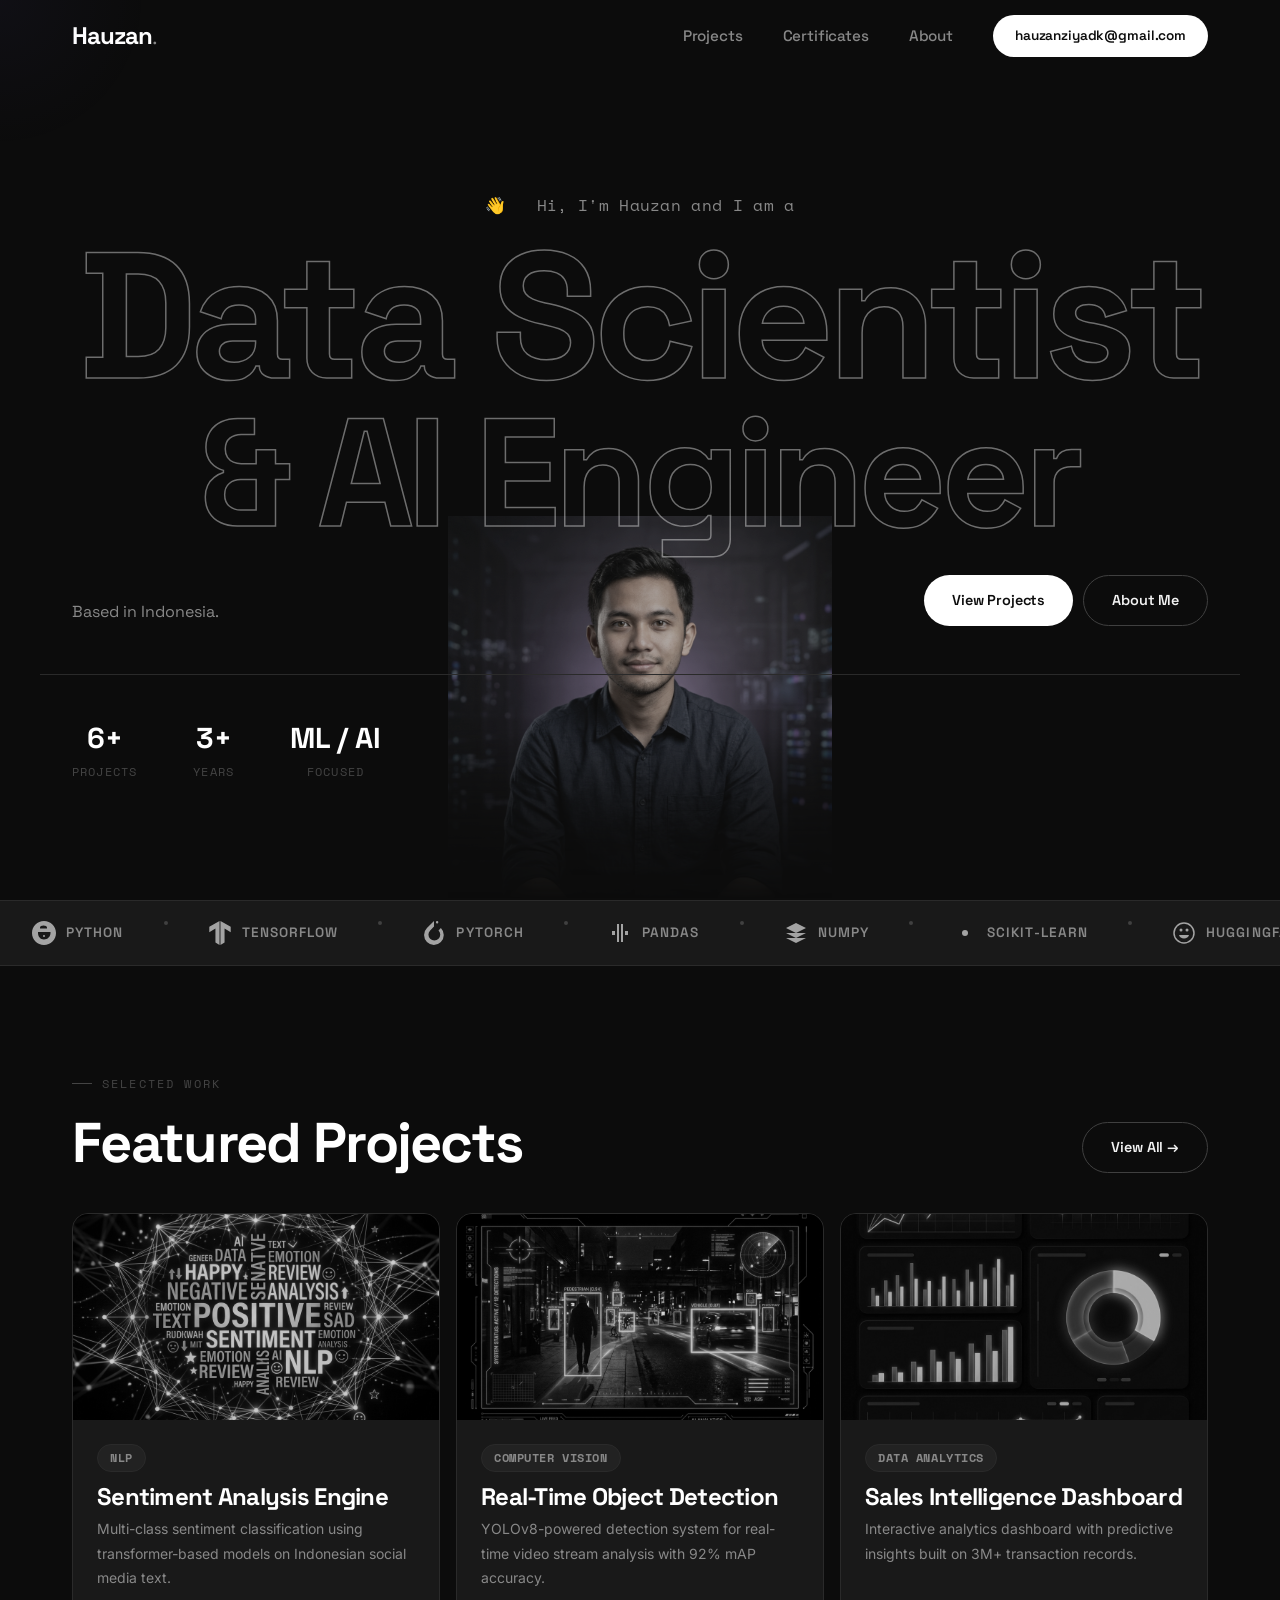
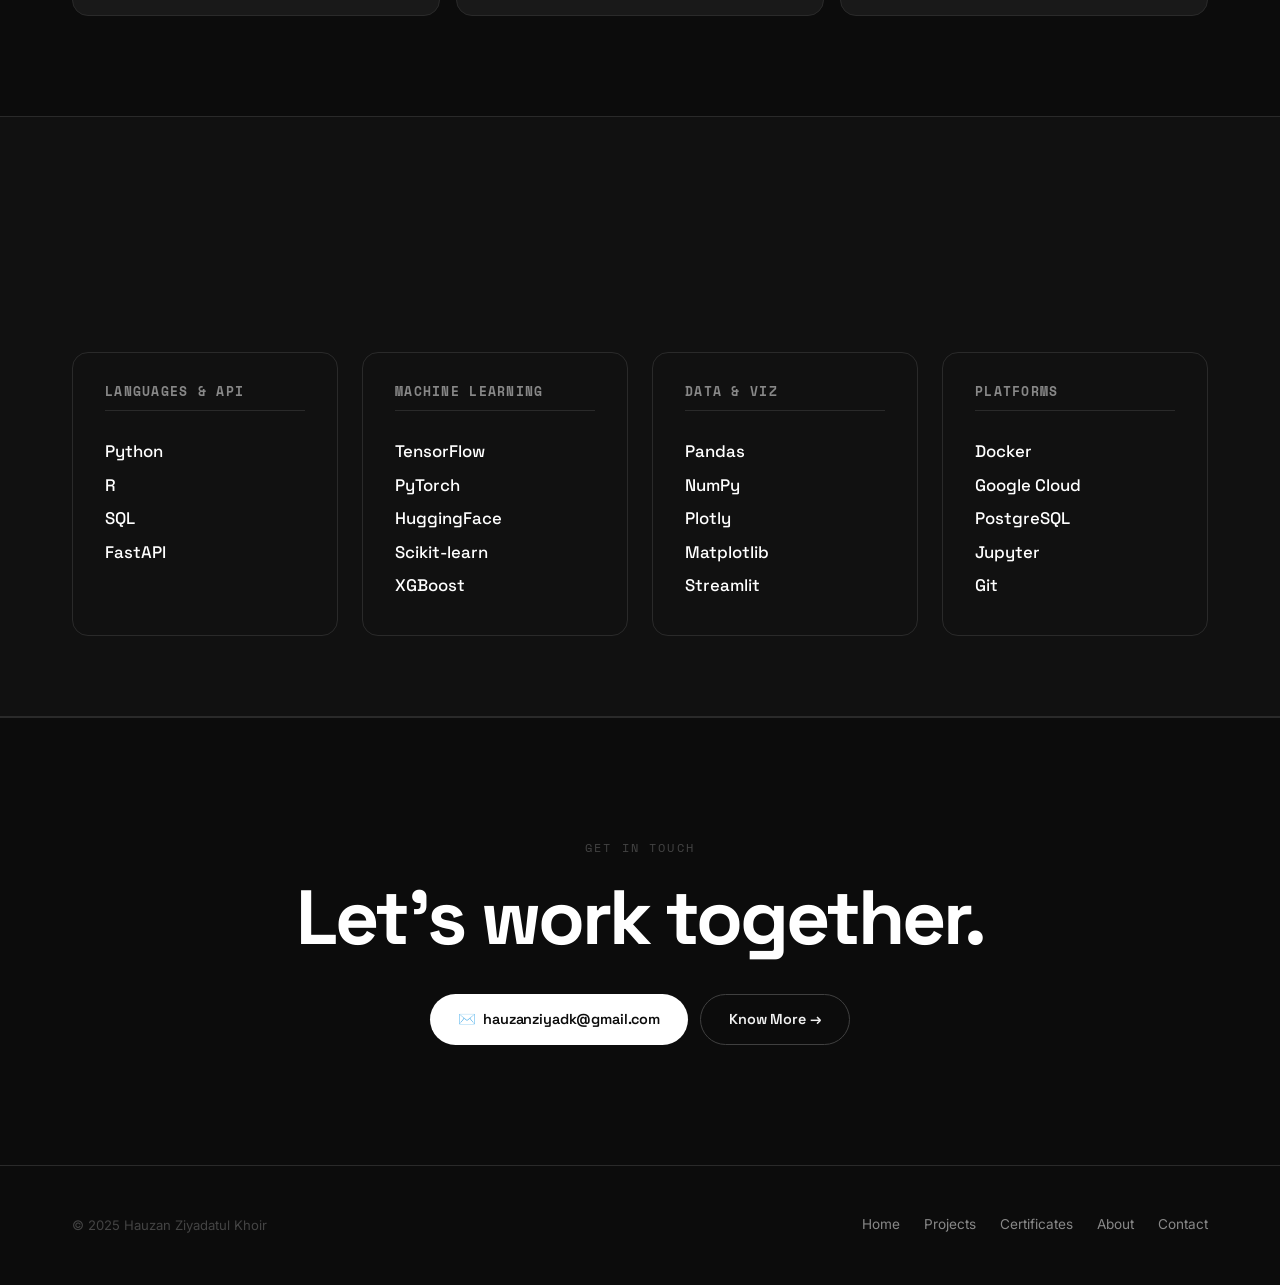
<file: index.html>
<!DOCTYPE html>
<html lang="en">

<head>
  <meta charset="UTF-8" />
  <meta name="viewport" content="width=device-width, initial-scale=1.0" />
  <title>Hauzan Ziyadatul Khoir — Data Scientist & AI Engineer</title>
  <meta name="description"
    content="Portfolio of Hauzan Ziyadatul Khoir, a Data Scientist and AI Engineer specializing in machine learning, NLP, computer vision, and data analytics." />
  <link rel="stylesheet" href="style.css" />
  <link rel="icon"
    href="data:image/svg+xml,<svg xmlns='http://www.w3.org/2000/svg' viewBox='0 0 100 100'><text y='.9em' font-size='90'>⬛</text></svg>" />
  <style>
    /* ═══════════════════════════════════════════
       HERO — centered layout like bazil.fr
    ═══════════════════════════════════════════ */
    .hero {
      min-height: 100vh;
      padding-top: var(--nav-h);
      display: flex;
      flex-direction: column;
      align-items: center;
      justify-content: center;
      text-align: center;
      position: relative;
      overflow: hidden;
    }

    /* Greeting line */
    .hero-greeting {
      font-family: var(--font-mono);
      font-size: 1rem;
      color: var(--text-muted);
      margin-bottom: 12px;
      letter-spacing: 0.02em;
    }

    /* The big title — full viewport width */
    .hero-title {
      width: 100%;
      line-height: 0.95;
      margin-bottom: 0;
      position: relative;
      z-index: 2;
    }

    .hero-title .line-solid,
    .hero-title .line-outline {
      display: block;
      font-weight: 700;
      letter-spacing: -0.04em;
      color: transparent;
      -webkit-text-stroke: 1.5px rgba(255, 255, 255, 0.4);
      transition: all 0.4s cubic-bezier(0.4, 0, 0.2, 1);
      cursor: default;
    }

    .hero-title .line-solid {
      font-size: clamp(5rem, 14vw, 12rem);
    }

    .hero-title .line-outline {
      font-size: clamp(4rem, 12vw, 10.5rem);
    }

    .hero-title .line-solid:hover,
    .hero-title .line-outline:hover {
      color: var(--white);
      -webkit-text-stroke: 1.5px transparent;
    }

    /* Photo — sits behind the typography */
    .hero-photo {
      position: absolute;
      bottom: 0;
      left: 50%;
      transform: translateX(-50%);
      width: clamp(240px, 30vw, 400px);
      z-index: 1;
      pointer-events: none;
    }

    .hero-photo img {
      width: 100%;
      display: block;
      mask-image: linear-gradient(to top, transparent 0%, rgba(0, 0, 0, 0.2) 15%, black 45%);
      -webkit-mask-image: linear-gradient(to top, transparent 0%, rgba(0, 0, 0, 0.2) 15%, black 45%);
      filter: grayscale(60%) contrast(0.9);
      opacity: 0.75;
    }

    /* Sub-row: location left, CTA buttons right */
    .hero-sub {
      width: 100%;
      max-width: 1200px;
      padding: 0 32px;
      display: flex;
      align-items: flex-end;
      justify-content: space-between;
      margin-top: 28px;
      position: relative;
      z-index: 3;
    }

    .hero-location {
      font-family: var(--font-display);
      font-size: 1rem;
      color: var(--text-muted);
      font-weight: 400;
      text-align: left;
    }

    .hero-ctas {
      display: flex;
      gap: 10px;
    }

    /* Stats bar at bottom */
    .hero-stats {
      display: flex;
      gap: 56px;
      margin-top: 48px;
      padding-top: 40px;
      border-top: 1px solid var(--border);
      width: 100%;
      max-width: 1200px;
      padding-left: 32px;
      padding-right: 32px;
      justify-content: flex-start;
      position: relative;
      z-index: 3;
    }

    .stat-num {
      font-family: var(--font-display);
      font-size: 1.8rem;
      font-weight: 700;
      color: var(--white);
    }

    .stat-label {
      font-family: var(--font-mono);
      font-size: 0.72rem;
      color: var(--text-dim);
      margin-top: 2px;
      text-transform: uppercase;
      letter-spacing: 0.1em;
    }

    /* ═══ Featured Projects ═══ */
    .featured-grid {
      display: grid;
      grid-template-columns: repeat(3, 1fr);
      gap: 16px;
    }

    /* ═══ Skills Grid ═══ */
    .skills-group {
      margin-bottom: 36px;
    }

    .skills-group-label {
      font-family: var(--font-mono);
      font-size: 0.7rem;
      color: var(--text-dim);
      text-transform: uppercase;
      letter-spacing: 0.15em;
      margin-bottom: 12px;
    }

    .skills-flex {
      display: flex;
      flex-wrap: wrap;
      gap: 8px;
    }

    /* ═══ CTA Section ═══ */
    .cta-section {
      text-align: center;
      padding: 120px 0;
      border-top: 1px solid var(--border);
    }

    .cta-label {
      font-family: var(--font-mono);
      font-size: 0.75rem;
      color: var(--text-dim);
      letter-spacing: 0.18em;
      text-transform: uppercase;
      margin-bottom: 20px;
      display: block;
    }

    .cta-title {
      font-size: clamp(2.5rem, 6vw, 5rem);
      font-weight: 700;
      color: var(--white);
      letter-spacing: -0.04em;
      margin-bottom: 36px;
      line-height: 1.05;
    }

    /* ═══ Responsive ═══ */
    @media (max-width: 768px) {
      .hero-title .line-solid {
        font-size: clamp(3rem, 15vw, 6rem);
      }

      .hero-title .line-outline {
        font-size: clamp(2.5rem, 13vw, 5rem);
      }

      .hero-sub {
        flex-direction: column;
        align-items: center;
        gap: 20px;
      }

      .hero-location {
        text-align: center;
      }

      .hero-stats {
        gap: 28px;
        flex-wrap: wrap;
        justify-content: center;
      }

      .hero-photo {
        width: 70vw;
      }

      .featured-grid {
        grid-template-columns: 1fr;
      }
    }
  </style>
</head>

<body class="page-enter">

  <!-- ─── Navbar ─── -->
  <nav class="navbar" id="navbar">
    <div class="navbar-inner">
      <a href="index.html" class="logo">Hauzan<span>.</span></a>
      <div class="nav-links" id="navLinks">
        <a href="projects.html" class="nav-link">Projects</a>
        <a href="certificates.html" class="nav-link">Certificates</a>
        <a href="about.html" class="nav-link">About</a>
        <a href="mailto:hauzanziyadk@gmail.com" class="btn btn-email">hauzanziyadk@gmail.com</a>
      </div>
      <button class="hamburger" id="hamburger" aria-label="Menu">
        <span></span><span></span><span></span>
      </button>
    </div>
  </nav>

  <!-- ════════════════════════════════════════════
       HERO — Centered, photo behind text
  ════════════════════════════════════════════ -->
  <section class="hero">

    <!-- Greeting -->
    <p class="hero-greeting reveal">👋 &nbsp; Hi, I'm Hauzan and I am a</p>

    <!-- Big title — sits over the photo -->
    <h1 class="hero-title reveal">
      <span class="line-solid">Data Scientist</span>
      <span class="line-outline">&amp; AI Engineer</span>
    </h1>

    <!-- Photo behind text -->
    <div class="hero-photo">
      <img src="assets/images/profile.png" alt="Hauzan Ziyadatul Khoir" />
    </div>

    <!-- Location + CTAs row -->
    <div class="hero-sub reveal">
      <p class="hero-location">Based in Indonesia.</p>
      <div class="hero-ctas">
        <a href="projects.html" class="btn btn-primary">View Projects</a>
        <a href="about.html" class="btn btn-outline">About Me</a>
      </div>
    </div>

    <!-- Stats -->
    <div class="hero-stats reveal">
      <div>
        <div class="stat-num">6+</div>
        <div class="stat-label">Projects</div>
      </div>
      <div>
        <div class="stat-num">3+</div>
        <div class="stat-label">Years</div>
      </div>
      <div>
        <div class="stat-num">ML / AI</div>
        <div class="stat-label">Focused</div>
      </div>
    </div>
  </section>

  <!-- ══════════════════════════════════════
       TECH MARQUEE — logos + text, white
  ══════════════════════════════════════ -->
  <div class="tech-marquee">
    <div class="tech-track" id="techTrack">
      <!-- Using SVG inline logos (white) for common DS/AI tech -->
      <div class="tech-item">
        <svg class="tech-logo" viewBox="0 0 24 24" fill="white">
          <path
            d="M12 0C5.373 0 0 5.373 0 12s5.373 12 12 12 12-5.373 12-12S18.627 0 12 0zm-.5 4.5c1.984 0 3.5.896 3.5 2v1h-7v-1c0-1.104 1.516-2 3.5-2zm-6 6.5h13v1c0 3.59-2.91 6.5-6.5 6.5S6 15.59 6 12v-1zm6.5 5a1 1 0 100-2 1 1 0 000 2z" />
        </svg>
        <span class="tech-name">Python</span>
      </div>
      <span class="tech-sep"></span>
      <div class="tech-item">
        <svg class="tech-logo" viewBox="0 0 24 24" fill="white">
          <path
            d="M1.292 5.856L11.54 0v24l-4.095-2.378V7.603l-6.168 3.564.015-5.31zM12.46 0l10.248 5.856.015 5.31-6.168-3.564v14.02L12.46 24V0z" />
        </svg>
        <span class="tech-name">TensorFlow</span>
      </div>
      <span class="tech-sep"></span>
      <div class="tech-item">
        <svg class="tech-logo" viewBox="0 0 24 24" fill="white">
          <path
            d="M12.005 0L4.952 7.053a9.865 9.865 0 000 13.942 9.866 9.866 0 0013.942 0 9.866 9.866 0 000-13.942L16.53 9.418a5.922 5.922 0 010 8.365 5.924 5.924 0 01-8.366 0 5.922 5.922 0 010-8.365l3.84-3.84zM15.121 0a1.207 1.207 0 110 2.414 1.207 1.207 0 010-2.414z" />
        </svg>
        <span class="tech-name">PyTorch</span>
      </div>
      <span class="tech-sep"></span>
      <div class="tech-item">
        <svg class="tech-logo" viewBox="0 0 24 24" fill="white">
          <path d="M9 3h2v18H9zm4 0h2v18h-2zM4 10h3v2H4zm13 0h3v2h-3zM4 12h3v2H4zm13 0h3v2h-3z" />
        </svg>
        <span class="tech-name">Pandas</span>
      </div>
      <span class="tech-sep"></span>
      <div class="tech-item">
        <svg class="tech-logo" viewBox="0 0 24 24" fill="white">
          <path d="M12 2L2 7l10 5 10-5-10-5zM2 17l10 5 10-5M2 12l10 5 10-5" />
        </svg>
        <span class="tech-name">NumPy</span>
      </div>
      <span class="tech-sep"></span>
      <div class="tech-item">
        <svg class="tech-logo" viewBox="0 0 24 24" fill="white">
          <circle cx="12" cy="12" r="3" />
          <path
            d="M12 2v3M12 19v3M2 12h3M19 12h3M4.22 4.22l2.12 2.12M17.66 17.66l2.12 2.12M4.22 19.78l2.12-2.12M17.66 6.34l2.12-2.12" />
        </svg>
        <span class="tech-name">Scikit-learn</span>
      </div>
      <span class="tech-sep"></span>
      <div class="tech-item">
        <svg class="tech-logo" viewBox="0 0 24 24" fill="white">
          <circle cx="9" cy="9" r="1.5" />
          <circle cx="15" cy="9" r="1.5" />
          <path d="M12 17.5c-2.5 0-4.5-1.5-5-3.5h10c-.5 2-2.5 3.5-5 3.5z" />
          <circle cx="12" cy="12" r="10" fill="none" stroke="white" stroke-width="1.5" />
        </svg>
        <span class="tech-name">HuggingFace</span>
      </div>
      <span class="tech-sep"></span>
      <div class="tech-item">
        <svg class="tech-logo" viewBox="0 0 24 24" fill="white">
          <path
            d="M13.5 6.5h2v2h-2zM10.5 6.5h2v2h-2zM7.5 6.5h2v2h-2zM13.5 9.5h2v2h-2zM10.5 9.5h2v2h-2zM7.5 9.5h2v2h-2zM4.5 9.5h2v2h-2zM16.5 9.5h2v2h-2zM23 11.5c-.7-.4-1.6-.5-2.5-.3-.2-1-1-1.8-2-2.2v-.5h-2v2h-14s-.5 2.5 1 4c.8.8 2 1.2 3 1.3l-.4.2c-.6.3-1.1.9-1.1 1.8 0 1.1.9 2 2 2s2-.9 2-2c0-.2 0-.3-.1-.5H14c0 .2-.1.3-.1.5 0 1.1.9 2 2 2s2-.9 2-2c0-.9-.5-1.6-1.2-1.9l-.3-.1c1.1-.1 2.2-.5 3-1.3.9-.9 1.2-2 1.2-2.9l.1-.1h.1c.5 0 .9-.1 1.2-.2z" />
        </svg>
        <span class="tech-name">Docker</span>
      </div>
      <span class="tech-sep"></span>
      <div class="tech-item">
        <svg class="tech-logo" viewBox="0 0 24 24" fill="white">
          <ellipse cx="12" cy="6" rx="8" ry="3" />
          <path d="M4 6v4c0 1.66 3.58 3 8 3s8-1.34 8-3V6M4 10v4c0 1.66 3.58 3 8 3s8-1.34 8-3v-4" />
        </svg>
        <span class="tech-name">SQL</span>
      </div>
      <span class="tech-sep"></span>
      <!-- Duplicate for seamless loop -->
      <div class="tech-item">
        <svg class="tech-logo" viewBox="0 0 24 24" fill="white">
          <path
            d="M12 0C5.373 0 0 5.373 0 12s5.373 12 12 12 12-5.373 12-12S18.627 0 12 0zm-.5 4.5c1.984 0 3.5.896 3.5 2v1h-7v-1c0-1.104 1.516-2 3.5-2zm-6 6.5h13v1c0 3.59-2.91 6.5-6.5 6.5S6 15.59 6 12v-1zm6.5 5a1 1 0 100-2 1 1 0 000 2z" />
        </svg>
        <span class="tech-name">Python</span>
      </div>
      <span class="tech-sep"></span>
      <div class="tech-item">
        <svg class="tech-logo" viewBox="0 0 24 24" fill="white">
          <path
            d="M1.292 5.856L11.54 0v24l-4.095-2.378V7.603l-6.168 3.564.015-5.31zM12.46 0l10.248 5.856.015 5.31-6.168-3.564v14.02L12.46 24V0z" />
        </svg>
        <span class="tech-name">TensorFlow</span>
      </div>
      <span class="tech-sep"></span>
      <div class="tech-item">
        <svg class="tech-logo" viewBox="0 0 24 24" fill="white">
          <path
            d="M12.005 0L4.952 7.053a9.865 9.865 0 000 13.942 9.866 9.866 0 0013.942 0 9.866 9.866 0 000-13.942L16.53 9.418a5.922 5.922 0 010 8.365 5.924 5.924 0 01-8.366 0 5.922 5.922 0 010-8.365l3.84-3.84zM15.121 0a1.207 1.207 0 110 2.414 1.207 1.207 0 010-2.414z" />
        </svg>
        <span class="tech-name">PyTorch</span>
      </div>
      <span class="tech-sep"></span>
      <div class="tech-item">
        <svg class="tech-logo" viewBox="0 0 24 24" fill="white">
          <path d="M9 3h2v18H9zm4 0h2v18h-2zM4 10h3v2H4zm13 0h3v2h-3zM4 12h3v2H4zm13 0h3v2h-3z" />
        </svg>
        <span class="tech-name">Pandas</span>
      </div>
      <span class="tech-sep"></span>
      <div class="tech-item">
        <svg class="tech-logo" viewBox="0 0 24 24" fill="white">
          <path d="M12 2L2 7l10 5 10-5-10-5zM2 17l10 5 10-5M2 12l10 5 10-5" />
        </svg>
        <span class="tech-name">NumPy</span>
      </div>
      <span class="tech-sep"></span>
      <div class="tech-item">
        <svg class="tech-logo" viewBox="0 0 24 24" fill="white">
          <circle cx="12" cy="12" r="3" />
          <path
            d="M12 2v3M12 19v3M2 12h3M19 12h3M4.22 4.22l2.12 2.12M17.66 17.66l2.12 2.12M4.22 19.78l2.12-2.12M17.66 6.34l2.12-2.12" />
        </svg>
        <span class="tech-name">Scikit-learn</span>
      </div>
      <span class="tech-sep"></span>
      <div class="tech-item">
        <svg class="tech-logo" viewBox="0 0 24 24" fill="white">
          <circle cx="9" cy="9" r="1.5" />
          <circle cx="15" cy="9" r="1.5" />
          <path d="M12 17.5c-2.5 0-4.5-1.5-5-3.5h10c-.5 2-2.5 3.5-5 3.5z" />
          <circle cx="12" cy="12" r="10" fill="none" stroke="white" stroke-width="1.5" />
        </svg>
        <span class="tech-name">HuggingFace</span>
      </div>
      <span class="tech-sep"></span>
      <div class="tech-item">
        <svg class="tech-logo" viewBox="0 0 24 24" fill="white">
          <path
            d="M13.5 6.5h2v2h-2zM10.5 6.5h2v2h-2zM7.5 6.5h2v2h-2zM13.5 9.5h2v2h-2zM10.5 9.5h2v2h-2zM7.5 9.5h2v2h-2zM4.5 9.5h2v2h-2zM16.5 9.5h2v2h-2zM23 11.5c-.7-.4-1.6-.5-2.5-.3-.2-1-1-1.8-2-2.2v-.5h-2v2h-14s-.5 2.5 1 4c.8.8 2 1.2 3 1.3l-.4.2c-.6.3-1.1.9-1.1 1.8 0 1.1.9 2 2 2s2-.9 2-2c0-.2 0-.3-.1-.5H14c0 .2-.1.3-.1.5 0 1.1.9 2 2 2s2-.9 2-2c0-.9-.5-1.6-1.2-1.9l-.3-.1c1.1-.1 2.2-.5 3-1.3.9-.9 1.2-2 1.2-2.9l.1-.1h.1c.5 0 .9-.1 1.2-.2z" />
        </svg>
        <span class="tech-name">Docker</span>
      </div>
      <span class="tech-sep"></span>
      <div class="tech-item">
        <svg class="tech-logo" viewBox="0 0 24 24" fill="white">
          <ellipse cx="12" cy="6" rx="8" ry="3" />
          <path d="M4 6v4c0 1.66 3.58 3 8 3s8-1.34 8-3V6M4 10v4c0 1.66 3.58 3 8 3s8-1.34 8-3v-4" />
        </svg>
        <span class="tech-name">SQL</span>
      </div>
    </div>
  </div>

  <!-- ─── Featured Projects ─── -->
  <section class="section">
    <div class="container">
      <div style="display:flex; align-items:flex-end; justify-content:space-between; margin-bottom: 40px;">
        <div>
          <p class="section-label reveal">Selected Work</p>
          <h2 class="reveal" style="color: var(--white);">Featured Projects</h2>
        </div>
        <a href="projects.html" class="btn btn-outline reveal" style="flex-shrink:0;">View All →</a>
      </div>

      <div class="featured-grid">
        <a href="projects.html" class="card reveal reveal-delay-1">
          <img src="assets/images/project-nlp.png" alt="NLP Sentiment" class="card-img" />
          <div class="card-body">
            <span class="card-tag">NLP</span>
            <h3 style="margin-bottom:8px; color: var(--white);">Sentiment Analysis Engine</h3>
            <p style="font-size:0.875rem;">Multi-class sentiment classification using transformer-based models on
              Indonesian social media text.</p>
          </div>
        </a>
        <a href="projects.html" class="card reveal reveal-delay-2">
          <img src="assets/images/project-cv.png" alt="Computer Vision" class="card-img" />
          <div class="card-body">
            <span class="card-tag">Computer Vision</span>
            <h3 style="margin-bottom:8px; color: var(--white);">Real-Time Object Detection</h3>
            <p style="font-size:0.875rem;">YOLOv8-powered detection system for real-time video stream analysis with 92%
              mAP accuracy.</p>
          </div>
        </a>
        <a href="projects.html" class="card reveal reveal-delay-3">
          <img src="assets/images/project-dashboard.png" alt="Dashboard" class="card-img" />
          <div class="card-body">
            <span class="card-tag">Data Analytics</span>
            <h3 style="margin-bottom:8px; color: var(--white);">Sales Intelligence Dashboard</h3>
            <p style="font-size:0.875rem;">Interactive analytics dashboard with predictive insights built on 3M+
              transaction records.</p>
          </div>
        </a>
      </div>
    </div>
  </section>

  <!-- ─── Skills ─── -->
  <section
    style="background: var(--bg-2); border-top: 1px solid var(--border); border-bottom: 1px solid var(--border); padding: 80px 0;">
    <div class="container">
      <p class="section-label reveal">Tech Stack</p>
      <h2 class="reveal" style="color: var(--white); margin-bottom: 48px;">Tools I Work With</h2>

      <div
        style="display: grid; grid-template-columns: repeat(auto-fit, minmax(220px, 1fr)); gap: 24px; margin-top: 32px;">
        <!-- Card 1 -->
        <div class="card reveal" style="padding: 32px; background: transparent;">
          <h3
            style="font-family: var(--font-mono); font-size: 0.8rem; letter-spacing: 0.1em; text-transform: uppercase; margin-bottom: 24px; color: var(--text-muted); border-bottom: 1px solid var(--border); padding-bottom: 12px;">
            Languages &amp; API</h3>
          <ul
            style="list-style: none; padding: 0; margin: 0; color: var(--white); font-family: var(--font-display); font-size: 1.05rem; line-height: 2; font-weight: 500;">
            <li>Python</li>
            <li>R</li>
            <li>SQL</li>
            <li>FastAPI</li>
          </ul>
        </div>

        <!-- Card 2 -->
        <div class="card reveal reveal-delay-1" style="padding: 32px; background: transparent;">
          <h3
            style="font-family: var(--font-mono); font-size: 0.8rem; letter-spacing: 0.1em; text-transform: uppercase; margin-bottom: 24px; color: var(--text-muted); border-bottom: 1px solid var(--border); padding-bottom: 12px;">
            Machine Learning</h3>
          <ul
            style="list-style: none; padding: 0; margin: 0; color: var(--white); font-family: var(--font-display); font-size: 1.05rem; line-height: 2; font-weight: 500;">
            <li>TensorFlow</li>
            <li>PyTorch</li>
            <li>HuggingFace</li>
            <li>Scikit-learn</li>
            <li>XGBoost</li>
          </ul>
        </div>

        <!-- Card 3 -->
        <div class="card reveal reveal-delay-2" style="padding: 32px; background: transparent;">
          <h3
            style="font-family: var(--font-mono); font-size: 0.8rem; letter-spacing: 0.1em; text-transform: uppercase; margin-bottom: 24px; color: var(--text-muted); border-bottom: 1px solid var(--border); padding-bottom: 12px;">
            Data &amp; Viz</h3>
          <ul
            style="list-style: none; padding: 0; margin: 0; color: var(--white); font-family: var(--font-display); font-size: 1.05rem; line-height: 2; font-weight: 500;">
            <li>Pandas</li>
            <li>NumPy</li>
            <li>Plotly</li>
            <li>Matplotlib</li>
            <li>Streamlit</li>
          </ul>
        </div>

        <!-- Card 4 -->
        <div class="card reveal reveal-delay-3" style="padding: 32px; background: transparent;">
          <h3
            style="font-family: var(--font-mono); font-size: 0.8rem; letter-spacing: 0.1em; text-transform: uppercase; margin-bottom: 24px; color: var(--text-muted); border-bottom: 1px solid var(--border); padding-bottom: 12px;">
            Platforms</h3>
          <ul
            style="list-style: none; padding: 0; margin: 0; color: var(--white); font-family: var(--font-display); font-size: 1.05rem; line-height: 2; font-weight: 500;">
            <li>Docker</li>
            <li>Google Cloud</li>
            <li>PostgreSQL</li>
            <li>Jupyter</li>
            <li>Git</li>
          </ul>
        </div>
      </div>
    </div>
  </section>

  <!-- ─── CTA ─── -->
  <div class="cta-section">
    <div class="container">
      <span class="cta-label reveal">Get In Touch</span>
      <h2 class="cta-title reveal">Let's work together.</h2>
      <div class="reveal" style="display:flex; gap:12px; justify-content:center; flex-wrap:wrap;">
        <a href="mailto:hauzanziyadk@gmail.com" class="btn btn-primary">✉️ &nbsp;hauzanziyadk@gmail.com</a>
        <a href="about.html" class="btn btn-outline">Know More →</a>
      </div>
    </div>
  </div>

  <!-- ─── Footer ─── -->
  <footer class="footer">
    <div class="container">
      <div class="footer-inner">
        <p>© 2025 Hauzan Ziyadatul Khoir</p>
        <div class="footer-links">
          <a href="index.html" class="footer-link">Home</a>
          <a href="projects.html" class="footer-link">Projects</a>
          <a href="certificates.html" class="footer-link">Certificates</a>
          <a href="about.html" class="footer-link">About</a>
          <a href="mailto:hauzanziyadk@gmail.com" class="footer-link">Contact</a>
        </div>
      </div>
    </div>
  </footer>

  <script src="script.js"></script>
</body>

</html>
</file>
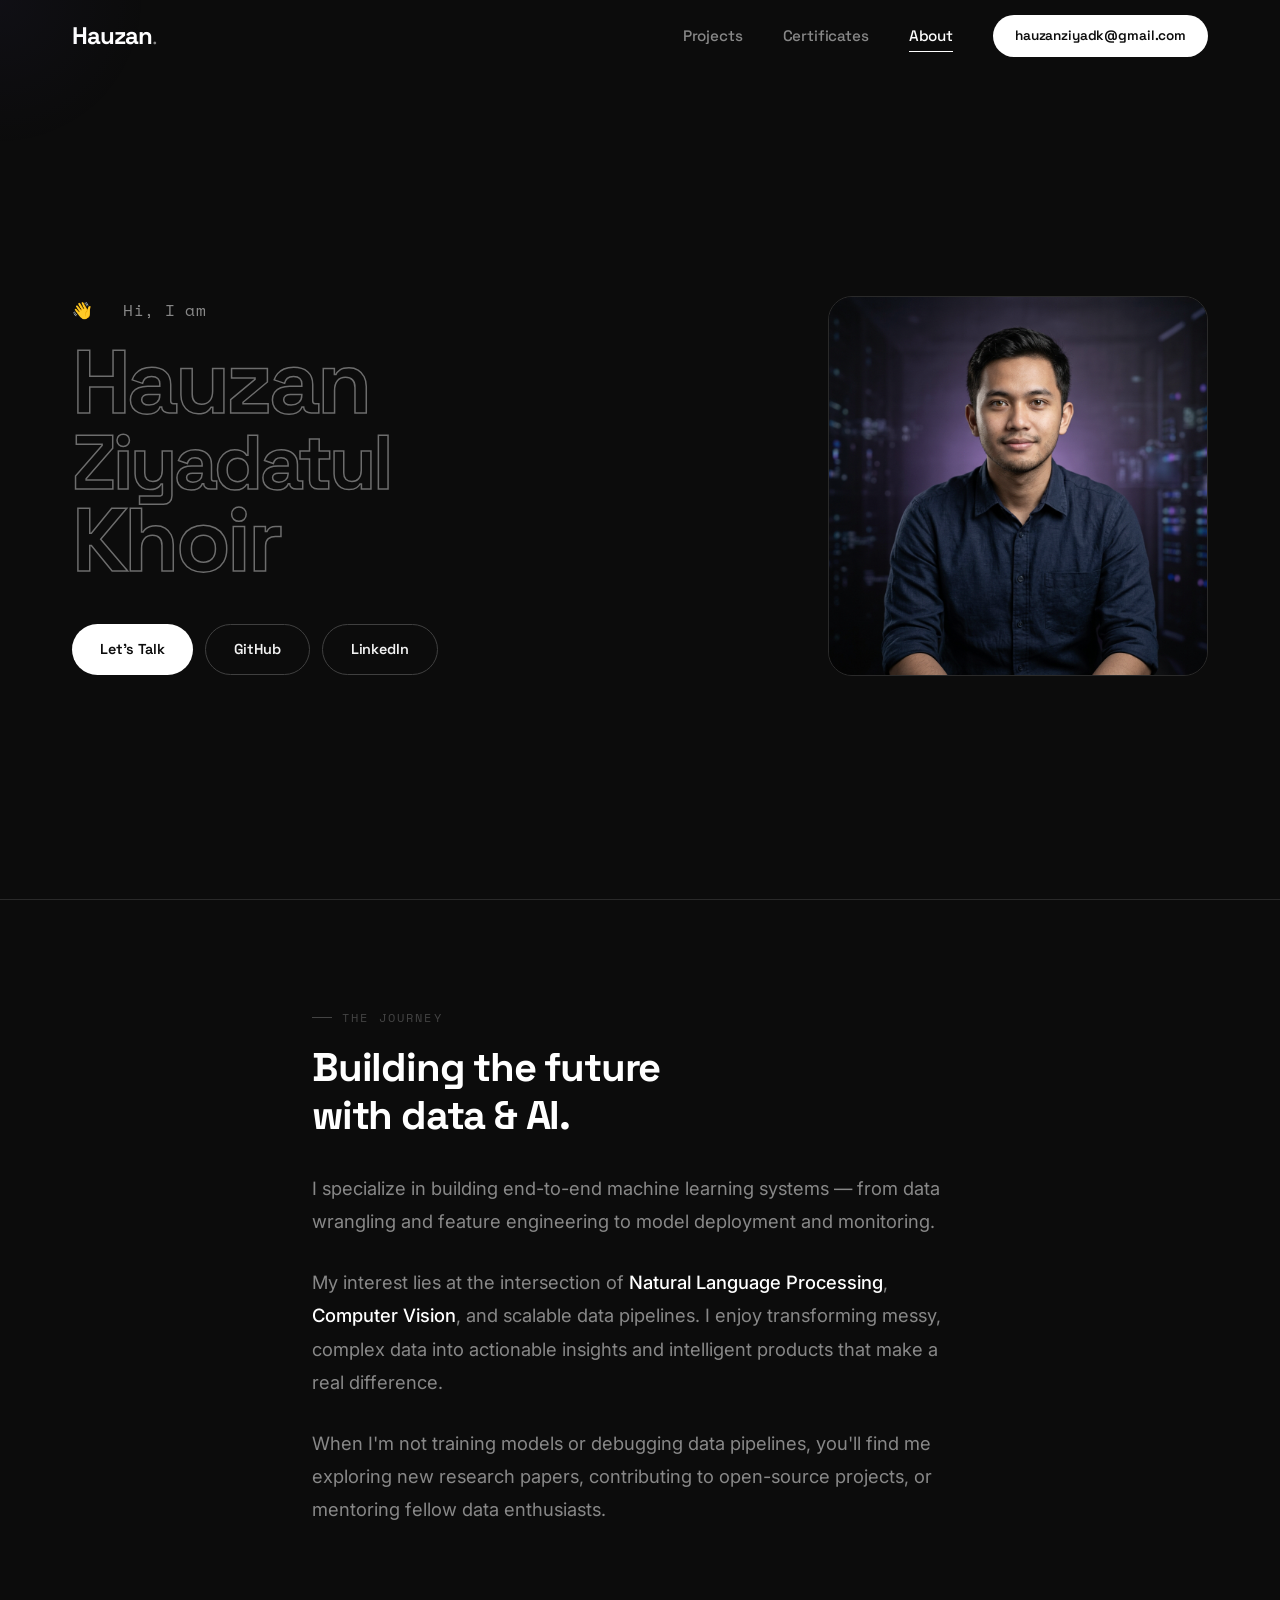
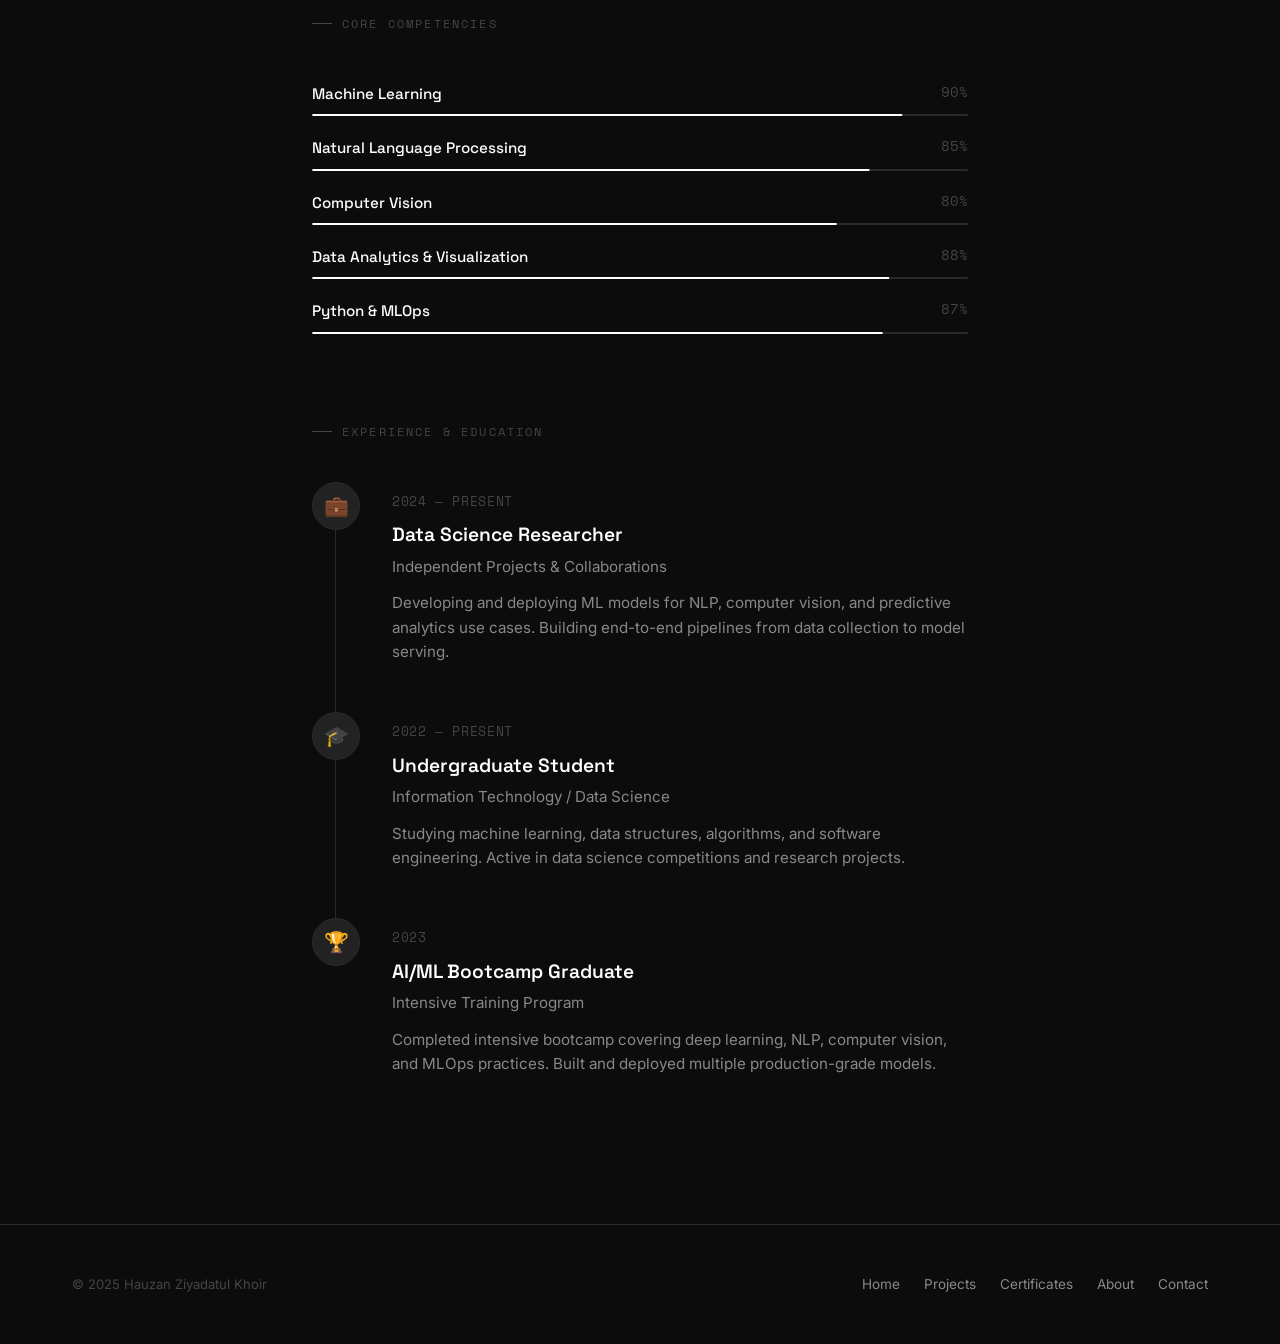
<file: about.html>
<!DOCTYPE html>
<html lang="en">
<head>
  <meta charset="UTF-8" />
  <meta name="viewport" content="width=device-width, initial-scale=1.0" />
  <title>About — Hauzan Ziyadatul Khoir</title>
  <meta name="description" content="Learn more about Hauzan Ziyadatul Khoir, a Data Scientist and AI Engineer passionate about machine learning and intelligent systems." />
  <link rel="stylesheet" href="style.css" />
  <link rel="icon" href="data:image/svg+xml,<svg xmlns='http://www.w3.org/2000/svg' viewBox='0 0 100 100'><text y='.9em' font-size='90'>🤖</text></svg>" />
  <style>
    /* ═══════════════════════════════════════════
       HERO & ABOUT CSS
    ═══════════════════════════════════════════ */
    .hero {
      min-height: 100vh;
      padding-top: var(--nav-h);
      display: flex;
      align-items: center;
      justify-content: center;
      border-bottom: 1px solid var(--border);
    }

    .hero-container {
      width: 100%;
      max-width: 1200px;
      margin: 0 auto;
      padding: 0 32px;
      display: grid;
      grid-template-columns: 1fr 380px;
      align-items: center;
      gap: 64px;
    }

    .hero-content {
      text-align: left;
    }

    .hero-greeting {
      font-family: var(--font-mono);
      font-size: 1rem;
      color: var(--text-muted);
      margin-bottom: 16px;
      letter-spacing: 0.02em;
    }

    .hero-title {
      width: 100%;
      line-height: 0.95;
      margin-bottom: 40px;
      position: relative;
      z-index: 2;
    }

    .hero-title .line-solid,
    .hero-title .line-outline {
      display: block;
      font-weight: 700;
      letter-spacing: -0.04em;
      color: transparent;
      -webkit-text-stroke: 1.5px rgba(255, 255, 255, 0.4);
      transition: all 0.4s cubic-bezier(0.4, 0, 0.2, 1);
      cursor: default;
    }

    .hero-title .line-solid {
      font-size: clamp(3rem, 7vw, 6.5rem);
    }

    .hero-title .line-outline {
      font-size: clamp(2.5rem, 6vw, 5.5rem);
    }

    .hero-title .line-solid:hover,
    .hero-title .line-outline:hover {
      color: var(--white);
      -webkit-text-stroke: 1.5px transparent;
    }

    .hero-photo {
      width: 100%;
      border-radius: var(--radius-xl);
      overflow: hidden;
      border: 1px solid var(--border);
      position: relative;
    }

    .hero-photo img {
      width: 100%;
      display: block;
      filter: grayscale(20%);
    }

    .hero-ctas {
      display: flex;
      gap: 12px;
      flex-wrap: wrap;
      justify-content: flex-start;
    }

    /* ─── Main About Content ─── */
    .about-main {
      max-width: 720px;
      margin: 0 auto;
      padding: 100px 32px;
    }

    .bio-text {
      font-size: 1.15rem;
      line-height: 1.8;
      color: var(--text-muted);
      margin-bottom: 28px;
    }
    .bio-text strong {
      color: var(--white);
      font-weight: 500;
    }

    /* ─── Skills progress ─── */
    .skill-bars { display: flex; flex-direction: column; gap: 20px; margin-top: 24px; }
    .skill-bar-header {
      display: flex;
      justify-content: space-between;
      margin-bottom: 8px;
    }
    .skill-bar-name { font-size: 0.95rem; font-family: var(--font-display); font-weight: 500; color: var(--white); }
    .skill-bar-pct { font-family: var(--font-mono); font-size: 0.85rem; color: var(--text-dim); }
    .skill-bar-track {
      height: 2px;
      background: var(--border);
      border-radius: 2px;
      overflow: hidden;
    }
    .skill-bar-fill {
      height: 100%;
      border-radius: 2px;
      background: var(--white);
      transform: scaleX(0);
      transform-origin: left;
      transition: transform 1.2s cubic-bezier(0.4, 0, 0.2, 1);
    }
    .skill-bar-fill.animated { transform: scaleX(1); }

    /* ─── Timeline ─── */
    .timeline { margin-top: 80px; }
    .timeline-item {
      display: flex;
      gap: 32px;
      padding-bottom: 48px;
      position: relative;
    }
    .timeline-item:not(:last-child)::before {
      content: '';
      position: absolute;
      left: 23px;
      top: 48px;
      bottom: 0;
      width: 1px;
      background: var(--border);
    }
    .timeline-dot {
      flex-shrink: 0;
      width: 48px;
      height: 48px;
      background: var(--surface-2);
      border: 1px solid var(--border);
      border-radius: 50%;
      display: flex;
      align-items: center;
      justify-content: center;
      font-size: 20px;
      position: relative;
      z-index: 1;
    }
    .timeline-content { flex: 1; padding-top: 10px; }
    .timeline-date {
      font-family: var(--font-mono);
      font-size: 0.8rem;
      color: var(--text-dim);
      margin-bottom: 8px;
      letter-spacing: 0.05em;
      text-transform: uppercase;
    }
    .timeline-title {
      font-family: var(--font-display);
      font-size: 1.2rem;
      font-weight: 600;
      color: var(--white);
      margin-bottom: 4px;
    }
    .timeline-org { font-size: 0.95rem; color: var(--text-muted); margin-bottom: 12px; }
    .timeline-desc { font-size: 0.95rem; line-height: 1.6; color: var(--text-muted); }

    @media (max-width: 900px) {
      .hero-container {
        grid-template-columns: 1fr;
        text-align: center;
        gap: 40px;
        padding-top: 40px;
        padding-bottom: 40px;
      }
      .hero-content { text-align: center; }
      .hero-ctas { justify-content: center; }
      .hero-photo { max-width: 400px; margin: 0 auto; }
    }
    @media (max-width: 768px) {
      .hero-title .line-solid { font-size: clamp(3.5rem, 15vw, 5rem); }
      .hero-title .line-outline { font-size: clamp(3rem, 13vw, 4.5rem); }
      .timeline-item { gap: 20px; }
      .timeline-item:not(:last-child)::before { left: 19px; top: 40px; }
      .timeline-dot { width: 40px; height: 40px; font-size: 16px; }
    }
  </style>
</head>
<body class="page-enter">

  <!-- ─── Navbar ─── -->
  <nav class="navbar" id="navbar">
    <div class="navbar-inner">
      <a href="index.html" class="logo">Hauzan<span>.</span></a>
      <div class="nav-links" id="navLinks">
        <a href="projects.html" class="nav-link">Projects</a>
        <a href="certificates.html" class="nav-link">Certificates</a>
        <a href="about.html" class="nav-link active">About</a>
        <a href="mailto:hauzanziyadk@gmail.com" class="btn btn-email">hauzanziyadk@gmail.com</a>
      </div>
      <button class="hamburger" id="hamburger" aria-label="Menu">
        <span></span><span></span><span></span>
      </button>
    </div>
  </nav>

  <!-- ─── Hero ─── -->
  <section class="hero">
    <div class="hero-container">
      
      <!-- Left text content -->
      <div class="hero-content">
        <p class="hero-greeting reveal">👋 &nbsp; Hi, I am</p>

        <h1 class="hero-title reveal">
          <span class="line-solid">Hauzan</span>
          <span class="line-outline">Ziyadatul</span>
          <span class="line-solid">Khoir</span>
        </h1>

        <div class="hero-ctas reveal">
          <a href="mailto:hauzanziyadk@gmail.com" class="btn btn-primary">Let's Talk</a>
          <a href="https://github.com/" target="_blank" rel="noopener" class="btn btn-outline">GitHub</a>
          <a href="https://linkedin.com/" target="_blank" rel="noopener" class="btn btn-outline">LinkedIn</a>
        </div>
      </div>

      <!-- Right photo -->
      <div class="hero-photo reveal">
        <img src="assets/images/profile.png" alt="Hauzan Ziyadatul Khoir" />
      </div>

    </div>
  </section>

  <!-- ─── Main Content ─── -->
  <main class="about-main">
    
    <div class="reveal">
      <p class="section-label" style="margin-bottom: 16px;">The Journey</p>
      <h2 style="font-size: clamp(2rem, 5vw, 2.5rem); margin-bottom: 32px; color: var(--white); line-height: 1.2;">
        Building the future<br/>with data & AI.
      </h2>
      <p class="bio-text">
        I specialize in building end-to-end machine learning systems — from data wrangling and feature engineering to model deployment and monitoring.
      </p>
      <p class="bio-text">
        My interest lies at the intersection of <strong>Natural Language Processing</strong>, <strong>Computer Vision</strong>, and scalable data pipelines. I enjoy transforming messy, complex data into actionable insights and intelligent products that make a real difference.
      </p>
      <p class="bio-text">
        When I'm not training models or debugging data pipelines, you'll find me exploring new research papers, contributing to open-source projects, or mentoring fellow data enthusiasts.
      </p>
    </div>

    <!-- Core skills -->
    <div class="reveal" style="margin-top: 80px;">
      <p class="section-label" style="margin-bottom: 24px;">Core Competencies</p>
      <div class="skill-bars" id="skillBars">
        <div class="skill-bar-item">
          <div class="skill-bar-header">
            <span class="skill-bar-name">Machine Learning</span>
            <span class="skill-bar-pct">90%</span>
          </div>
          <div class="skill-bar-track"><div class="skill-bar-fill" style="--pct: 0.9" data-pct="0.9"></div></div>
        </div>
        <div class="skill-bar-item">
          <div class="skill-bar-header">
            <span class="skill-bar-name">Natural Language Processing</span>
            <span class="skill-bar-pct">85%</span>
          </div>
          <div class="skill-bar-track"><div class="skill-bar-fill" data-pct="0.85"></div></div>
        </div>
        <div class="skill-bar-item">
          <div class="skill-bar-header">
            <span class="skill-bar-name">Computer Vision</span>
            <span class="skill-bar-pct">80%</span>
          </div>
          <div class="skill-bar-track"><div class="skill-bar-fill" data-pct="0.8"></div></div>
        </div>
        <div class="skill-bar-item">
          <div class="skill-bar-header">
            <span class="skill-bar-name">Data Analytics & Visualization</span>
            <span class="skill-bar-pct">88%</span>
          </div>
          <div class="skill-bar-track"><div class="skill-bar-fill" data-pct="0.88"></div></div>
        </div>
        <div class="skill-bar-item">
          <div class="skill-bar-header">
            <span class="skill-bar-name">Python & MLOps</span>
            <span class="skill-bar-pct">87%</span>
          </div>
          <div class="skill-bar-track"><div class="skill-bar-fill" data-pct="0.87"></div></div>
        </div>
      </div>
    </div>

    <!-- Experience timeline -->
    <div class="timeline reveal">
      <p class="section-label" style="margin-bottom: 40px;">Experience & Education</p>

      <div class="timeline-item">
        <div class="timeline-dot">💼</div>
        <div class="timeline-content">
          <div class="timeline-date">2024 — Present</div>
          <div class="timeline-title">Data Science Researcher</div>
          <div class="timeline-org">Independent Projects & Collaborations</div>
          <p class="timeline-desc">Developing and deploying ML models for NLP, computer vision, and predictive analytics use cases. Building end-to-end pipelines from data collection to model serving.</p>
        </div>
      </div>

      <div class="timeline-item">
        <div class="timeline-dot">🎓</div>
        <div class="timeline-content">
          <div class="timeline-date">2022 — Present</div>
          <div class="timeline-title">Undergraduate Student</div>
          <div class="timeline-org">Information Technology / Data Science</div>
          <p class="timeline-desc">Studying machine learning, data structures, algorithms, and software engineering. Active in data science competitions and research projects.</p>
        </div>
      </div>

      <div class="timeline-item">
        <div class="timeline-dot">🏆</div>
        <div class="timeline-content">
          <div class="timeline-date">2023</div>
          <div class="timeline-title">AI/ML Bootcamp Graduate</div>
          <div class="timeline-org">Intensive Training Program</div>
          <p class="timeline-desc">Completed intensive bootcamp covering deep learning, NLP, computer vision, and MLOps practices. Built and deployed multiple production-grade models.</p>
        </div>
      </div>
    </div>
  </main>

  <!-- ─── Footer ─── -->
  <footer class="footer">
    <div class="container">
      <div class="footer-inner">
        <p>© 2025 Hauzan Ziyadatul Khoir</p>
        <div class="footer-links">
          <a href="index.html" class="footer-link">Home</a>
          <a href="projects.html" class="footer-link">Projects</a>
          <a href="certificates.html" class="footer-link">Certificates</a>
          <a href="about.html" class="footer-link">About</a>
          <a href="mailto:hauzanziyadk@gmail.com" class="footer-link">Contact</a>
        </div>
      </div>
    </div>
  </footer>

  <script src="script.js"></script>
  <script>
    // Animate skill bars on scroll
    const skillFills = document.querySelectorAll('.skill-bar-fill');
    const skillObserver = new IntersectionObserver((entries) => {
      entries.forEach(entry => {
        if (entry.isIntersecting) {
          const fill = entry.target;
          const pct = parseFloat(fill.dataset.pct);
          fill.style.transform = `scaleX(${pct})`;
          fill.classList.add('animated');
        }
      });
    }, { threshold: 0.3 });
    skillFills.forEach(fill => skillObserver.observe(fill));
  </script>
</body>
</html>
</file>
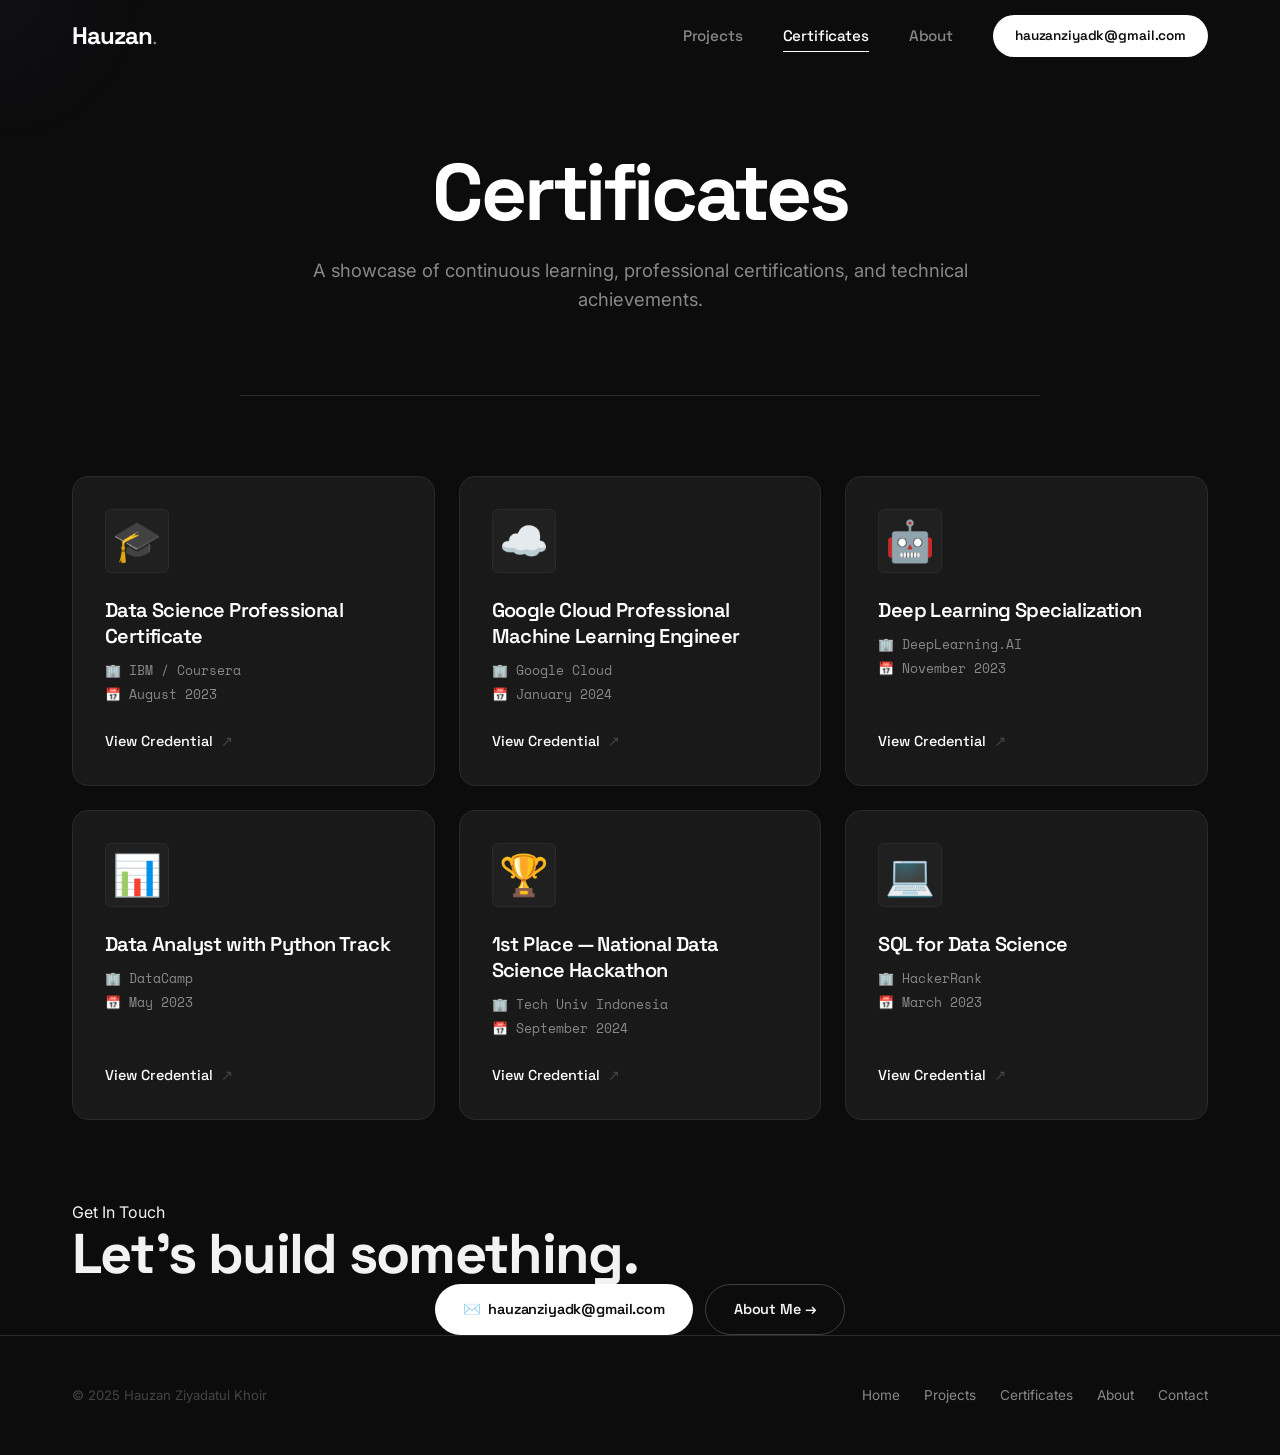
<file: certificates.html>
<!DOCTYPE html>
<html lang="en">
<head>
  <meta charset="UTF-8" />
  <meta name="viewport" content="width=device-width, initial-scale=1.0" />
  <title>Certificates — Hauzan Ziyadatul Khoir</title>
  <meta name="description" content="Certificates and continuous learning achievements of Hauzan Ziyadatul Khoir." />
  <link rel="stylesheet" href="style.css" />
  <link rel="icon" href="data:image/svg+xml,<svg xmlns='http://www.w3.org/2000/svg' viewBox='0 0 100 100'><text y='.9em' font-size='90'>📜</text></svg>" />
  <style>
    .page-header {
      padding: calc(var(--nav-h) + 80px) 32px 80px;
      text-align: center;
      max-width: 800px;
      margin: 0 auto;
      border-bottom: 1px solid var(--border);
    }
    .page-title {
      font-size: clamp(3rem, 8vw, 5rem);
      margin-bottom: 24px;
      color: var(--white);
      line-height: 1;
      letter-spacing: -0.04em;
    }
    .page-subtitle {
      font-size: 1.15rem;
      color: var(--text-muted);
      line-height: 1.6;
    }

    .cert-grid {
      display: grid;
      grid-template-columns: repeat(auto-fill, minmax(320px, 1fr));
      gap: 24px;
      padding: 80px 32px;
      max-width: 1200px;
      margin: 0 auto;
    }

    .cert-card {
      background: var(--surface);
      border: 1px solid var(--border);
      border-radius: var(--radius-lg);
      padding: 32px;
      display: flex;
      flex-direction: column;
      transition: var(--transition);
      position: relative;
      overflow: hidden;
    }
    .cert-card:hover {
      border-color: var(--border-hover);
      transform: translateY(-4px);
    }

    .cert-icon {
      font-size: 2.5rem;
      margin-bottom: 24px;
      background: rgba(255, 255, 255, 0.03);
      width: 64px;
      height: 64px;
      display: flex;
      align-items: center;
      justify-content: center;
      border-radius: var(--radius-sm);
      border: 1px solid var(--border);
    }

    .cert-title {
      font-family: var(--font-display);
      font-size: 1.25rem;
      font-weight: 600;
      color: var(--white);
      margin-bottom: 12px;
      line-height: 1.3;
    }

    .cert-meta {
      font-family: var(--font-mono);
      font-size: 0.8rem;
      color: var(--text-muted);
      margin-bottom: 24px;
      display: flex;
      flex-direction: column;
      gap: 4px;
    }
    .cert-meta span {
      display: flex;
      align-items: center;
      gap: 8px;
    }

    .cert-link {
      margin-top: auto;
      font-family: var(--font-display);
      font-size: 0.9rem;
      font-weight: 500;
      color: var(--white);
      display: inline-flex;
      align-items: center;
      gap: 8px;
      align-self: flex-start;
      transition: var(--transition-fast);
    }
    .cert-link::after {
      content: '↗';
      font-family: system-ui;
      font-weight: 400;
      color: var(--text-dim);
      transition: var(--transition-fast);
    }
    .cert-link:hover { opacity: 0.8; }
    .cert-link:hover::after { color: var(--white); transform: translate(2px, -2px); }

  </style>
</head>
<body class="page-enter">

  <!-- ─── Navbar ─── -->
  <nav class="navbar" id="navbar">
    <div class="navbar-inner">
      <a href="index.html" class="logo">Hauzan<span>.</span></a>
      <div class="nav-links" id="navLinks">
        <a href="projects.html" class="nav-link">Projects</a>
        <a href="certificates.html" class="nav-link active">Certificates</a>
        <a href="about.html" class="nav-link">About</a>
        <a href="mailto:hauzanziyadk@gmail.com" class="btn btn-email">hauzanziyadk@gmail.com</a>
      </div>
      <button class="hamburger" id="hamburger" aria-label="Menu">
        <span></span><span></span><span></span>
      </button>
    </div>
  </nav>

  <!-- ─── Header ─── -->
  <header class="page-header">
    <h1 class="page-title reveal">Certificates</h1>
    <p class="page-subtitle reveal">A showcase of continuous learning, professional certifications, and technical achievements.</p>
  </header>

  <!-- ─── Certificates Grid ─── -->
  <main>
    <div class="cert-grid">
      
      <!-- Certificate 1 -->
      <a href="#" target="_blank" rel="noopener" class="cert-card reveal">
        <div class="cert-icon">🎓</div>
        <h2 class="cert-title">Data Science Professional Certificate</h2>
        <div class="cert-meta">
          <span>🏢 IBM / Coursera</span>
          <span>📅 August 2023</span>
        </div>
        <span class="cert-link">View Credential</span>
      </a>

      <!-- Certificate 2 -->
      <a href="#" target="_blank" rel="noopener" class="cert-card reveal reveal-delay-1">
        <div class="cert-icon">☁️</div>
        <h2 class="cert-title">Google Cloud Professional Machine Learning Engineer</h2>
        <div class="cert-meta">
          <span>🏢 Google Cloud</span>
          <span>📅 January 2024</span>
        </div>
        <span class="cert-link">View Credential</span>
      </a>

      <!-- Certificate 3 -->
      <a href="#" target="_blank" rel="noopener" class="cert-card reveal reveal-delay-2">
        <div class="cert-icon">🤖</div>
        <h2 class="cert-title">Deep Learning Specialization</h2>
        <div class="cert-meta">
          <span>🏢 DeepLearning.AI</span>
          <span>📅 November 2023</span>
        </div>
        <span class="cert-link">View Credential</span>
      </a>

      <!-- Certificate 4 -->
      <a href="#" target="_blank" rel="noopener" class="cert-card reveal">
        <div class="cert-icon">📊</div>
        <h2 class="cert-title">Data Analyst with Python Track</h2>
        <div class="cert-meta">
          <span>🏢 DataCamp</span>
          <span>📅 May 2023</span>
        </div>
        <span class="cert-link">View Credential</span>
      </a>

      <!-- Certificate 5 -->
      <a href="#" target="_blank" rel="noopener" class="cert-card reveal reveal-delay-1">
        <div class="cert-icon">🏆</div>
        <h2 class="cert-title">1st Place — National Data Science Hackathon</h2>
        <div class="cert-meta">
          <span>🏢 Tech Univ Indonesia</span>
          <span>📅 September 2024</span>
        </div>
        <span class="cert-link">View Credential</span>
      </a>

      <!-- Certificate 6 -->
      <a href="#" target="_blank" rel="noopener" class="cert-card reveal reveal-delay-2">
        <div class="cert-icon">💻</div>
        <h2 class="cert-title">SQL for Data Science</h2>
        <div class="cert-meta">
          <span>🏢 HackerRank</span>
          <span>📅 March 2023</span>
        </div>
        <span class="cert-link">View Credential</span>
      </a>

    </div>
  </main>

  <!-- ─── CTA ─── -->
  <div class="cta-section">
    <div class="container">
      <span class="cta-label reveal">Get In Touch</span>
      <h2 class="cta-title reveal">Let's build something.</h2>
      <div class="reveal" style="display:flex; gap:12px; justify-content:center; flex-wrap:wrap;">
        <a href="mailto:hauzanziyadk@gmail.com" class="btn btn-primary">✉️ &nbsp;hauzanziyadk@gmail.com</a>
        <a href="about.html" class="btn btn-outline">About Me →</a>
      </div>
    </div>
  </div>

  <!-- ─── Footer ─── -->
  <footer class="footer">
    <div class="container">
      <div class="footer-inner">
        <p>© 2025 Hauzan Ziyadatul Khoir</p>
        <div class="footer-links">
          <a href="index.html" class="footer-link">Home</a>
          <a href="projects.html" class="footer-link">Projects</a>
          <a href="certificates.html" class="footer-link">Certificates</a>
          <a href="about.html" class="footer-link">About</a>
          <a href="mailto:hauzanziyadk@gmail.com" class="footer-link">Contact</a>
        </div>
      </div>
    </div>
  </footer>

  <script src="script.js"></script>
</body>
</html>
</file>
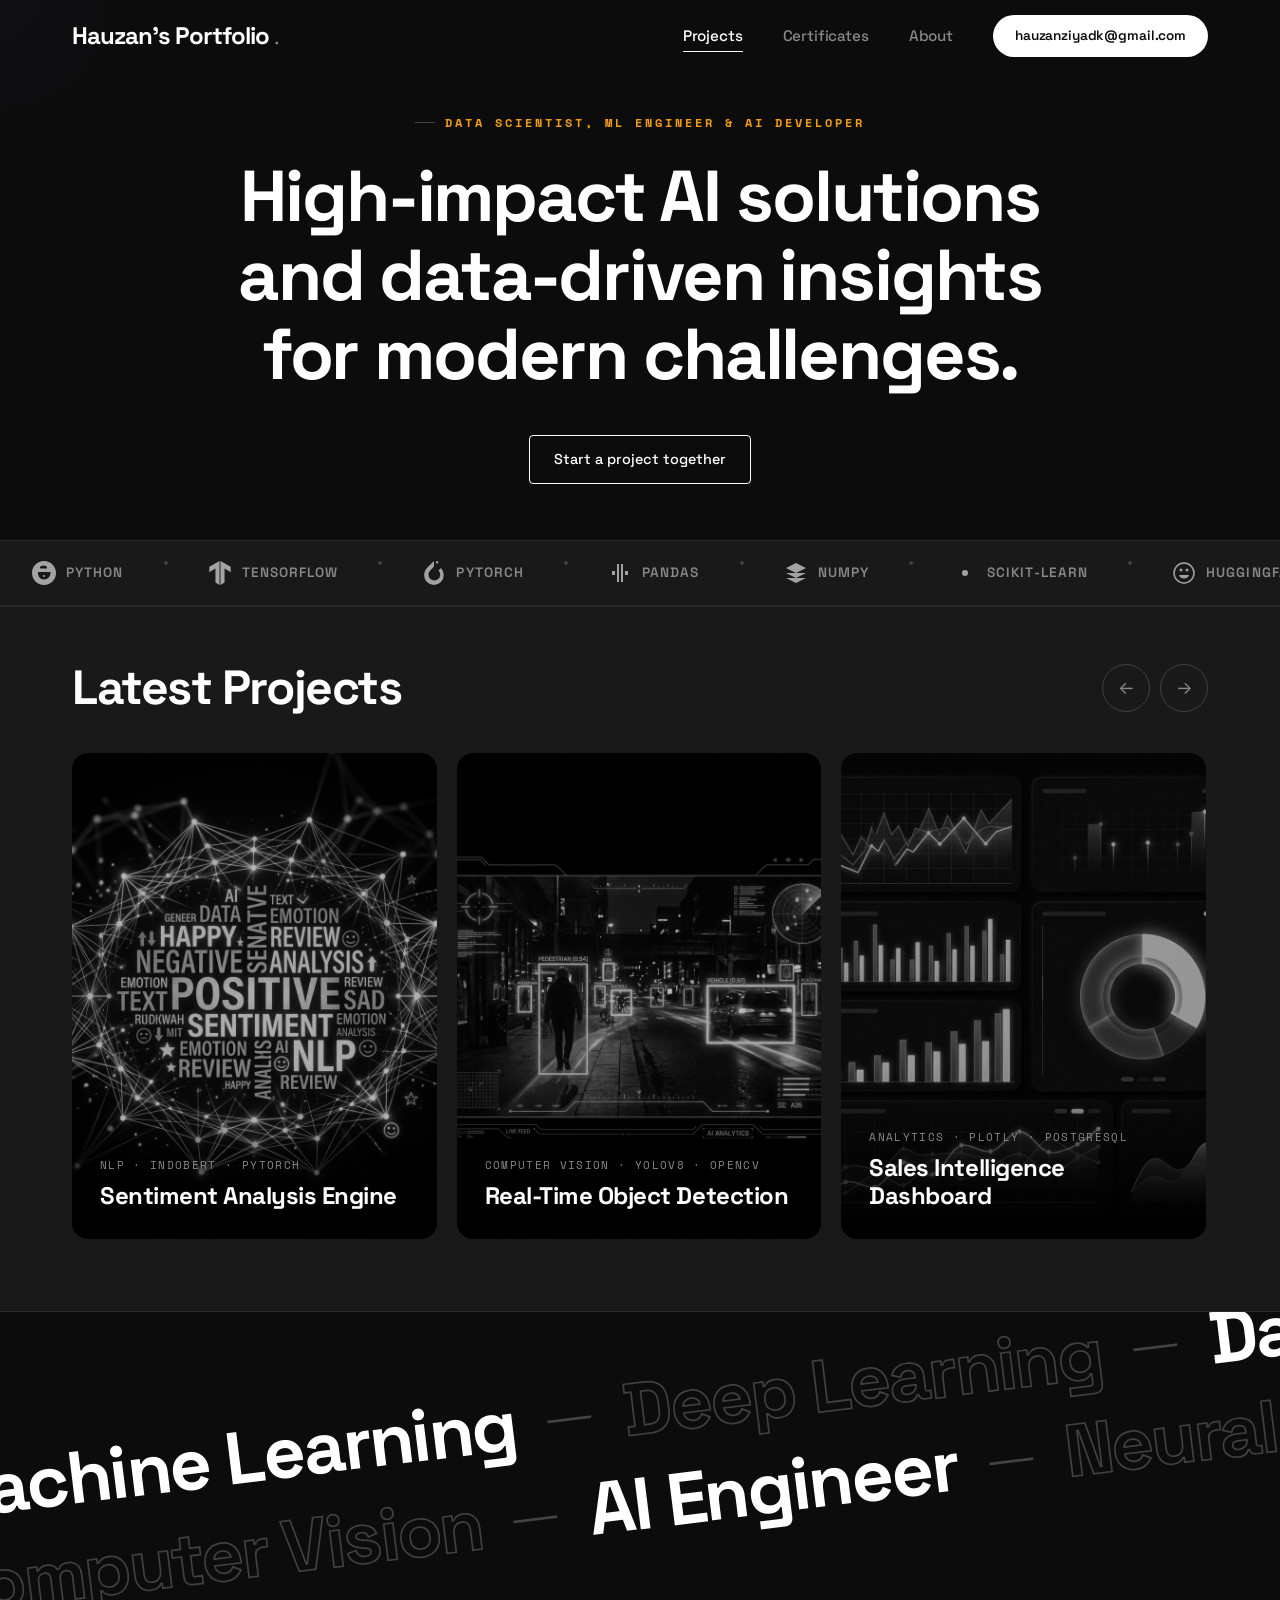
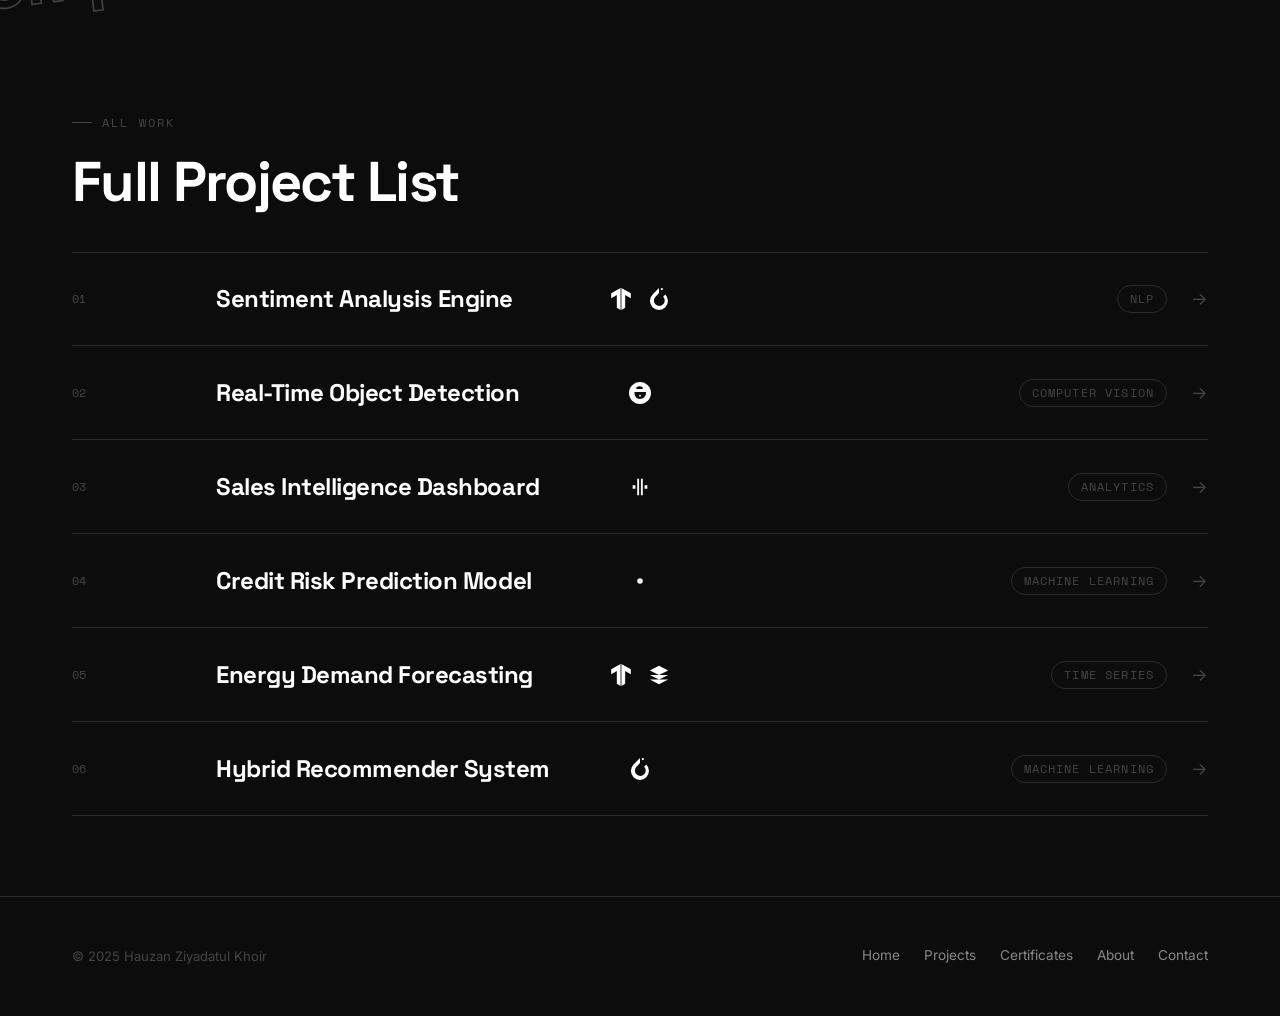
<file: projects.html>
<!DOCTYPE html>
<html lang="en">

<head>
  <meta charset="UTF-8" />
  <meta name="viewport" content="width=device-width, initial-scale=1.0" />
  <title>Projects — Hauzan Ziyadatul Khoir</title>
  <meta name="description"
    content="Data science and AI projects by Hauzan Ziyadatul Khoir — machine learning, NLP, computer vision, and analytics." />
  <link rel="stylesheet" href="style.css" />
  <link rel="icon"
    href="data:image/svg+xml,<svg xmlns='http://www.w3.org/2000/svg' viewBox='0 0 100 100'><text y='.9em' font-size='90'>⬛</text></svg>" />
  <style>
    /* ── Page Header ── */
    .page-header {
      padding: calc(var(--nav-h) + 56px) 0 56px;
    }

    /* ══════════════════════════════════════
       SLIDER — like bazil.fr "Derniers projets"
    ══════════════════════════════════════ */
    .projects-slider-section {
      background: var(--surface);
      border-top: 1px solid var(--border);
      border-bottom: 1px solid var(--border);
      padding: 56px 0 72px;
    }

    .slider-header {
      display: flex;
      align-items: center;
      justify-content: space-between;
      max-width: 1200px;
      margin: 0 auto 40px;
      padding: 0 32px;
    }

    .slider-title {
      font-family: var(--font-display);
      font-size: clamp(2rem, 4vw, 3rem);
      font-weight: 700;
      color: var(--white);
      letter-spacing: -0.03em;
    }

    .slider-arrows {
      display: flex;
      gap: 10px;
    }

    .slider-arrow {
      width: 48px;
      height: 48px;
      border: 1px solid var(--border-hover);
      border-radius: 50%;
      display: flex;
      align-items: center;
      justify-content: center;
      font-size: 1.1rem;
      color: var(--text-muted);
      background: transparent;
      cursor: pointer;
      transition: var(--transition-fast);
    }

    .slider-arrow:hover {
      border-color: var(--white);
      color: var(--white);
      background: rgba(255, 255, 255, 0.06);
    }

    /* Slider viewport */
    .slider-viewport {
      overflow: hidden;
      padding: 0 32px;
      max-width: 1200px;
      margin: 0 auto;
    }

    .slider-track {
      display: flex;
      gap: 20px;
      transition: transform 0.5s cubic-bezier(0.4, 0, 0.2, 1);
      will-change: transform;
    }

    /* Individual project card */
    .project-slide {
      flex: 0 0 calc(33.333% - 14px);
      min-width: calc(33.333% - 14px);
      border-radius: var(--radius-lg);
      overflow: hidden;
      position: relative;
      cursor: pointer;
      aspect-ratio: 3/4;
      background: var(--surface-2);
    }

    .project-slide img {
      width: 100%;
      height: 100%;
      object-fit: cover;
      display: block;
      filter: grayscale(100%) brightness(0.75);
      transition: filter 0.5s ease, transform 0.5s ease;
    }

    .project-slide:hover img {
      filter: grayscale(20%) brightness(0.85);
      transform: scale(1.04);
    }

    .project-slide-info {
      position: absolute;
      bottom: 0;
      left: 0;
      right: 0;
      padding: 28px 28px 24px;
      background: linear-gradient(to top, rgba(0, 0, 0, 0.92) 0%, rgba(0, 0, 0, 0.5) 60%, transparent 100%);
    }

    .project-slide-tag {
      display: inline-block;
      font-family: var(--font-mono);
      font-size: 0.7rem;
      color: var(--text-muted);
      letter-spacing: 0.12em;
      text-transform: uppercase;
      margin-bottom: 8px;
    }

    .project-slide-title {
      font-family: var(--font-display);
      font-size: clamp(1.1rem, 2vw, 1.5rem);
      font-weight: 700;
      color: var(--white);
      letter-spacing: -0.02em;
      margin-bottom: 6px;
      line-height: 1.15;
    }

    .project-slide-desc {
      font-size: 0.82rem;
      color: rgba(255, 255, 255, 0.55);
      line-height: 1.5;
      display: none;
    }

    .project-slide:hover .project-slide-desc {
      display: block;
    }

    /* ══════════════════════════════════════
       MARQUEE MIRING — like bazil.fr diagonal
    ══════════════════════════════════════ */
    .marquee-diagonal-section {
      padding: 80px 0;
      overflow: hidden;
      background: var(--bg);
    }

    .marquee-diagonal-track {
      transform: rotate(-7deg) translateY(-10px);
      white-space: nowrap;
      display: flex;
      flex-direction: column;
      gap: 12px;
      scale: 1.15;
    }

    .marquee-row {
      display: flex;
      gap: 0;
      width: max-content;
    }

    .marquee-row:nth-child(1) {
      animation: marquee-left 25s linear infinite;
    }

    .marquee-row:nth-child(2) {
      animation: marquee-right 22s linear infinite;
    }

    @keyframes marquee-left {
      0% {
        transform: translateX(0);
      }

      100% {
        transform: translateX(-50%);
      }
    }

    @keyframes marquee-right {
      0% {
        transform: translateX(-50%);
      }

      100% {
        transform: translateX(0);
      }
    }

    .marquee-word {
      display: inline-flex;
      align-items: center;
      padding: 0 20px;
      font-family: var(--font-display);
      font-size: clamp(2.5rem, 5vw, 5rem);
      font-weight: 700;
      letter-spacing: -0.03em;
      white-space: nowrap;
      line-height: 1.1;
    }

    .marquee-word.solid {
      color: var(--white);
    }

    .marquee-word.outline {
      -webkit-text-stroke: 1.5px var(--border-hover);
      color: transparent;
    }

    .sep {
      display: inline-block;
      font-size: clamp(1.5rem, 3vw, 3rem);
      color: var(--text-dim);
      padding: 0 8px;
      font-weight: 300;
      align-self: center;
    }

    /* ══════════════════════════════════════
       TECH MARQUEE (top) — logos + text, white
    ══════════════════════════════════════ */
    .tech-marquee {
      overflow: hidden;
      padding: 20px 0;
      border-top: 1px solid var(--border);
      border-bottom: 1px solid var(--border);
      background: var(--surface);
    }

    .tech-track {
      display: flex;
      animation: marquee-left 30s linear infinite;
      width: max-content;
    }

    .tech-track:hover {
      animation-play-state: paused;
    }

    .tech-item {
      display: inline-flex;
      align-items: center;
      gap: 10px;
      padding: 0 32px;
      white-space: nowrap;
    }

    .tech-logo {
      width: 24px;
      height: 24px;
      object-fit: contain;
      filter: brightness(0) invert(1);
      /* force white */
      opacity: 0.6;
    }

    .tech-name {
      font-family: var(--font-display);
      font-size: 0.85rem;
      font-weight: 600;
      color: var(--text-muted);
      text-transform: uppercase;
      letter-spacing: 0.08em;
    }

    .tech-sep {
      display: inline-block;
      width: 4px;
      height: 4px;
      border-radius: 50%;
      background: var(--border-hover);
      margin: 0 8px;
    }

    /* ── All projects list (below slider) ── */
    .all-projects-section {
      padding: 80px 0;
    }

    .projects-list {
      display: flex;
      flex-direction: column;
      gap: 1px;
      border-top: 1px solid var(--border);
    }

    .project-row {
      display: flex;
      align-items: center;
      gap: 24px;
      padding: 24px 0;
      border-bottom: 1px solid var(--border);
      cursor: pointer;
      transition: var(--transition-fast);
      position: relative;
    }

    .project-row:hover {
      padding-left: 16px;
    }

    .project-row-num {
      font-family: var(--font-mono);
      font-size: 0.72rem;
      color: var(--text-dim);
      width: 32px;
      flex-shrink: 0;
    }

    .project-row-thumb {
      width: 64px;
      height: 44px;
      border-radius: 6px;
      overflow: hidden;
      flex-shrink: 0;
      opacity: 0;
      transform: scale(0.9);
      transition: var(--transition-fast);
    }

    .project-row:hover .project-row-thumb {
      opacity: 1;
      transform: scale(1);
    }

    .project-row-thumb img {
      width: 100%;
      height: 100%;
      object-fit: cover;
      filter: grayscale(60%);
    }

    .project-row-name {
      font-family: var(--font-display);
      font-size: clamp(1.1rem, 2vw, 1.5rem);
      font-weight: 700;
      color: var(--white);
      letter-spacing: -0.02em;
      flex: 1;
      transition: var(--transition-fast);
    }

    .project-row:hover .project-row-name {
      color: var(--text);
    }

    .project-row-tag {
      font-family: var(--font-mono);
      font-size: 0.72rem;
      color: var(--text-dim);
      text-transform: uppercase;
      letter-spacing: 0.1em;
      padding: 4px 12px;
      border: 1px solid var(--border);
      border-radius: var(--radius-full);
    }

    .project-row-arrow {
      font-size: 1.1rem;
      color: var(--text-dim);
      transition: var(--transition-fast);
    }

    .project-row:hover .project-row-arrow {
      color: var(--white);
      transform: translateX(4px);
    }

    .project-row-stack {
      display: flex;
      gap: 16px;
      position: absolute;
      left: 50%;
      transform: translateX(-50%);
    }

    .project-row-stack img,
    .project-row-stack svg {
      width: 22px;
      height: 22px;
      object-fit: contain;
      opacity: 1;
      transition: var(--transition-fast);
    }

    .project-row:hover .project-row-stack img,
    .project-row:hover .project-row-stack svg {
      transform: scale(1.1);
    }

    @media (max-width: 768px) {
      .project-slide {
        flex: 0 0 calc(80% - 10px);
        min-width: calc(80% - 10px);
      }

      .project-row-thumb {
        display: none;
      }

      .project-row-stack {
        display: none;
      }
    }

    @media (max-width: 480px) {
      .project-slide {
        flex: 0 0 calc(90% - 10px);
        min-width: calc(90% - 10px);
      }
    }
  </style>
</head>

<body class="page-enter">

  <!-- ─── Navbar ─── -->
  <nav class="navbar" id="navbar">
    <div class="navbar-inner">
      <a href="index.html" class="logo">Hauzan's Portfolio <span>.</span></a>
      <div class="nav-links" id="navLinks">
        <a href="projects.html" class="nav-link active">Projects</a>
        <a href="certificates.html" class="nav-link">Certificates</a>
        <a href="about.html" class="nav-link">About</a>
        <a href="mailto:hauzanziyadk@gmail.com" class="btn btn-email">hauzanziyadk@gmail.com</a>
      </div>
      <button class="hamburger" id="hamburger" aria-label="Menu">
        <span></span><span></span><span></span>
      </button>
    </div>
  </nav>

  <!-- ─── Page Header ─── -->
  <div class="page-header"
    style="text-align: center; min-height: 50vh; display: flex; flex-direction: column; align-items: center; justify-content: center; padding-top: calc(var(--nav-h) + 40px);">
    <div class="container reveal"
      style="max-width: 900px; margin: 0 auto; display: flex; flex-direction: column; align-items: center;">
      <p class="section-label"
        style="font-size: 0.75rem; letter-spacing: 0.25em; margin-bottom: 24px; color: #f39c12; text-transform: uppercase; font-weight: 600;">
        Data Scientist, ML Engineer & AI Developer</p>
      <h1
        style="font-size: clamp(2.5rem, 6vw, 4.5rem); color: var(--white); line-height: 1.1; margin-bottom: 40px; font-weight: 700; letter-spacing: -0.03em;">
        High-impact AI solutions and data-driven insights for modern challenges.
      </h1>
      <a href="mailto:hauzanziyadk@gmail.com" class="btn"
        style="background: transparent; color: var(--white); border: 1px solid var(--white); border-radius: 4px; font-weight: 500; padding: 12px 24px; text-transform: none; letter-spacing: 0; transition: all 0.3s ease;">Start
        a project together</a>
    </div>
  </div>

  <!-- ══════════════════════════════════════
       TECH MARQUEE — logos + text, white
  ══════════════════════════════════════ -->
  <div class="tech-marquee">
    <div class="tech-track" id="techTrack">
      <!-- Using SVG inline logos (white) for common DS/AI tech -->

      <div class="tech-item">
        <!-- Python -->
        <svg class="tech-logo" viewBox="0 0 24 24" fill="white">
          <path
            d="M12 0C5.373 0 0 5.373 0 12s5.373 12 12 12 12-5.373 12-12S18.627 0 12 0zm-.5 4.5c1.984 0 3.5.896 3.5 2v1h-7v-1c0-1.104 1.516-2 3.5-2zm-6 6.5h13v1c0 3.59-2.91 6.5-6.5 6.5S6 15.59 6 12v-1zm6.5 5a1 1 0 100-2 1 1 0 000 2z" />
        </svg>
        <span class="tech-name">Python</span>
      </div>
      <span class="tech-sep"></span>

      <div class="tech-item">
        <!-- TensorFlow -->
        <svg class="tech-logo" viewBox="0 0 24 24" fill="white">
          <path
            d="M1.292 5.856L11.54 0v24l-4.095-2.378V7.603l-6.168 3.564.015-5.31zM12.46 0l10.248 5.856.015 5.31-6.168-3.564v14.02L12.46 24V0z" />
        </svg>
        <span class="tech-name">TensorFlow</span>
      </div>
      <span class="tech-sep"></span>

      <div class="tech-item">
        <!-- PyTorch -->
        <svg class="tech-logo" viewBox="0 0 24 24" fill="white">
          <path
            d="M12.005 0L4.952 7.053a9.865 9.865 0 000 13.942 9.866 9.866 0 0013.942 0 9.866 9.866 0 000-13.942L16.53 9.418a5.922 5.922 0 010 8.365 5.924 5.924 0 01-8.366 0 5.922 5.922 0 010-8.365l3.84-3.84zM15.121 0a1.207 1.207 0 110 2.414 1.207 1.207 0 010-2.414z" />
        </svg>
        <span class="tech-name">PyTorch</span>
      </div>
      <span class="tech-sep"></span>

      <div class="tech-item">
        <!-- Pandas - P icon -->
        <svg class="tech-logo" viewBox="0 0 24 24" fill="white">
          <path d="M9 3h2v18H9zm4 0h2v18h-2zM4 10h3v2H4zm13 0h3v2h-3zM4 12h3v2H4zm13 0h3v2h-3z" />
        </svg>
        <span class="tech-name">Pandas</span>
      </div>
      <span class="tech-sep"></span>

      <div class="tech-item">
        <!-- NumPy -->
        <svg class="tech-logo" viewBox="0 0 24 24" fill="white">
          <path d="M12 2L2 7l10 5 10-5-10-5zM2 17l10 5 10-5M2 12l10 5 10-5" />
        </svg>
        <span class="tech-name">NumPy</span>
      </div>
      <span class="tech-sep"></span>

      <div class="tech-item">
        <!-- Scikit-learn -->
        <svg class="tech-logo" viewBox="0 0 24 24" fill="white">
          <circle cx="12" cy="12" r="3" />
          <path
            d="M12 2v3M12 19v3M2 12h3M19 12h3M4.22 4.22l2.12 2.12M17.66 17.66l2.12 2.12M4.22 19.78l2.12-2.12M17.66 6.34l2.12-2.12" />
        </svg>
        <span class="tech-name">Scikit-learn</span>
      </div>
      <span class="tech-sep"></span>

      <div class="tech-item">
        <!-- HuggingFace -->
        <svg class="tech-logo" viewBox="0 0 24 24" fill="white">
          <circle cx="9" cy="9" r="1.5" />
          <circle cx="15" cy="9" r="1.5" />
          <path d="M12 17.5c-2.5 0-4.5-1.5-5-3.5h10c-.5 2-2.5 3.5-5 3.5z" />
          <circle cx="12" cy="12" r="10" fill="none" stroke="white" stroke-width="1.5" />
        </svg>
        <span class="tech-name">HuggingFace</span>
      </div>
      <span class="tech-sep"></span>

      <div class="tech-item">
        <!-- Docker -->
        <svg class="tech-logo" viewBox="0 0 24 24" fill="white">
          <path
            d="M13.5 6.5h2v2h-2zM10.5 6.5h2v2h-2zM7.5 6.5h2v2h-2zM13.5 9.5h2v2h-2zM10.5 9.5h2v2h-2zM7.5 9.5h2v2h-2zM4.5 9.5h2v2h-2zM16.5 9.5h2v2h-2zM23 11.5c-.7-.4-1.6-.5-2.5-.3-.2-1-1-1.8-2-2.2v-.5h-2v2h-14s-.5 2.5 1 4c.8.8 2 1.2 3 1.3l-.4.2c-.6.3-1.1.9-1.1 1.8 0 1.1.9 2 2 2s2-.9 2-2c0-.2 0-.3-.1-.5H14c0 .2-.1.3-.1.5 0 1.1.9 2 2 2s2-.9 2-2c0-.9-.5-1.6-1.2-1.9l-.3-.1c1.1-.1 2.2-.5 3-1.3.9-.9 1.2-2 1.2-2.9l.1-.1h.1c.5 0 .9-.1 1.2-.2z" />
        </svg>
        <span class="tech-name">Docker</span>
      </div>
      <span class="tech-sep"></span>

      <div class="tech-item">
        <!-- SQL/DB -->
        <svg class="tech-logo" viewBox="0 0 24 24" fill="white">
          <ellipse cx="12" cy="6" rx="8" ry="3" />
          <path d="M4 6v4c0 1.66 3.58 3 8 3s8-1.34 8-3V6M4 10v4c0 1.66 3.58 3 8 3s8-1.34 8-3v-4" />
        </svg>
        <span class="tech-name">SQL</span>
      </div>
      <span class="tech-sep"></span>

      <div class="tech-item">
        <!-- Jupyter -->
        <svg class="tech-logo" viewBox="0 0 24 24" fill="white">
          <circle cx="12" cy="12" r="3" />
          <path d="M12 2C9 2 6.5 3.5 5 6M12 22c3 0 5.5-1.5 7-4M2 12c0-3 1.5-5.5 4-7M22 12c0 3-1.5 5.5-4 7" />
        </svg>
        <span class="tech-name">Jupyter</span>
      </div>
      <span class="tech-sep"></span>

      <div class="tech-item">
        <!-- Git -->
        <svg class="tech-logo" viewBox="0 0 24 24" fill="white">
          <path
            d="M23.546 10.93L13.067.452a1.55 1.55 0 00-2.188 0L8.708 2.627l2.76 2.76a1.838 1.838 0 012.327 2.341l2.658 2.66a1.838 1.838 0 01.48 3.591 1.837 1.837 0 01-2.308-2.308l-2.48-2.48v6.532a1.838 1.838 0 11-1.504-.043V9.863a1.838 1.838 0 01-.997-2.408L7.005 4.692.454 11.24a1.55 1.55 0 000 2.188l10.48 10.477a1.55 1.55 0 002.189 0l10.423-10.42a1.55 1.55 0 000-2.554z" />
        </svg>
        <span class="tech-name">Git</span>
      </div>
      <span class="tech-sep"></span>

      <!-- Duplicate for seamless loop -->
      <div class="tech-item">
        <svg class="tech-logo" viewBox="0 0 24 24" fill="white">
          <path
            d="M12 0C5.373 0 0 5.373 0 12s5.373 12 12 12 12-5.373 12-12S18.627 0 12 0zm-.5 4.5c1.984 0 3.5.896 3.5 2v1h-7v-1c0-1.104 1.516-2 3.5-2zm-6 6.5h13v1c0 3.59-2.91 6.5-6.5 6.5S6 15.59 6 12v-1zm6.5 5a1 1 0 100-2 1 1 0 000 2z" />
        </svg>
        <span class="tech-name">Python</span>
      </div>
      <span class="tech-sep"></span>
      <div class="tech-item">
        <svg class="tech-logo" viewBox="0 0 24 24" fill="white">
          <path
            d="M1.292 5.856L11.54 0v24l-4.095-2.378V7.603l-6.168 3.564.015-5.31zM12.46 0l10.248 5.856.015 5.31-6.168-3.564v14.02L12.46 24V0z" />
        </svg>
        <span class="tech-name">TensorFlow</span>
      </div>
      <span class="tech-sep"></span>
      <div class="tech-item">
        <svg class="tech-logo" viewBox="0 0 24 24" fill="white">
          <path
            d="M12.005 0L4.952 7.053a9.865 9.865 0 000 13.942 9.866 9.866 0 0013.942 0 9.866 9.866 0 000-13.942L16.53 9.418a5.922 5.922 0 010 8.365 5.924 5.924 0 01-8.366 0 5.922 5.922 0 010-8.365l3.84-3.84zM15.121 0a1.207 1.207 0 110 2.414 1.207 1.207 0 010-2.414z" />
        </svg>
        <span class="tech-name">PyTorch</span>
      </div>
      <span class="tech-sep"></span>
      <div class="tech-item">
        <svg class="tech-logo" viewBox="0 0 24 24" fill="white">
          <path d="M9 3h2v18H9zm4 0h2v18h-2zM4 10h3v2H4zm13 0h3v2h-3zM4 12h3v2H4zm13 0h3v2h-3z" />
        </svg>
        <span class="tech-name">Pandas</span>
      </div>
      <span class="tech-sep"></span>
      <div class="tech-item">
        <svg class="tech-logo" viewBox="0 0 24 24" fill="white">
          <path d="M12 2L2 7l10 5 10-5-10-5zM2 17l10 5 10-5M2 12l10 5 10-5" />
        </svg>
        <span class="tech-name">NumPy</span>
      </div>
      <span class="tech-sep"></span>
      <div class="tech-item">
        <svg class="tech-logo" viewBox="0 0 24 24" fill="white">
          <circle cx="12" cy="12" r="3" />
          <path
            d="M12 2v3M12 19v3M2 12h3M19 12h3M4.22 4.22l2.12 2.12M17.66 17.66l2.12 2.12M4.22 19.78l2.12-2.12M17.66 6.34l2.12-2.12" />
        </svg>
        <span class="tech-name">Scikit-learn</span>
      </div>
      <span class="tech-sep"></span>
      <div class="tech-item">
        <svg class="tech-logo" viewBox="0 0 24 24" fill="white">
          <circle cx="9" cy="9" r="1.5" />
          <circle cx="15" cy="9" r="1.5" />
          <path d="M12 17.5c-2.5 0-4.5-1.5-5-3.5h10c-.5 2-2.5 3.5-5 3.5z" />
          <circle cx="12" cy="12" r="10" fill="none" stroke="white" stroke-width="1.5" />
        </svg>
        <span class="tech-name">HuggingFace</span>
      </div>
      <span class="tech-sep"></span>
      <div class="tech-item">
        <svg class="tech-logo" viewBox="0 0 24 24" fill="white">
          <path
            d="M13.5 6.5h2v2h-2zM10.5 6.5h2v2h-2zM7.5 6.5h2v2h-2zM13.5 9.5h2v2h-2zM10.5 9.5h2v2h-2zM7.5 9.5h2v2h-2zM4.5 9.5h2v2h-2zM16.5 9.5h2v2h-2zM23 11.5c-.7-.4-1.6-.5-2.5-.3-.2-1-1-1.8-2-2.2v-.5h-2v2h-14s-.5 2.5 1 4c.8.8 2 1.2 3 1.3l-.4.2c-.6.3-1.1.9-1.1 1.8 0 1.1.9 2 2 2s2-.9 2-2c0-.2 0-.3-.1-.5H14c0 .2-.1.3-.1.5 0 1.1.9 2 2 2s2-.9 2-2c0-.9-.5-1.6-1.2-1.9l-.3-.1c1.1-.1 2.2-.5 3-1.3.9-.9 1.2-2 1.2-2.9l.1-.1h.1c.5 0 .9-.1 1.2-.2z" />
        </svg>
        <span class="tech-name">Docker</span>
      </div>
      <span class="tech-sep"></span>
      <div class="tech-item">
        <svg class="tech-logo" viewBox="0 0 24 24" fill="white">
          <ellipse cx="12" cy="6" rx="8" ry="3" />
          <path d="M4 6v4c0 1.66 3.58 3 8 3s8-1.34 8-3V6M4 10v4c0 1.66 3.58 3 8 3s8-1.34 8-3v-4" />
        </svg>
        <span class="tech-name">SQL</span>
      </div>
      <span class="tech-sep"></span>
      <div class="tech-item">
        <svg class="tech-logo" viewBox="0 0 24 24" fill="white">
          <path
            d="M23.546 10.93L13.067.452a1.55 1.55 0 00-2.188 0L8.708 2.627l2.76 2.76a1.838 1.838 0 012.327 2.341l2.658 2.66a1.838 1.838 0 01.48 3.591 1.837 1.837 0 01-2.308-2.308l-2.48-2.48v6.532a1.838 1.838 0 11-1.504-.043V9.863a1.838 1.838 0 01-.997-2.408L7.005 4.692.454 11.24a1.55 1.55 0 000 2.188l10.48 10.477a1.55 1.55 0 002.189 0l10.423-10.42a1.55 1.55 0 000-2.554z" />
        </svg>
        <span class="tech-name">Git</span>
      </div>
    </div>
  </div>

  <!-- ══════════════════════════════════════
       PROJECTS SLIDER — like bazil.fr dark section
  ══════════════════════════════════════ -->
  <section class="projects-slider-section">
    <div class="slider-header">
      <h2 class="slider-title reveal">Latest Projects</h2>
      <div class="slider-arrows">
        <button class="slider-arrow" id="prevBtn">←</button>
        <button class="slider-arrow" id="nextBtn">→</button>
      </div>
    </div>
    <div class="slider-viewport">
      <div class="slider-track" id="sliderTrack">

        <!-- Slide 1 -->
        <a href="projects/sentiment-analysis.html" class="project-slide reveal reveal-delay-1"
          style="text-decoration: none; color: inherit; display: block;">
          <img src="assets/images/project-nlp.png" alt="Sentiment Analysis" />
          <div class="project-slide-info">
            <span class="project-slide-tag">NLP · IndoBERT · PyTorch</span>
            <h3 class="project-slide-title">Sentiment Analysis Engine</h3>
            <p class="project-slide-desc">Multi-class sentiment classification on Indonesian social media text.
              F1-score: 89%</p>
          </div>
        </a>

        <!-- Slide 2 -->
        <a href="projects/object-detection.html" class="project-slide reveal reveal-delay-2"
          style="text-decoration: none; color: inherit; display: block;">
          <img src="assets/images/project-cv.png" alt="Object Detection" />
          <div class="project-slide-info">
            <span class="project-slide-tag">Computer Vision · YOLOv8 · OpenCV</span>
            <h3 class="project-slide-title">Real-Time Object Detection</h3>
            <p class="project-slide-desc">YOLOv8-powered real-time detection. 92% mAP, 45 FPS on edge device.</p>
          </div>
        </a>

        <!-- Slide 3 -->
        <a href="projects/sales-dashboard.html" class="project-slide reveal reveal-delay-3"
          style="text-decoration: none; color: inherit; display: block;">
          <img src="assets/images/project-dashboard.png" alt="Dashboard" />
          <div class="project-slide-info">
            <span class="project-slide-tag">Analytics · Plotly · PostgreSQL</span>
            <h3 class="project-slide-title">Sales Intelligence Dashboard</h3>
            <p class="project-slide-desc">Interactive analytics on 3M+ transactions with drill-down and predictive
              insights.</p>
          </div>
        </a>

        <!-- Slide 4 -->
        <a href="projects/credit-risk.html" class="project-slide reveal reveal-delay-1"
          style="text-decoration: none; color: inherit; display: block;">
          <img src="assets/images/project-ml.png" alt="Credit Risk" />
          <div class="project-slide-info">
            <span class="project-slide-tag">ML · XGBoost · LightGBM</span>
            <h3 class="project-slide-title">Credit Risk Prediction</h3>
            <p class="project-slide-desc">Ensemble model for credit default prediction. AUC-ROC: 0.96</p>
          </div>
        </a>

        <!-- Slide 5 -->
        <a href="projects/energy-forecasting.html" class="project-slide reveal reveal-delay-2"
          style="text-decoration: none; color: inherit; display: block;">
          <img src="assets/images/project-timeseries.png" alt="Forecasting" />
          <div class="project-slide-info">
            <span class="project-slide-tag">Time Series · LSTM · Prophet</span>
            <h3 class="project-slide-title">Energy Demand Forecasting</h3>
            <p class="project-slide-desc">30-day electricity demand forecasting. MAPE: 3.2%</p>
          </div>
        </a>

        <!-- Slide 6 -->
        <a href="projects/recommender-system.html" class="project-slide reveal reveal-delay-3"
          style="text-decoration: none; color: inherit; display: block;">
          <img src="assets/images/project-recommender.png" alt="Recommender" />
          <div class="project-slide-info">
            <span class="project-slide-tag">ML · Collaborative Filtering · FastAPI</span>
            <h3 class="project-slide-title">Hybrid Recommender System</h3>
            <p class="project-slide-desc">Collaborative + content-based hybrid. CTR improved by 34%.</p>
          </div>
        </a>

      </div>
    </div>
  </section>

  <!-- ══════════════════════════════════════
       MARQUEE MIRING — diagonal scrolling text
  ══════════════════════════════════════ -->
  <div class="marquee-diagonal-section">
    <div class="marquee-diagonal-track">
      <!-- Row 1 — left to right -->
      <div class="marquee-row">
        <span class="marquee-word solid">Machine Learning</span>
        <span class="sep">—</span>
        <span class="marquee-word outline">Deep Learning</span>
        <span class="sep">—</span>
        <span class="marquee-word solid">Data Science</span>
        <span class="sep">—</span>
        <span class="marquee-word outline">NLP</span>
        <span class="sep">—</span>
        <span class="marquee-word solid">Machine Learning</span>
        <span class="sep">—</span>
        <span class="marquee-word outline">Deep Learning</span>
        <span class="sep">—</span>
        <span class="marquee-word solid">Data Science</span>
        <span class="sep">—</span>
        <span class="marquee-word outline">NLP</span>
        <span class="sep">—</span>
      </div>
      <!-- Row 2 — right to left -->
      <div class="marquee-row">
        <span class="marquee-word outline">Computer Vision</span>
        <span class="sep">—</span>
        <span class="marquee-word solid">AI Engineer</span>
        <span class="sep">—</span>
        <span class="marquee-word outline">Neural Networks</span>
        <span class="sep">—</span>
        <span class="marquee-word solid">Python</span>
        <span class="sep">—</span>
        <span class="marquee-word outline">Computer Vision</span>
        <span class="sep">—</span>
        <span class="marquee-word solid">AI Engineer</span>
        <span class="sep">—</span>
        <span class="marquee-word outline">Neural Networks</span>
        <span class="sep">—</span>
        <span class="marquee-word solid">Python</span>
        <span class="sep">—</span>
      </div>
    </div>
  </div>

  <!-- ══════════════════════════════════════
       ALL PROJECTS LIST — row style with reveal thumb
  ══════════════════════════════════════ -->
  <section class="all-projects-section">
    <div class="container">
      <p class="section-label reveal">All Work</p>
      <h2 class="reveal" style="color: var(--white); margin-bottom: 40px;">Full Project List</h2>

      <div class="projects-list">

        <a href="projects/sentiment-analysis.html" class="project-row reveal" style="text-decoration: none;">
          <span class="project-row-num">01</span>
          <div class="project-row-thumb"><img src="assets/images/project-nlp.png" alt="" /></div>
          <span class="project-row-name">Sentiment Analysis Engine</span>
          <div class="project-row-stack">
            <svg width="18" height="18" viewBox="0 0 24 24" fill="white">
              <path
                d="M1.292 5.856L11.54 0v24l-4.095-2.378V7.603l-6.168 3.564.015-5.31zM12.46 0l10.248 5.856.015 5.31-6.168-3.564v14.02L12.46 24V0z" />
            </svg>
            <svg width="18" height="18" viewBox="0 0 24 24" fill="white">
              <path
                d="M12.005 0L4.952 7.053a9.865 9.865 0 000 13.942 9.866 9.866 0 0013.942 0 9.866 9.866 0 000-13.942L16.53 9.418a5.922 5.922 0 010 8.365 5.924 5.924 0 01-8.366 0 5.922 5.922 0 010-8.365l3.84-3.84zM15.121 0a1.207 1.207 0 110 2.414 1.207 1.207 0 010-2.414z" />
            </svg>
          </div>
          <span class="project-row-tag">NLP</span>
          <span class="project-row-arrow">→</span>
        </a>

        <a href="projects/object-detection.html" class="project-row reveal reveal-delay-1"
          style="text-decoration: none;">
          <span class="project-row-num">02</span>
          <div class="project-row-thumb"><img src="assets/images/project-cv.png" alt="" /></div>
          <span class="project-row-name">Real-Time Object Detection</span>
          <div class="project-row-stack">
            <svg width="18" height="18" viewBox="0 0 24 24" fill="white">
              <path
                d="M12 0C5.373 0 0 5.373 0 12s5.373 12 12 12 12-5.373 12-12S18.627 0 12 0zm-.5 4.5c1.984 0 3.5.896 3.5 2v1h-7v-1c0-1.104 1.516-2 3.5-2zm-6 6.5h13v1c0 3.59-2.91 6.5-6.5 6.5S6 15.59 6 12v-1zm6.5 5a1 1 0 100-2 1 1 0 000 2z" />
            </svg>
          </div>
          <span class="project-row-tag">Computer Vision</span>
          <span class="project-row-arrow">→</span>
        </a>

        <a href="projects/sales-dashboard.html" class="project-row reveal reveal-delay-2"
          style="text-decoration: none;">
          <span class="project-row-num">03</span>
          <div class="project-row-thumb"><img src="assets/images/project-dashboard.png" alt="" /></div>
          <span class="project-row-name">Sales Intelligence Dashboard</span>
          <div class="project-row-stack">
            <svg width="18" height="18" viewBox="0 0 24 24" fill="white">
              <path d="M9 3h2v18H9zm4 0h2v18h-2zM4 10h3v2H4zm13 0h3v2h-3zM4 12h3v2H4zm13 0h3v2h-3z" />
            </svg>
          </div>
          <span class="project-row-tag">Analytics</span>
          <span class="project-row-arrow">→</span>
        </a>

        <a href="projects/credit-risk.html" class="project-row reveal reveal-delay-1" style="text-decoration: none;">
          <span class="project-row-num">04</span>
          <div class="project-row-thumb"><img src="assets/images/project-ml.png" alt="" /></div>
          <span class="project-row-name">Credit Risk Prediction Model</span>
          <div class="project-row-stack">
            <svg width="18" height="18" viewBox="0 0 24 24" fill="white">
              <circle cx="12" cy="12" r="3" />
              <path
                d="M12 2v3M12 19v3M2 12h3M19 12h3M4.22 4.22l2.12 2.12M17.66 17.66l2.12 2.12M4.22 19.78l2.12-2.12M17.66 6.34l2.12-2.12" />
            </svg>
          </div>
          <span class="project-row-tag">Machine Learning</span>
          <span class="project-row-arrow">→</span>
        </a>

        <a href="projects/energy-forecasting.html" class="project-row reveal reveal-delay-2"
          style="text-decoration: none;">
          <span class="project-row-num">05</span>
          <div class="project-row-thumb"><img src="assets/images/project-timeseries.png" alt="" /></div>
          <span class="project-row-name">Energy Demand Forecasting</span>
          <div class="project-row-stack">
            <svg width="18" height="18" viewBox="0 0 24 24" fill="white">
              <path
                d="M1.292 5.856L11.54 0v24l-4.095-2.378V7.603l-6.168 3.564.015-5.31zM12.46 0l10.248 5.856.015 5.31-6.168-3.564v14.02L12.46 24V0z" />
            </svg>
            <svg width="18" height="18" viewBox="0 0 24 24" fill="white">
              <path d="M12 2L2 7l10 5 10-5-10-5zM2 17l10 5 10-5M2 12l10 5 10-5" />
            </svg>
          </div>
          <span class="project-row-tag">Time Series</span>
          <span class="project-row-arrow">→</span>
        </a>

        <a href="projects/recommender-system.html" class="project-row reveal reveal-delay-3"
          style="text-decoration: none;">
          <span class="project-row-num">06</span>
          <div class="project-row-thumb"><img src="assets/images/project-recommender.png" alt="" /></div>
          <span class="project-row-name">Hybrid Recommender System</span>
          <div class="project-row-stack">
            <svg width="18" height="18" viewBox="0 0 24 24" fill="white">
              <path
                d="M12.005 0L4.952 7.053a9.865 9.865 0 000 13.942 9.866 9.866 0 0013.942 0 9.866 9.866 0 000-13.942L16.53 9.418a5.922 5.922 0 010 8.365 5.924 5.924 0 01-8.366 0 5.922 5.922 0 010-8.365l3.84-3.84zM15.121 0a1.207 1.207 0 110 2.414 1.207 1.207 0 010-2.414z" />
            </svg>
          </div>
          <span class="project-row-tag">Machine Learning</span>
          <span class="project-row-arrow">→</span>
        </a>

      </div>
    </div>
  </section>

  <!-- ─── Footer ─── -->
  <footer class="footer">
    <div class="container">
      <div class="footer-inner">
        <p>© 2025 Hauzan Ziyadatul Khoir</p>
        <div class="footer-links">
          <a href="index.html" class="footer-link">Home</a>
          <a href="projects.html" class="footer-link">Projects</a>
          <a href="certificates.html" class="footer-link">Certificates</a>
          <a href="about.html" class="footer-link">About</a>
          <a href="mailto:hauzanziyadk@gmail.com" class="footer-link">Contact</a>
        </div>
      </div>
    </div>
  </footer>

  <script src="script.js"></script>
  <script>
    // ─── Slider ───
    const track = document.getElementById('sliderTrack');
    const prevBtn = document.getElementById('prevBtn');
    const nextBtn = document.getElementById('nextBtn');
    let currentIndex = 0;
    const totalSlides = track.children.length;
    const visibleCount = window.innerWidth <= 480 ? 1 : window.innerWidth <= 768 ? 1.2 : 3;

    function getSlideWidth() {
      return track.children[0].getBoundingClientRect().width + 20; // gap
    }

    function updateSlider() {
      const maxIndex = totalSlides - Math.floor(visibleCount);
      currentIndex = Math.max(0, Math.min(currentIndex, maxIndex));
      track.style.transform = `translateX(-${currentIndex * getSlideWidth()}px)`;
    }

    nextBtn.addEventListener('click', () => { currentIndex++; updateSlider(); });
    prevBtn.addEventListener('click', () => { currentIndex--; updateSlider(); });
    window.addEventListener('resize', updateSlider);
  </script>
</body>

</html>
</file>
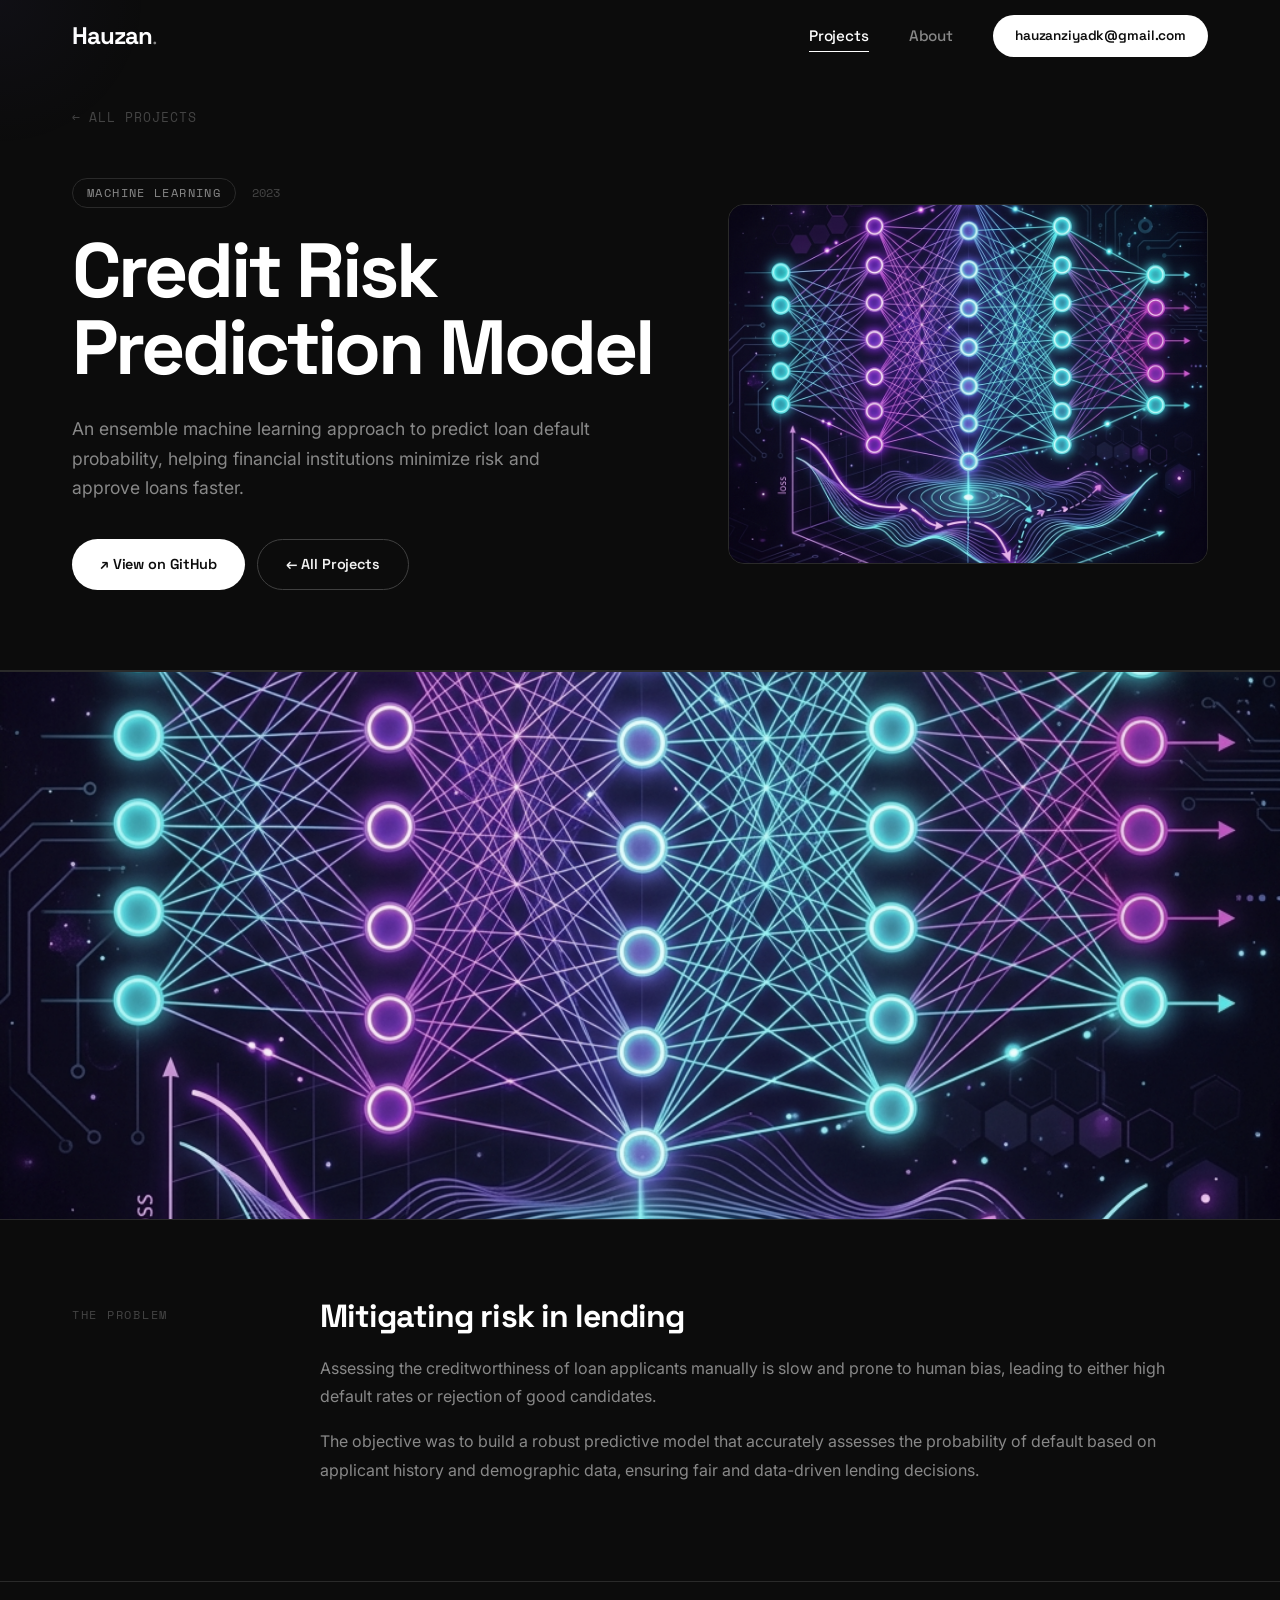
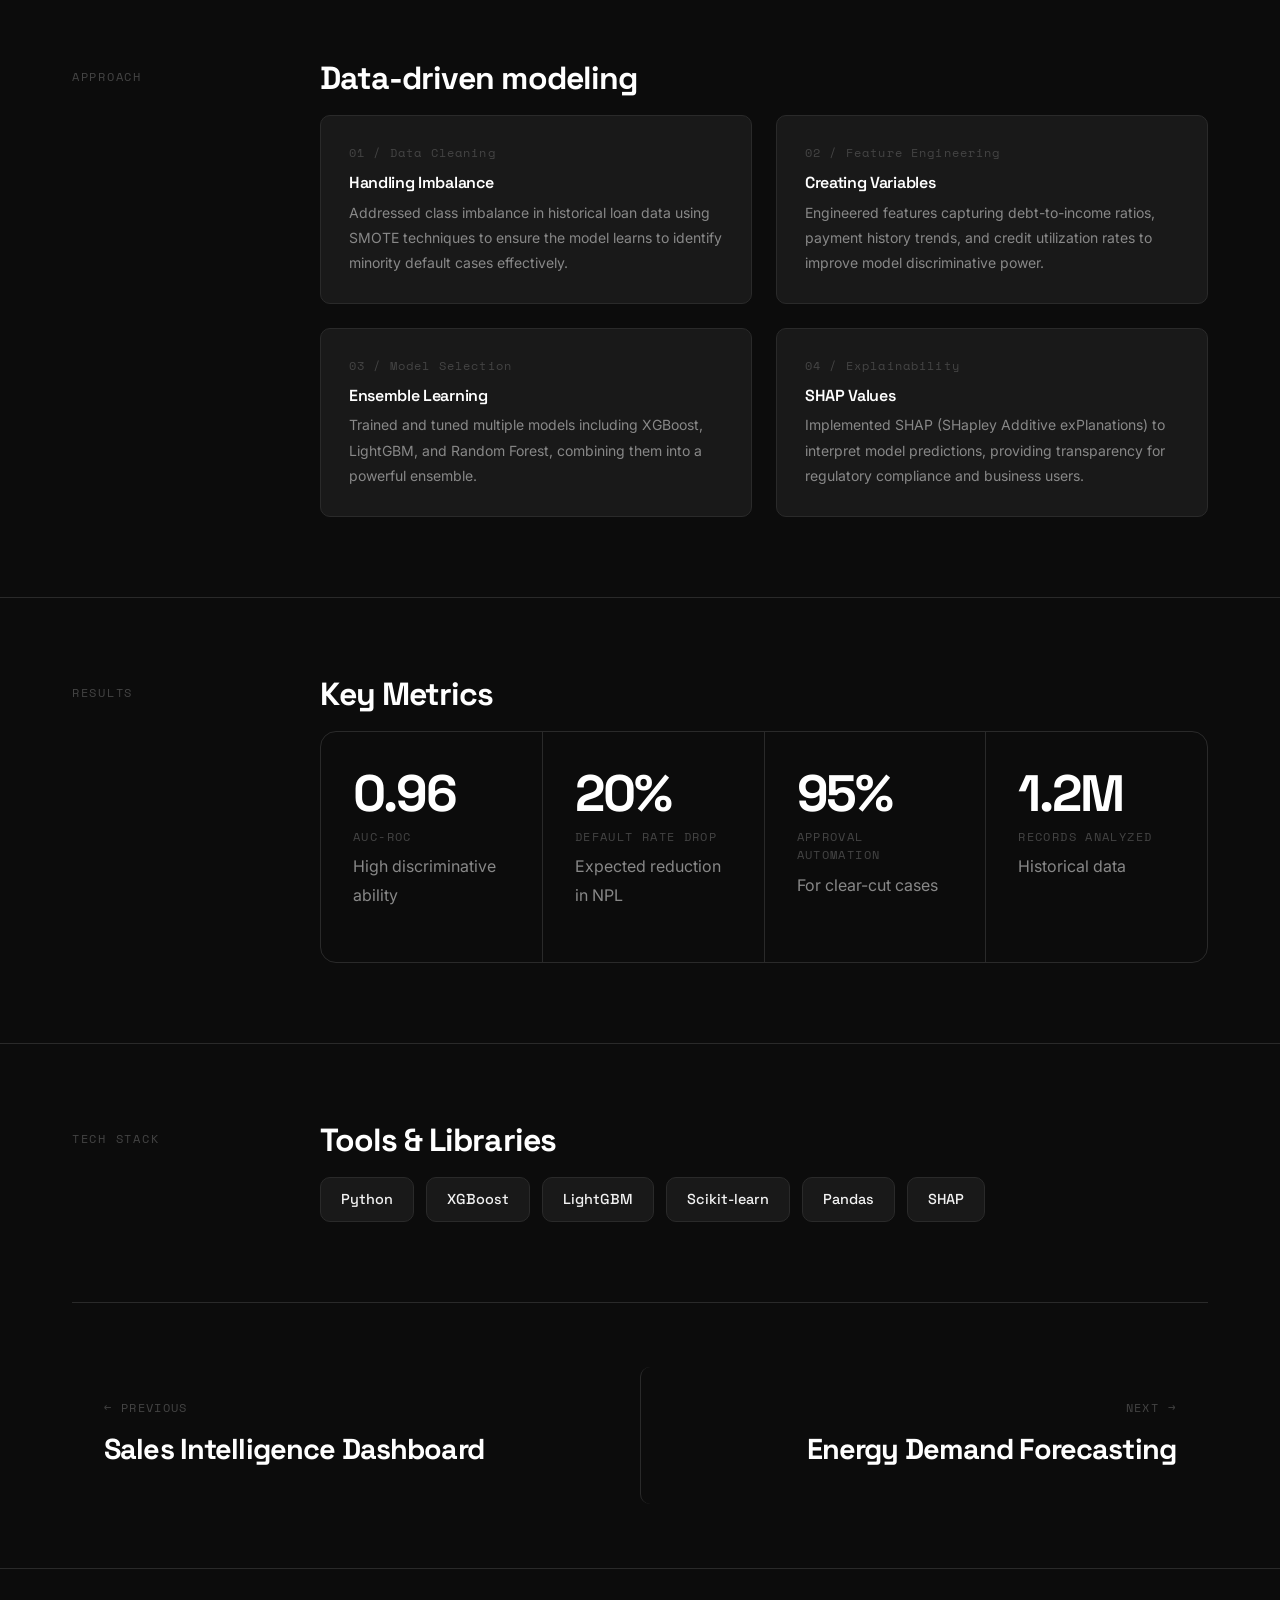
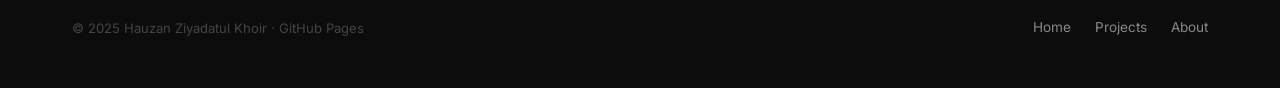
<file: projects/credit-risk.html>
<!DOCTYPE html>
<html lang="en">
<head>
  <meta charset="UTF-8" />
  <meta name="viewport" content="width=device-width, initial-scale=1.0" />
  <title>Credit Risk Prediction Model — Hauzan Ziyadatul Khoir</title>
  <meta name="description" content="Ensemble machine learning model for credit default prediction with AUC-ROC 0.96." />
  <link rel="stylesheet" href="../style.css" />
  <link rel="icon" href="data:image/svg+xml,<svg xmlns='http://www.w3.org/2000/svg' viewBox='0 0 100 100'><text y='.9em' font-size='90'>⬛</text></svg>" />
  <style>
    .detail-back { padding: calc(var(--nav-h) + 32px) 0 0; }
    .back-link { display: inline-flex; align-items: center; gap: 8px; font-family: var(--font-mono); font-size: 0.8rem; color: var(--text-dim); letter-spacing: 0.08em; text-transform: uppercase; transition: var(--transition-fast); }
    .back-link:hover { color: var(--white); }
    .back-link .arrow { transition: var(--transition-fast); }
    .back-link:hover .arrow { transform: translateX(-4px); }
    .detail-hero { padding: 48px 0 80px; display: grid; grid-template-columns: 1fr 480px; gap: 64px; align-items: center; }
    .detail-meta { display: flex; align-items: center; gap: 16px; margin-bottom: 24px; }
    .detail-tag { font-family: var(--font-mono); font-size: 0.72rem; color: var(--text-muted); text-transform: uppercase; letter-spacing: 0.12em; padding: 5px 14px; border: 1px solid var(--border); border-radius: var(--radius-full); }
    .detail-year { font-family: var(--font-mono); font-size: 0.72rem; color: var(--text-dim); }
    .detail-title { font-size: clamp(2.8rem, 6vw, 5.5rem); font-weight: 700; color: var(--white); letter-spacing: -0.04em; line-height: 1; margin-bottom: 28px; }
    .detail-tagline { font-size: 1.1rem; color: var(--text-muted); line-height: 1.7; max-width: 520px; margin-bottom: 36px; }
    .detail-ctas { display: flex; gap: 12px; flex-wrap: wrap; }
    .detail-hero-img { border-radius: var(--radius-lg); overflow: hidden; border: 1px solid var(--border); aspect-ratio: 4/3; }
    .detail-hero-img img { width: 100%; height: 100%; object-fit: cover; filter: grayscale(30%); }
    .divider { border: none; border-top: 1px solid var(--border); margin: 0; }
    .detail-section { padding: 80px 0; }
    .detail-section-inner { display: grid; grid-template-columns: 200px 1fr; gap: 48px; }
    .detail-section-label { font-family: var(--font-mono); font-size: 0.72rem; color: var(--text-dim); text-transform: uppercase; letter-spacing: 0.15em; padding-top: 6px; }
    .detail-section-body h3 { font-size: clamp(1.5rem, 3vw, 2rem); color: var(--white); margin-bottom: 20px; letter-spacing: -0.03em; }
    .detail-section-body p { font-size: 1rem; line-height: 1.8; margin-bottom: 16px; }
    .detail-fullwidth-img { width: 100%; aspect-ratio: 21/9; object-fit: cover; display: block; filter: grayscale(40%); border-top: 1px solid var(--border); border-bottom: 1px solid var(--border); }
    .approach-grid { display: grid; grid-template-columns: repeat(2, 1fr); gap: 24px; margin-top: 8px; }
    .approach-card { background: var(--surface); border: 1px solid var(--border); border-radius: var(--radius-md); padding: 28px; transition: var(--transition-fast); }
    .approach-card:hover { border-color: var(--border-hover); }
    .approach-num { font-family: var(--font-mono); font-size: 0.72rem; color: var(--text-dim); margin-bottom: 12px; letter-spacing: 0.1em; }
    .approach-card h4 { font-family: var(--font-display); font-size: 1rem; font-weight: 600; color: var(--white); margin-bottom: 8px; letter-spacing: -0.02em; }
    .approach-card p { font-size: 0.875rem; margin: 0; }
    .metrics-row { display: flex; gap: 0; margin-top: 8px; border: 1px solid var(--border); border-radius: var(--radius-lg); overflow: hidden; }
    .metric-item { flex: 1; padding: 36px 32px; border-right: 1px solid var(--border); transition: var(--transition-fast); }
    .metric-item:last-child { border-right: none; }
    .metric-item:hover { background: var(--surface); }
    .metric-num { font-family: var(--font-display); font-size: clamp(2rem, 4vw, 3.5rem); font-weight: 700; color: var(--white); letter-spacing: -0.04em; line-height: 1; margin-bottom: 8px; }
    .metric-label { font-family: var(--font-mono); font-size: 0.72rem; color: var(--text-dim); text-transform: uppercase; letter-spacing: 0.12em; }
    .metric-desc { font-size: 0.82rem; margin-top: 6px; }
    .tech-stack-grid { display: flex; flex-wrap: wrap; gap: 12px; margin-top: 8px; }
    .tech-chip { display: inline-flex; align-items: center; gap: 10px; padding: 10px 20px; background: var(--surface); border: 1px solid var(--border); border-radius: var(--radius-md); font-family: var(--font-display); font-size: 0.9rem; font-weight: 500; color: var(--text); transition: var(--transition-fast); }
    .tech-chip:hover { border-color: var(--border-hover); color: var(--white); }
    .project-nav { padding: 64px 0; border-top: 1px solid var(--border); display: grid; grid-template-columns: 1fr 1fr; }
    .project-nav-item { padding: 32px; transition: var(--transition-fast); border-radius: var(--radius-md); }
    .project-nav-item:hover { background: var(--surface); }
    .project-nav-item.next { text-align: right; border-left: 1px solid var(--border); }
    .project-nav-dir { font-family: var(--font-mono); font-size: 0.72rem; color: var(--text-dim); text-transform: uppercase; letter-spacing: 0.12em; margin-bottom: 8px; }
    .project-nav-item.next .project-nav-dir { text-align: right; }
    .project-nav-title { font-family: var(--font-display); font-size: clamp(1.2rem, 2.5vw, 1.8rem); font-weight: 700; color: var(--white); letter-spacing: -0.03em; }
    @media (max-width: 900px) { .detail-hero { grid-template-columns: 1fr; } .detail-hero-img { display: none; } .detail-section-inner { grid-template-columns: 1fr; gap: 16px; } .approach-grid { grid-template-columns: 1fr; } .metrics-row { flex-wrap: wrap; } }
  </style>
</head>
<body class="page-enter">
  <nav class="navbar scrolled" id="navbar">
    <div class="navbar-inner">
      <a href="../index.html" class="logo">Hauzan<span>.</span></a>
      <div class="nav-links" id="navLinks">
        <a href="../projects.html" class="nav-link active">Projects</a>
        <a href="../about.html" class="nav-link">About</a>
        <a href="mailto:hauzanziyadk@gmail.com" class="btn btn-email">hauzanziyadk@gmail.com</a>
      </div>
      <button class="hamburger" id="hamburger" aria-label="Menu"><span></span><span></span><span></span></button>
    </div>
  </nav>

  <div class="detail-back">
    <div class="container">
      <a href="../projects.html" class="back-link"><span class="arrow">←</span> All Projects</a>
    </div>
  </div>

  <div class="container">
    <div class="detail-hero">
      <div>
        <div class="detail-meta reveal">
          <span class="detail-tag">Machine Learning</span>
          <span class="detail-year">2023</span>
        </div>
        <h1 class="detail-title reveal">Credit Risk Prediction Model</h1>
        <p class="detail-tagline reveal">An ensemble machine learning approach to predict loan default probability, helping financial institutions minimize risk and approve loans faster.</p>
        <div class="detail-ctas reveal">
          <a href="https://github.com/hauzanziyadk" target="_blank" class="btn btn-primary">↗ View on GitHub</a>
          <a href="../projects.html" class="btn btn-outline">← All Projects</a>
        </div>
      </div>
      <div class="detail-hero-img reveal">
        <img src="../assets/images/project-ml.png" alt="Credit Risk" />
      </div>
    </div>
  </div>

  <hr class="divider" />
  <img src="../assets/images/project-ml.png" alt="Project Overview" class="detail-fullwidth-img" />

  <div class="container">
    <div class="detail-section">
      <div class="detail-section-inner">
        <div class="detail-section-label reveal">The Problem</div>
        <div class="detail-section-body reveal">
          <h3>Mitigating risk in lending</h3>
          <p>Assessing the creditworthiness of loan applicants manually is slow and prone to human bias, leading to either high default rates or rejection of good candidates.</p>
          <p>The objective was to build a robust predictive model that accurately assesses the probability of default based on applicant history and demographic data, ensuring fair and data-driven lending decisions.</p>
        </div>
      </div>
    </div>
  </div>

  <hr class="divider" />

  <div class="container">
    <div class="detail-section">
      <div class="detail-section-inner">
        <div class="detail-section-label reveal">Approach</div>
        <div class="detail-section-body">
          <h3 class="reveal">Data-driven modeling</h3>
          <div class="approach-grid">
            <div class="approach-card reveal reveal-delay-1">
              <div class="approach-num">01 / Data Cleaning</div>
              <h4>Handling Imbalance</h4>
              <p>Addressed class imbalance in historical loan data using SMOTE techniques to ensure the model learns to identify minority default cases effectively.</p>
            </div>
            <div class="approach-card reveal reveal-delay-2">
              <div class="approach-num">02 / Feature Engineering</div>
              <h4>Creating Variables</h4>
              <p>Engineered features capturing debt-to-income ratios, payment history trends, and credit utilization rates to improve model discriminative power.</p>
            </div>
            <div class="approach-card reveal reveal-delay-3">
              <div class="approach-num">03 / Model Selection</div>
              <h4>Ensemble Learning</h4>
              <p>Trained and tuned multiple models including XGBoost, LightGBM, and Random Forest, combining them into a powerful ensemble.</p>
            </div>
            <div class="approach-card reveal reveal-delay-1">
              <div class="approach-num">04 / Explainability</div>
              <h4>SHAP Values</h4>
              <p>Implemented SHAP (SHapley Additive exPlanations) to interpret model predictions, providing transparency for regulatory compliance and business users.</p>
            </div>
          </div>
        </div>
      </div>
    </div>
  </div>

  <hr class="divider" />

  <div class="container">
    <div class="detail-section">
      <div class="detail-section-inner">
        <div class="detail-section-label reveal">Results</div>
        <div class="detail-section-body">
          <h3 class="reveal">Key Metrics</h3>
          <div class="metrics-row reveal">
            <div class="metric-item">
              <div class="metric-num">0.96</div>
              <div class="metric-label">AUC-ROC</div>
              <p class="metric-desc">High discriminative ability</p>
            </div>
            <div class="metric-item">
              <div class="metric-num">20%</div>
              <div class="metric-label">Default Rate Drop</div>
              <p class="metric-desc">Expected reduction in NPL</p>
            </div>
            <div class="metric-item">
              <div class="metric-num">95%</div>
              <div class="metric-label">Approval Automation</div>
              <p class="metric-desc">For clear-cut cases</p>
            </div>
            <div class="metric-item">
              <div class="metric-num">1.2M</div>
              <div class="metric-label">Records Analyzed</div>
              <p class="metric-desc">Historical data</p>
            </div>
          </div>
        </div>
      </div>
    </div>
  </div>

  <hr class="divider" />

  <div class="container">
    <div class="detail-section">
      <div class="detail-section-inner">
        <div class="detail-section-label reveal">Tech Stack</div>
        <div class="detail-section-body">
          <h3 class="reveal">Tools & Libraries</h3>
          <div class="tech-stack-grid reveal">
            <span class="tech-chip">Python</span>
            <span class="tech-chip">XGBoost</span>
            <span class="tech-chip">LightGBM</span>
            <span class="tech-chip">Scikit-learn</span>
            <span class="tech-chip">Pandas</span>
            <span class="tech-chip">SHAP</span>
          </div>
        </div>
      </div>
    </div>
  </div>

  <div class="container">
    <div class="project-nav">
      <a href="sales-dashboard.html" class="project-nav-item reveal">
        <div class="project-nav-dir">← Previous</div>
        <div class="project-nav-title">Sales Intelligence Dashboard</div>
      </a>
      <a href="energy-forecasting.html" class="project-nav-item next reveal">
        <div class="project-nav-dir">Next →</div>
        <div class="project-nav-title">Energy Demand Forecasting</div>
      </a>
    </div>
  </div>

  <footer class="footer">
    <div class="container">
      <div class="footer-inner">
        <p>© 2025 Hauzan Ziyadatul Khoir · GitHub Pages</p>
        <div class="footer-links">
          <a href="../index.html" class="footer-link">Home</a>
          <a href="../projects.html" class="footer-link">Projects</a>
          <a href="../about.html" class="footer-link">About</a>
        </div>
      </div>
    </div>
  </footer>
  <script src="../script.js"></script>
</body>
</html>
</file>
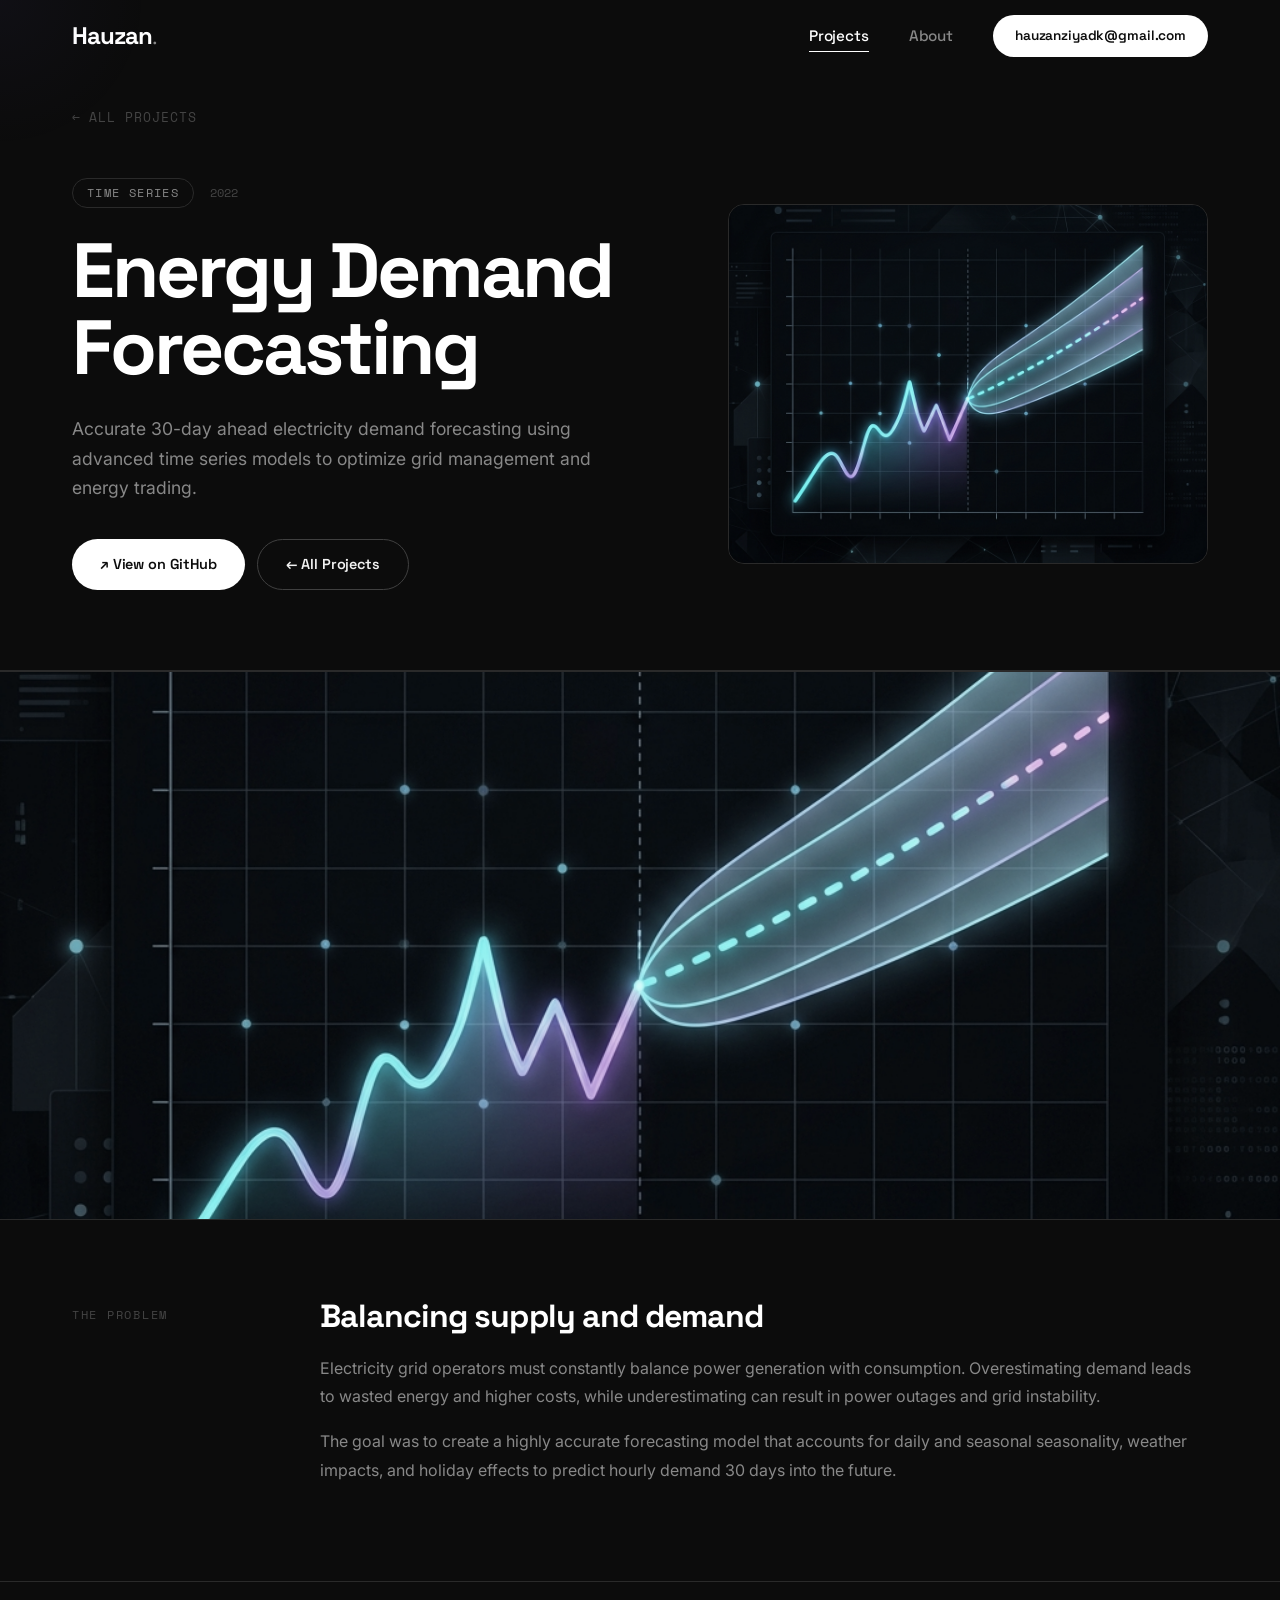
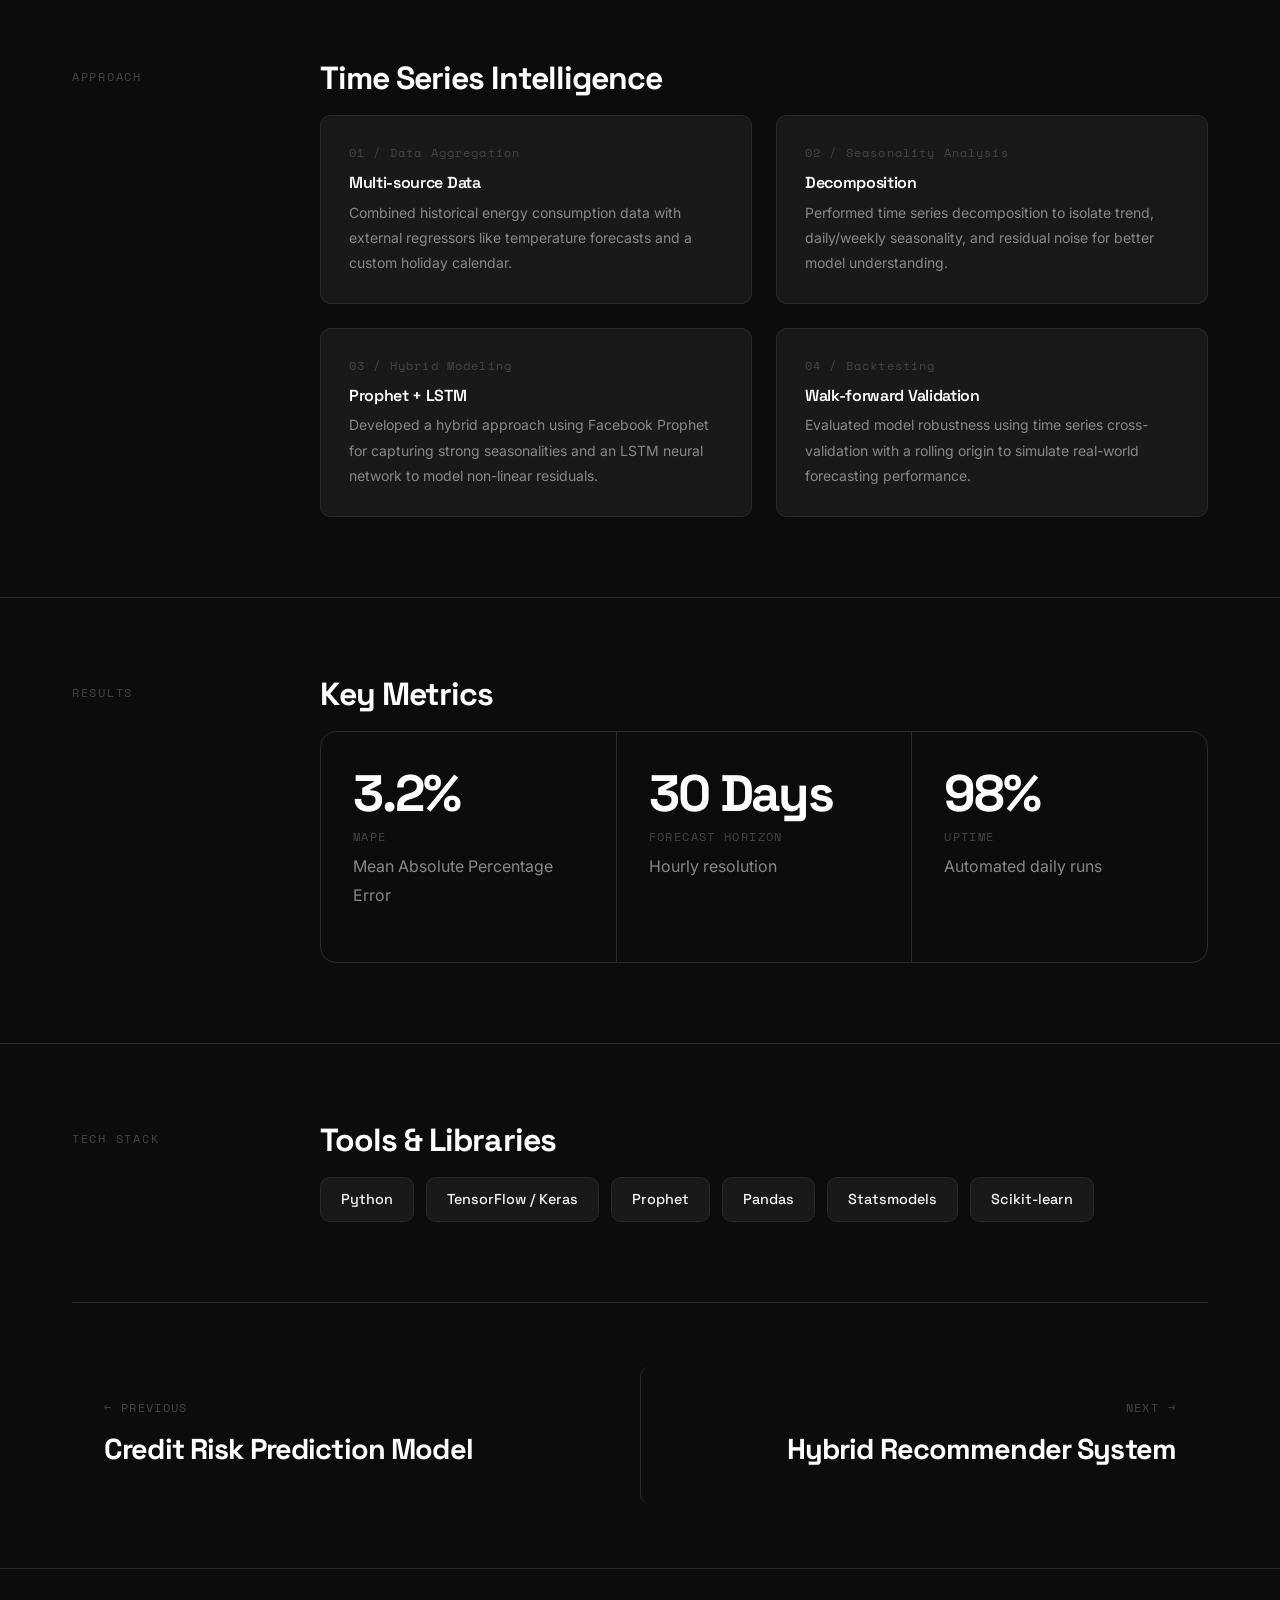
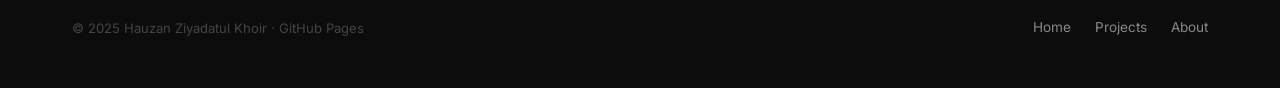
<file: projects/energy-forecasting.html>
<!DOCTYPE html>
<html lang="en">
<head>
  <meta charset="UTF-8" />
  <meta name="viewport" content="width=device-width, initial-scale=1.0" />
  <title>Energy Demand Forecasting — Hauzan Ziyadatul Khoir</title>
  <meta name="description" content="Time series forecasting for 30-day electricity demand using LSTM and Prophet." />
  <link rel="stylesheet" href="../style.css" />
  <link rel="icon" href="data:image/svg+xml,<svg xmlns='http://www.w3.org/2000/svg' viewBox='0 0 100 100'><text y='.9em' font-size='90'>⬛</text></svg>" />
  <style>
    .detail-back { padding: calc(var(--nav-h) + 32px) 0 0; }
    .back-link { display: inline-flex; align-items: center; gap: 8px; font-family: var(--font-mono); font-size: 0.8rem; color: var(--text-dim); letter-spacing: 0.08em; text-transform: uppercase; transition: var(--transition-fast); }
    .back-link:hover { color: var(--white); }
    .back-link .arrow { transition: var(--transition-fast); }
    .back-link:hover .arrow { transform: translateX(-4px); }
    .detail-hero { padding: 48px 0 80px; display: grid; grid-template-columns: 1fr 480px; gap: 64px; align-items: center; }
    .detail-meta { display: flex; align-items: center; gap: 16px; margin-bottom: 24px; }
    .detail-tag { font-family: var(--font-mono); font-size: 0.72rem; color: var(--text-muted); text-transform: uppercase; letter-spacing: 0.12em; padding: 5px 14px; border: 1px solid var(--border); border-radius: var(--radius-full); }
    .detail-year { font-family: var(--font-mono); font-size: 0.72rem; color: var(--text-dim); }
    .detail-title { font-size: clamp(2.8rem, 6vw, 5.5rem); font-weight: 700; color: var(--white); letter-spacing: -0.04em; line-height: 1; margin-bottom: 28px; }
    .detail-tagline { font-size: 1.1rem; color: var(--text-muted); line-height: 1.7; max-width: 520px; margin-bottom: 36px; }
    .detail-ctas { display: flex; gap: 12px; flex-wrap: wrap; }
    .detail-hero-img { border-radius: var(--radius-lg); overflow: hidden; border: 1px solid var(--border); aspect-ratio: 4/3; }
    .detail-hero-img img { width: 100%; height: 100%; object-fit: cover; filter: grayscale(30%); }
    .divider { border: none; border-top: 1px solid var(--border); margin: 0; }
    .detail-section { padding: 80px 0; }
    .detail-section-inner { display: grid; grid-template-columns: 200px 1fr; gap: 48px; }
    .detail-section-label { font-family: var(--font-mono); font-size: 0.72rem; color: var(--text-dim); text-transform: uppercase; letter-spacing: 0.15em; padding-top: 6px; }
    .detail-section-body h3 { font-size: clamp(1.5rem, 3vw, 2rem); color: var(--white); margin-bottom: 20px; letter-spacing: -0.03em; }
    .detail-section-body p { font-size: 1rem; line-height: 1.8; margin-bottom: 16px; }
    .detail-fullwidth-img { width: 100%; aspect-ratio: 21/9; object-fit: cover; display: block; filter: grayscale(40%); border-top: 1px solid var(--border); border-bottom: 1px solid var(--border); }
    .approach-grid { display: grid; grid-template-columns: repeat(2, 1fr); gap: 24px; margin-top: 8px; }
    .approach-card { background: var(--surface); border: 1px solid var(--border); border-radius: var(--radius-md); padding: 28px; transition: var(--transition-fast); }
    .approach-card:hover { border-color: var(--border-hover); }
    .approach-num { font-family: var(--font-mono); font-size: 0.72rem; color: var(--text-dim); margin-bottom: 12px; letter-spacing: 0.1em; }
    .approach-card h4 { font-family: var(--font-display); font-size: 1rem; font-weight: 600; color: var(--white); margin-bottom: 8px; letter-spacing: -0.02em; }
    .approach-card p { font-size: 0.875rem; margin: 0; }
    .metrics-row { display: flex; gap: 0; margin-top: 8px; border: 1px solid var(--border); border-radius: var(--radius-lg); overflow: hidden; }
    .metric-item { flex: 1; padding: 36px 32px; border-right: 1px solid var(--border); transition: var(--transition-fast); }
    .metric-item:last-child { border-right: none; }
    .metric-item:hover { background: var(--surface); }
    .metric-num { font-family: var(--font-display); font-size: clamp(2rem, 4vw, 3.5rem); font-weight: 700; color: var(--white); letter-spacing: -0.04em; line-height: 1; margin-bottom: 8px; }
    .metric-label { font-family: var(--font-mono); font-size: 0.72rem; color: var(--text-dim); text-transform: uppercase; letter-spacing: 0.12em; }
    .metric-desc { font-size: 0.82rem; margin-top: 6px; }
    .tech-stack-grid { display: flex; flex-wrap: wrap; gap: 12px; margin-top: 8px; }
    .tech-chip { display: inline-flex; align-items: center; gap: 10px; padding: 10px 20px; background: var(--surface); border: 1px solid var(--border); border-radius: var(--radius-md); font-family: var(--font-display); font-size: 0.9rem; font-weight: 500; color: var(--text); transition: var(--transition-fast); }
    .tech-chip:hover { border-color: var(--border-hover); color: var(--white); }
    .project-nav { padding: 64px 0; border-top: 1px solid var(--border); display: grid; grid-template-columns: 1fr 1fr; }
    .project-nav-item { padding: 32px; transition: var(--transition-fast); border-radius: var(--radius-md); }
    .project-nav-item:hover { background: var(--surface); }
    .project-nav-item.next { text-align: right; border-left: 1px solid var(--border); }
    .project-nav-dir { font-family: var(--font-mono); font-size: 0.72rem; color: var(--text-dim); text-transform: uppercase; letter-spacing: 0.12em; margin-bottom: 8px; }
    .project-nav-item.next .project-nav-dir { text-align: right; }
    .project-nav-title { font-family: var(--font-display); font-size: clamp(1.2rem, 2.5vw, 1.8rem); font-weight: 700; color: var(--white); letter-spacing: -0.03em; }
    @media (max-width: 900px) { .detail-hero { grid-template-columns: 1fr; } .detail-hero-img { display: none; } .detail-section-inner { grid-template-columns: 1fr; gap: 16px; } .approach-grid { grid-template-columns: 1fr; } .metrics-row { flex-wrap: wrap; } }
  </style>
</head>
<body class="page-enter">
  <nav class="navbar scrolled" id="navbar">
    <div class="navbar-inner">
      <a href="../index.html" class="logo">Hauzan<span>.</span></a>
      <div class="nav-links" id="navLinks">
        <a href="../projects.html" class="nav-link active">Projects</a>
        <a href="../about.html" class="nav-link">About</a>
        <a href="mailto:hauzanziyadk@gmail.com" class="btn btn-email">hauzanziyadk@gmail.com</a>
      </div>
      <button class="hamburger" id="hamburger" aria-label="Menu"><span></span><span></span><span></span></button>
    </div>
  </nav>

  <div class="detail-back">
    <div class="container">
      <a href="../projects.html" class="back-link"><span class="arrow">←</span> All Projects</a>
    </div>
  </div>

  <div class="container">
    <div class="detail-hero">
      <div>
        <div class="detail-meta reveal">
          <span class="detail-tag">Time Series</span>
          <span class="detail-year">2022</span>
        </div>
        <h1 class="detail-title reveal">Energy Demand Forecasting</h1>
        <p class="detail-tagline reveal">Accurate 30-day ahead electricity demand forecasting using advanced time series models to optimize grid management and energy trading.</p>
        <div class="detail-ctas reveal">
          <a href="https://github.com/hauzanziyadk" target="_blank" class="btn btn-primary">↗ View on GitHub</a>
          <a href="../projects.html" class="btn btn-outline">← All Projects</a>
        </div>
      </div>
      <div class="detail-hero-img reveal">
        <img src="../assets/images/project-timeseries.png" alt="Energy Forecasting" />
      </div>
    </div>
  </div>

  <hr class="divider" />
  <img src="../assets/images/project-timeseries.png" alt="Project Overview" class="detail-fullwidth-img" />

  <div class="container">
    <div class="detail-section">
      <div class="detail-section-inner">
        <div class="detail-section-label reveal">The Problem</div>
        <div class="detail-section-body reveal">
          <h3>Balancing supply and demand</h3>
          <p>Electricity grid operators must constantly balance power generation with consumption. Overestimating demand leads to wasted energy and higher costs, while underestimating can result in power outages and grid instability.</p>
          <p>The goal was to create a highly accurate forecasting model that accounts for daily and seasonal seasonality, weather impacts, and holiday effects to predict hourly demand 30 days into the future.</p>
        </div>
      </div>
    </div>
  </div>

  <hr class="divider" />

  <div class="container">
    <div class="detail-section">
      <div class="detail-section-inner">
        <div class="detail-section-label reveal">Approach</div>
        <div class="detail-section-body">
          <h3 class="reveal">Time Series Intelligence</h3>
          <div class="approach-grid">
            <div class="approach-card reveal reveal-delay-1">
              <div class="approach-num">01 / Data Aggregation</div>
              <h4>Multi-source Data</h4>
              <p>Combined historical energy consumption data with external regressors like temperature forecasts and a custom holiday calendar.</p>
            </div>
            <div class="approach-card reveal reveal-delay-2">
              <div class="approach-num">02 / Seasonality Analysis</div>
              <h4>Decomposition</h4>
              <p>Performed time series decomposition to isolate trend, daily/weekly seasonality, and residual noise for better model understanding.</p>
            </div>
            <div class="approach-card reveal reveal-delay-3">
              <div class="approach-num">03 / Hybrid Modeling</div>
              <h4>Prophet + LSTM</h4>
              <p>Developed a hybrid approach using Facebook Prophet for capturing strong seasonalities and an LSTM neural network to model non-linear residuals.</p>
            </div>
            <div class="approach-card reveal reveal-delay-1">
              <div class="approach-num">04 / Backtesting</div>
              <h4>Walk-forward Validation</h4>
              <p>Evaluated model robustness using time series cross-validation with a rolling origin to simulate real-world forecasting performance.</p>
            </div>
          </div>
        </div>
      </div>
    </div>
  </div>

  <hr class="divider" />

  <div class="container">
    <div class="detail-section">
      <div class="detail-section-inner">
        <div class="detail-section-label reveal">Results</div>
        <div class="detail-section-body">
          <h3 class="reveal">Key Metrics</h3>
          <div class="metrics-row reveal">
            <div class="metric-item">
              <div class="metric-num">3.2%</div>
              <div class="metric-label">MAPE</div>
              <p class="metric-desc">Mean Absolute Percentage Error</p>
            </div>
            <div class="metric-item">
              <div class="metric-num">30 Days</div>
              <div class="metric-label">Forecast Horizon</div>
              <p class="metric-desc">Hourly resolution</p>
            </div>
            <div class="metric-item">
              <div class="metric-num">98%</div>
              <div class="metric-label">Uptime</div>
              <p class="metric-desc">Automated daily runs</p>
            </div>
          </div>
        </div>
      </div>
    </div>
  </div>

  <hr class="divider" />

  <div class="container">
    <div class="detail-section">
      <div class="detail-section-inner">
        <div class="detail-section-label reveal">Tech Stack</div>
        <div class="detail-section-body">
          <h3 class="reveal">Tools & Libraries</h3>
          <div class="tech-stack-grid reveal">
            <span class="tech-chip">Python</span>
            <span class="tech-chip">TensorFlow / Keras</span>
            <span class="tech-chip">Prophet</span>
            <span class="tech-chip">Pandas</span>
            <span class="tech-chip">Statsmodels</span>
            <span class="tech-chip">Scikit-learn</span>
          </div>
        </div>
      </div>
    </div>
  </div>

  <div class="container">
    <div class="project-nav">
      <a href="credit-risk.html" class="project-nav-item reveal">
        <div class="project-nav-dir">← Previous</div>
        <div class="project-nav-title">Credit Risk Prediction Model</div>
      </a>
      <a href="recommender-system.html" class="project-nav-item next reveal">
        <div class="project-nav-dir">Next →</div>
        <div class="project-nav-title">Hybrid Recommender System</div>
      </a>
    </div>
  </div>

  <footer class="footer">
    <div class="container">
      <div class="footer-inner">
        <p>© 2025 Hauzan Ziyadatul Khoir · GitHub Pages</p>
        <div class="footer-links">
          <a href="../index.html" class="footer-link">Home</a>
          <a href="../projects.html" class="footer-link">Projects</a>
          <a href="../about.html" class="footer-link">About</a>
        </div>
      </div>
    </div>
  </footer>
  <script src="../script.js"></script>
</body>
</html>
</file>
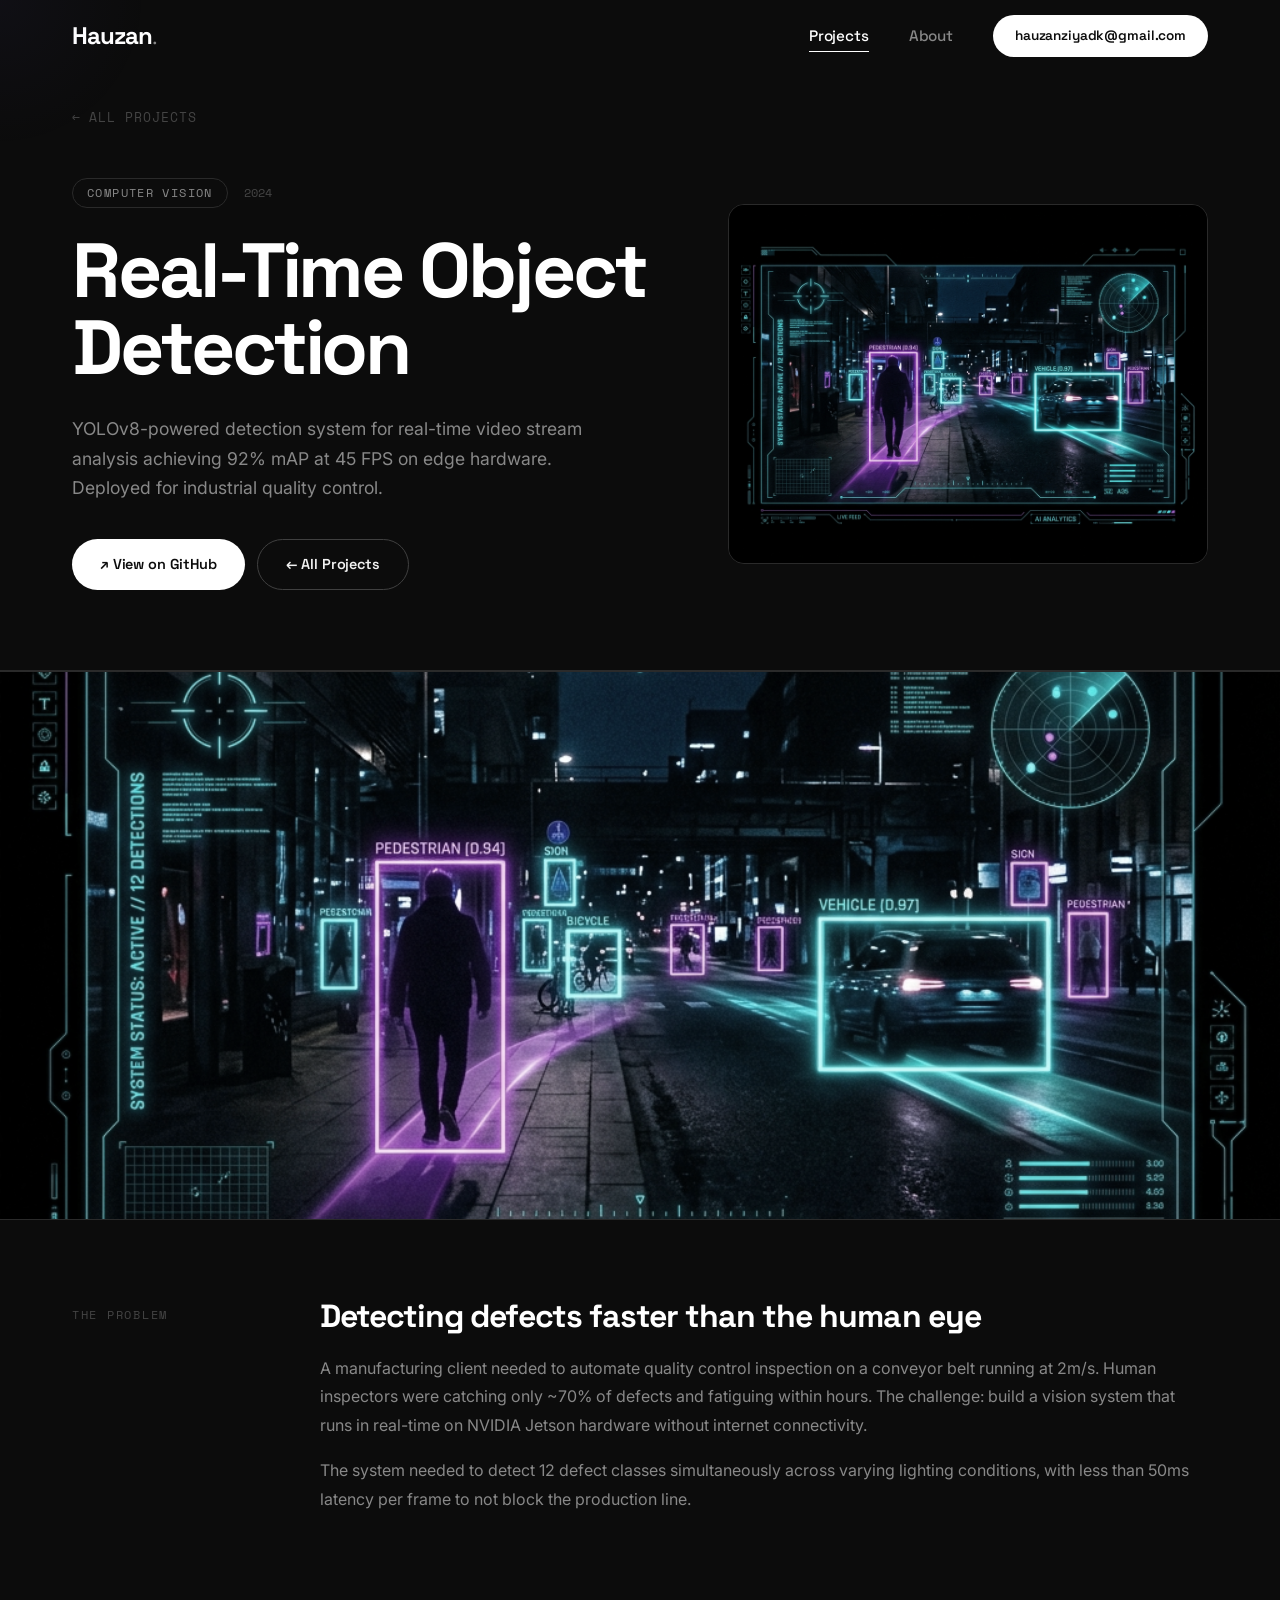
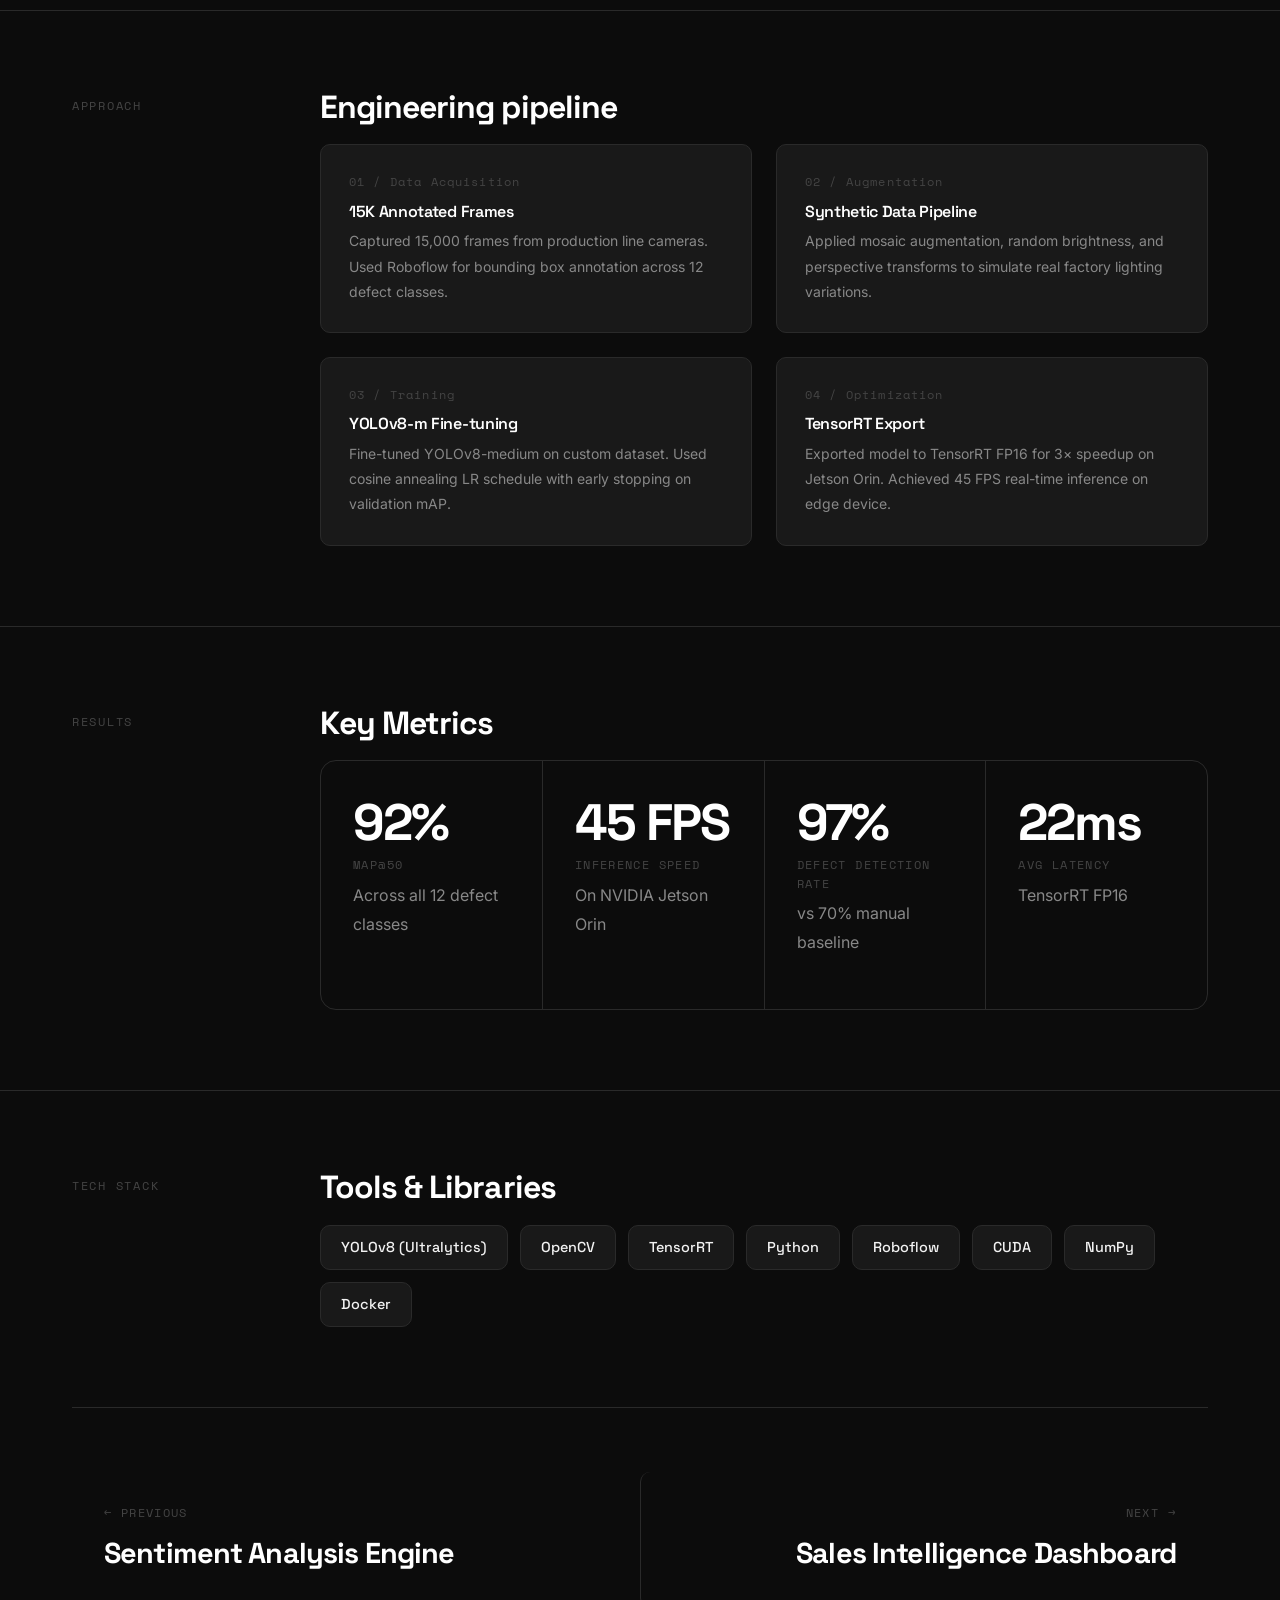
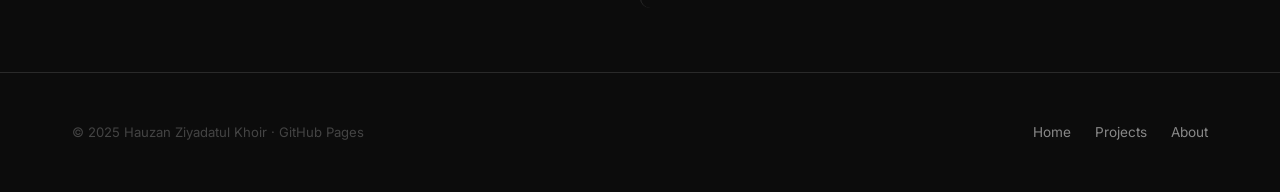
<file: projects/object-detection.html>
<!DOCTYPE html>
<html lang="en">
<head>
  <meta charset="UTF-8" />
  <meta name="viewport" content="width=device-width, initial-scale=1.0" />
  <title>Real-Time Object Detection — Hauzan Ziyadatul Khoir</title>
  <meta name="description" content="YOLOv8-powered real-time object detection system for video stream analysis with 92% mAP accuracy." />
  <link rel="stylesheet" href="../style.css" />
  <link rel="icon" href="data:image/svg+xml,<svg xmlns='http://www.w3.org/2000/svg' viewBox='0 0 100 100'><text y='.9em' font-size='90'>⬛</text></svg>" />
  <style>
    .detail-back { padding: calc(var(--nav-h) + 32px) 0 0; }
    .back-link { display: inline-flex; align-items: center; gap: 8px; font-family: var(--font-mono); font-size: 0.8rem; color: var(--text-dim); letter-spacing: 0.08em; text-transform: uppercase; transition: var(--transition-fast); }
    .back-link:hover { color: var(--white); }
    .back-link .arrow { transition: var(--transition-fast); }
    .back-link:hover .arrow { transform: translateX(-4px); }
    .detail-hero { padding: 48px 0 80px; display: grid; grid-template-columns: 1fr 480px; gap: 64px; align-items: center; }
    .detail-meta { display: flex; align-items: center; gap: 16px; margin-bottom: 24px; }
    .detail-tag { font-family: var(--font-mono); font-size: 0.72rem; color: var(--text-muted); text-transform: uppercase; letter-spacing: 0.12em; padding: 5px 14px; border: 1px solid var(--border); border-radius: var(--radius-full); }
    .detail-year { font-family: var(--font-mono); font-size: 0.72rem; color: var(--text-dim); }
    .detail-title { font-size: clamp(2.8rem, 6vw, 5.5rem); font-weight: 700; color: var(--white); letter-spacing: -0.04em; line-height: 1; margin-bottom: 28px; }
    .detail-tagline { font-size: 1.1rem; color: var(--text-muted); line-height: 1.7; max-width: 520px; margin-bottom: 36px; }
    .detail-ctas { display: flex; gap: 12px; flex-wrap: wrap; }
    .detail-hero-img { border-radius: var(--radius-lg); overflow: hidden; border: 1px solid var(--border); aspect-ratio: 4/3; }
    .detail-hero-img img { width: 100%; height: 100%; object-fit: cover; filter: grayscale(30%); }
    .divider { border: none; border-top: 1px solid var(--border); margin: 0; }
    .detail-section { padding: 80px 0; }
    .detail-section-inner { display: grid; grid-template-columns: 200px 1fr; gap: 48px; }
    .detail-section-label { font-family: var(--font-mono); font-size: 0.72rem; color: var(--text-dim); text-transform: uppercase; letter-spacing: 0.15em; padding-top: 6px; }
    .detail-section-body h3 { font-size: clamp(1.5rem, 3vw, 2rem); color: var(--white); margin-bottom: 20px; letter-spacing: -0.03em; }
    .detail-section-body p { font-size: 1rem; line-height: 1.8; margin-bottom: 16px; }
    .detail-fullwidth-img { width: 100%; aspect-ratio: 21/9; object-fit: cover; display: block; filter: grayscale(40%); border-top: 1px solid var(--border); border-bottom: 1px solid var(--border); }
    .approach-grid { display: grid; grid-template-columns: repeat(2, 1fr); gap: 24px; margin-top: 8px; }
    .approach-card { background: var(--surface); border: 1px solid var(--border); border-radius: var(--radius-md); padding: 28px; transition: var(--transition-fast); }
    .approach-card:hover { border-color: var(--border-hover); }
    .approach-num { font-family: var(--font-mono); font-size: 0.72rem; color: var(--text-dim); margin-bottom: 12px; letter-spacing: 0.1em; }
    .approach-card h4 { font-family: var(--font-display); font-size: 1rem; font-weight: 600; color: var(--white); margin-bottom: 8px; letter-spacing: -0.02em; }
    .approach-card p { font-size: 0.875rem; margin: 0; }
    .metrics-row { display: flex; gap: 0; margin-top: 8px; border: 1px solid var(--border); border-radius: var(--radius-lg); overflow: hidden; }
    .metric-item { flex: 1; padding: 36px 32px; border-right: 1px solid var(--border); transition: var(--transition-fast); }
    .metric-item:last-child { border-right: none; }
    .metric-item:hover { background: var(--surface); }
    .metric-num { font-family: var(--font-display); font-size: clamp(2rem, 4vw, 3.5rem); font-weight: 700; color: var(--white); letter-spacing: -0.04em; line-height: 1; margin-bottom: 8px; }
    .metric-label { font-family: var(--font-mono); font-size: 0.72rem; color: var(--text-dim); text-transform: uppercase; letter-spacing: 0.12em; }
    .metric-desc { font-size: 0.82rem; margin-top: 6px; }
    .tech-stack-grid { display: flex; flex-wrap: wrap; gap: 12px; margin-top: 8px; }
    .tech-chip { display: inline-flex; align-items: center; gap: 10px; padding: 10px 20px; background: var(--surface); border: 1px solid var(--border); border-radius: var(--radius-md); font-family: var(--font-display); font-size: 0.9rem; font-weight: 500; color: var(--text); transition: var(--transition-fast); }
    .tech-chip:hover { border-color: var(--border-hover); color: var(--white); }
    .project-nav { padding: 64px 0; border-top: 1px solid var(--border); display: grid; grid-template-columns: 1fr 1fr; }
    .project-nav-item { padding: 32px; transition: var(--transition-fast); border-radius: var(--radius-md); }
    .project-nav-item:hover { background: var(--surface); }
    .project-nav-item.next { text-align: right; border-left: 1px solid var(--border); }
    .project-nav-dir { font-family: var(--font-mono); font-size: 0.72rem; color: var(--text-dim); text-transform: uppercase; letter-spacing: 0.12em; margin-bottom: 8px; }
    .project-nav-item.next .project-nav-dir { text-align: right; }
    .project-nav-title { font-family: var(--font-display); font-size: clamp(1.2rem, 2.5vw, 1.8rem); font-weight: 700; color: var(--white); letter-spacing: -0.03em; }
    @media (max-width: 900px) { .detail-hero { grid-template-columns: 1fr; } .detail-hero-img { display: none; } .detail-section-inner { grid-template-columns: 1fr; gap: 16px; } .approach-grid { grid-template-columns: 1fr; } .metrics-row { flex-wrap: wrap; } }
  </style>
</head>
<body class="page-enter">
  <nav class="navbar scrolled" id="navbar">
    <div class="navbar-inner">
      <a href="../index.html" class="logo">Hauzan<span>.</span></a>
      <div class="nav-links" id="navLinks">
        <a href="../projects.html" class="nav-link active">Projects</a>
        <a href="../about.html" class="nav-link">About</a>
        <a href="mailto:hauzanziyadk@gmail.com" class="btn btn-email">hauzanziyadk@gmail.com</a>
      </div>
      <button class="hamburger" id="hamburger" aria-label="Menu"><span></span><span></span><span></span></button>
    </div>
  </nav>

  <div class="detail-back">
    <div class="container">
      <a href="../projects.html" class="back-link"><span class="arrow">←</span> All Projects</a>
    </div>
  </div>

  <div class="container">
    <div class="detail-hero">
      <div>
        <div class="detail-meta reveal">
          <span class="detail-tag">Computer Vision</span>
          <span class="detail-year">2024</span>
        </div>
        <h1 class="detail-title reveal">Real-Time Object Detection</h1>
        <p class="detail-tagline reveal">YOLOv8-powered detection system for real-time video stream analysis achieving 92% mAP at 45 FPS on edge hardware. Deployed for industrial quality control.</p>
        <div class="detail-ctas reveal">
          <a href="https://github.com/hauzanziyadk" target="_blank" class="btn btn-primary">↗ View on GitHub</a>
          <a href="../projects.html" class="btn btn-outline">← All Projects</a>
        </div>
      </div>
      <div class="detail-hero-img reveal">
        <img src="../assets/images/project-cv.png" alt="Object Detection" />
      </div>
    </div>
  </div>

  <hr class="divider" />
  <img src="../assets/images/project-cv.png" alt="Project Overview" class="detail-fullwidth-img" />

  <div class="container">
    <div class="detail-section">
      <div class="detail-section-inner">
        <div class="detail-section-label reveal">The Problem</div>
        <div class="detail-section-body reveal">
          <h3>Detecting defects faster than the human eye</h3>
          <p>A manufacturing client needed to automate quality control inspection on a conveyor belt running at 2m/s. Human inspectors were catching only ~70% of defects and fatiguing within hours. The challenge: build a vision system that runs in real-time on NVIDIA Jetson hardware without internet connectivity.</p>
          <p>The system needed to detect 12 defect classes simultaneously across varying lighting conditions, with less than 50ms latency per frame to not block the production line.</p>
        </div>
      </div>
    </div>
  </div>

  <hr class="divider" />

  <div class="container">
    <div class="detail-section">
      <div class="detail-section-inner">
        <div class="detail-section-label reveal">Approach</div>
        <div class="detail-section-body">
          <h3 class="reveal">Engineering pipeline</h3>
          <div class="approach-grid">
            <div class="approach-card reveal reveal-delay-1">
              <div class="approach-num">01 / Data Acquisition</div>
              <h4>15K Annotated Frames</h4>
              <p>Captured 15,000 frames from production line cameras. Used Roboflow for bounding box annotation across 12 defect classes.</p>
            </div>
            <div class="approach-card reveal reveal-delay-2">
              <div class="approach-num">02 / Augmentation</div>
              <h4>Synthetic Data Pipeline</h4>
              <p>Applied mosaic augmentation, random brightness, and perspective transforms to simulate real factory lighting variations.</p>
            </div>
            <div class="approach-card reveal reveal-delay-3">
              <div class="approach-num">03 / Training</div>
              <h4>YOLOv8-m Fine-tuning</h4>
              <p>Fine-tuned YOLOv8-medium on custom dataset. Used cosine annealing LR schedule with early stopping on validation mAP.</p>
            </div>
            <div class="approach-card reveal reveal-delay-1">
              <div class="approach-num">04 / Optimization</div>
              <h4>TensorRT Export</h4>
              <p>Exported model to TensorRT FP16 for 3× speedup on Jetson Orin. Achieved 45 FPS real-time inference on edge device.</p>
            </div>
          </div>
        </div>
      </div>
    </div>
  </div>

  <hr class="divider" />

  <div class="container">
    <div class="detail-section">
      <div class="detail-section-inner">
        <div class="detail-section-label reveal">Results</div>
        <div class="detail-section-body">
          <h3 class="reveal">Key Metrics</h3>
          <div class="metrics-row reveal">
            <div class="metric-item">
              <div class="metric-num">92%</div>
              <div class="metric-label">mAP@50</div>
              <p class="metric-desc">Across all 12 defect classes</p>
            </div>
            <div class="metric-item">
              <div class="metric-num">45 FPS</div>
              <div class="metric-label">Inference Speed</div>
              <p class="metric-desc">On NVIDIA Jetson Orin</p>
            </div>
            <div class="metric-item">
              <div class="metric-num">97%</div>
              <div class="metric-label">Defect Detection Rate</div>
              <p class="metric-desc">vs 70% manual baseline</p>
            </div>
            <div class="metric-item">
              <div class="metric-num">22ms</div>
              <div class="metric-label">Avg Latency</div>
              <p class="metric-desc">TensorRT FP16</p>
            </div>
          </div>
        </div>
      </div>
    </div>
  </div>

  <hr class="divider" />

  <div class="container">
    <div class="detail-section">
      <div class="detail-section-inner">
        <div class="detail-section-label reveal">Tech Stack</div>
        <div class="detail-section-body">
          <h3 class="reveal">Tools & Libraries</h3>
          <div class="tech-stack-grid reveal">
            <span class="tech-chip">YOLOv8 (Ultralytics)</span>
            <span class="tech-chip">OpenCV</span>
            <span class="tech-chip">TensorRT</span>
            <span class="tech-chip">Python</span>
            <span class="tech-chip">Roboflow</span>
            <span class="tech-chip">CUDA</span>
            <span class="tech-chip">NumPy</span>
            <span class="tech-chip">Docker</span>
          </div>
        </div>
      </div>
    </div>
  </div>

  <div class="container">
    <div class="project-nav">
      <a href="sentiment-analysis.html" class="project-nav-item reveal">
        <div class="project-nav-dir">← Previous</div>
        <div class="project-nav-title">Sentiment Analysis Engine</div>
      </a>
      <a href="sales-dashboard.html" class="project-nav-item next reveal">
        <div class="project-nav-dir">Next →</div>
        <div class="project-nav-title">Sales Intelligence Dashboard</div>
      </a>
    </div>
  </div>

  <footer class="footer">
    <div class="container">
      <div class="footer-inner">
        <p>© 2025 Hauzan Ziyadatul Khoir · GitHub Pages</p>
        <div class="footer-links">
          <a href="../index.html" class="footer-link">Home</a>
          <a href="../projects.html" class="footer-link">Projects</a>
          <a href="../about.html" class="footer-link">About</a>
        </div>
      </div>
    </div>
  </footer>
  <script src="../script.js"></script>
</body>
</html>
</file>
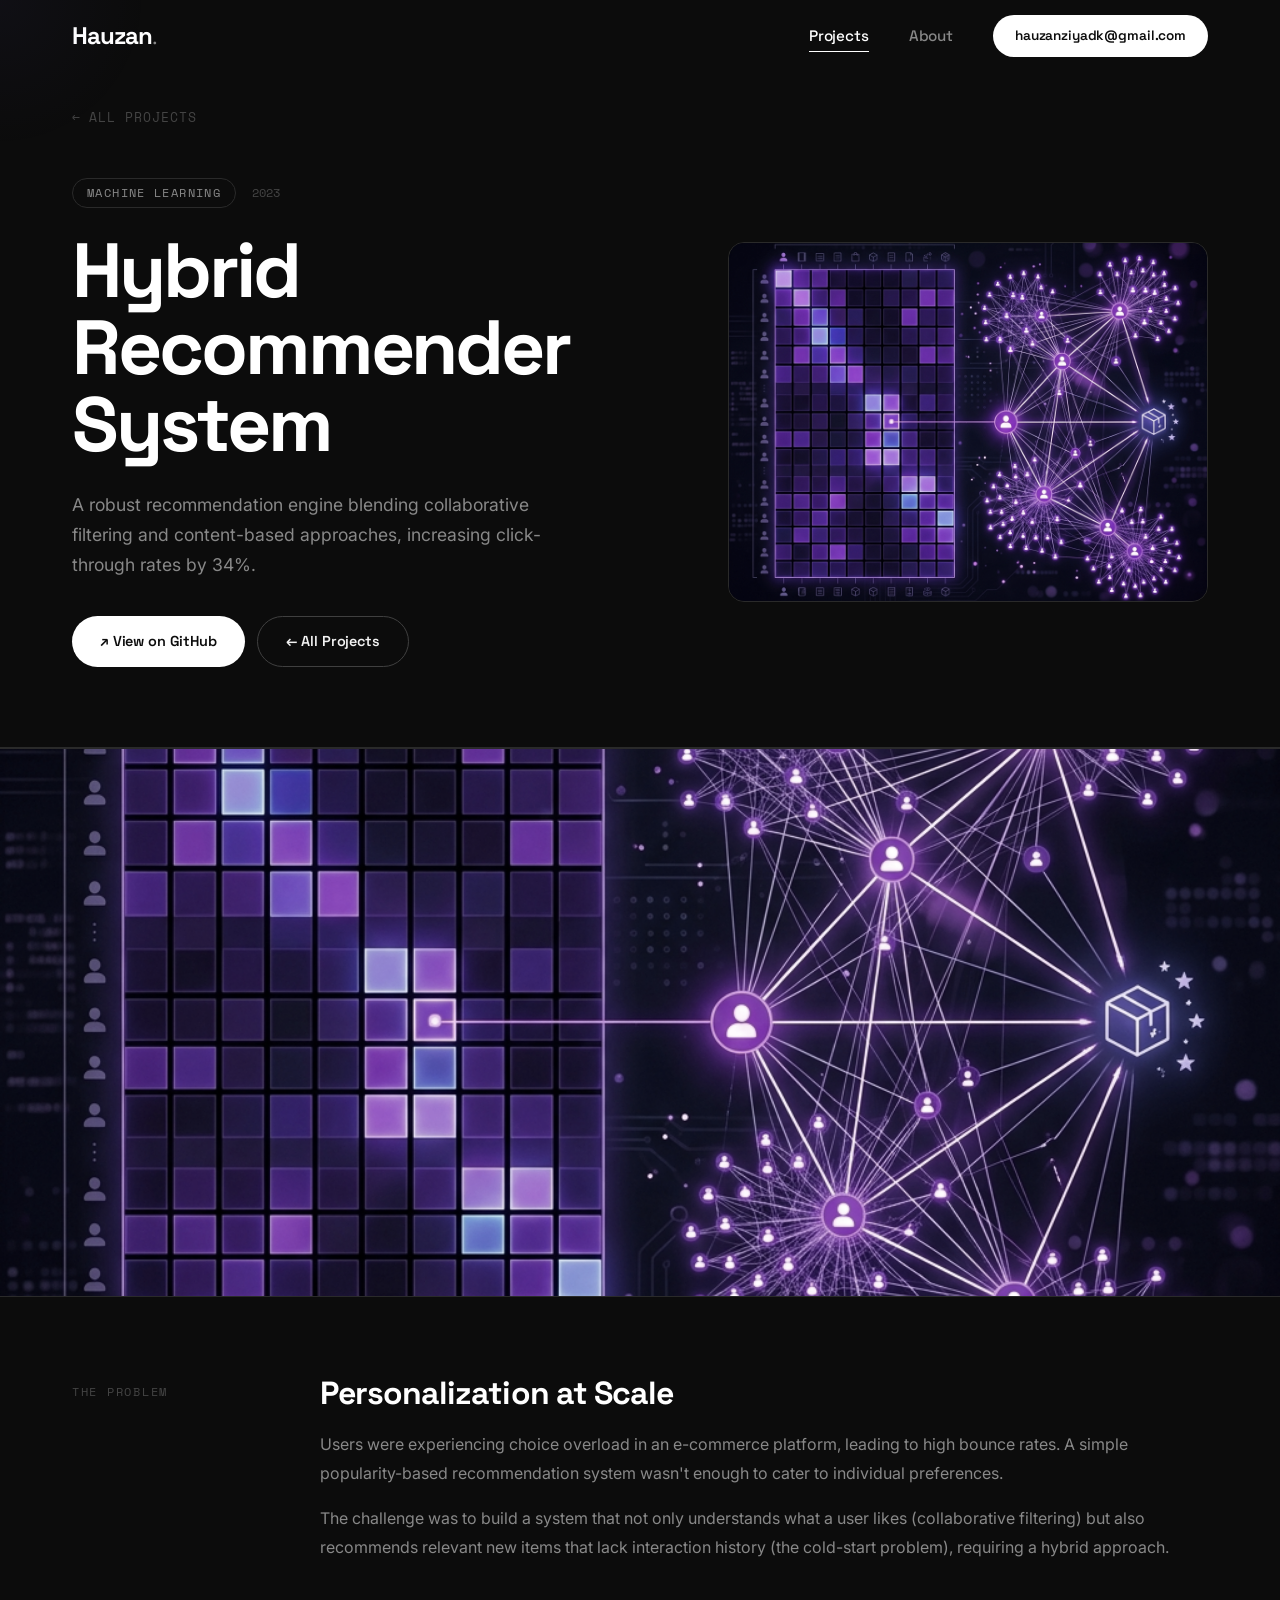
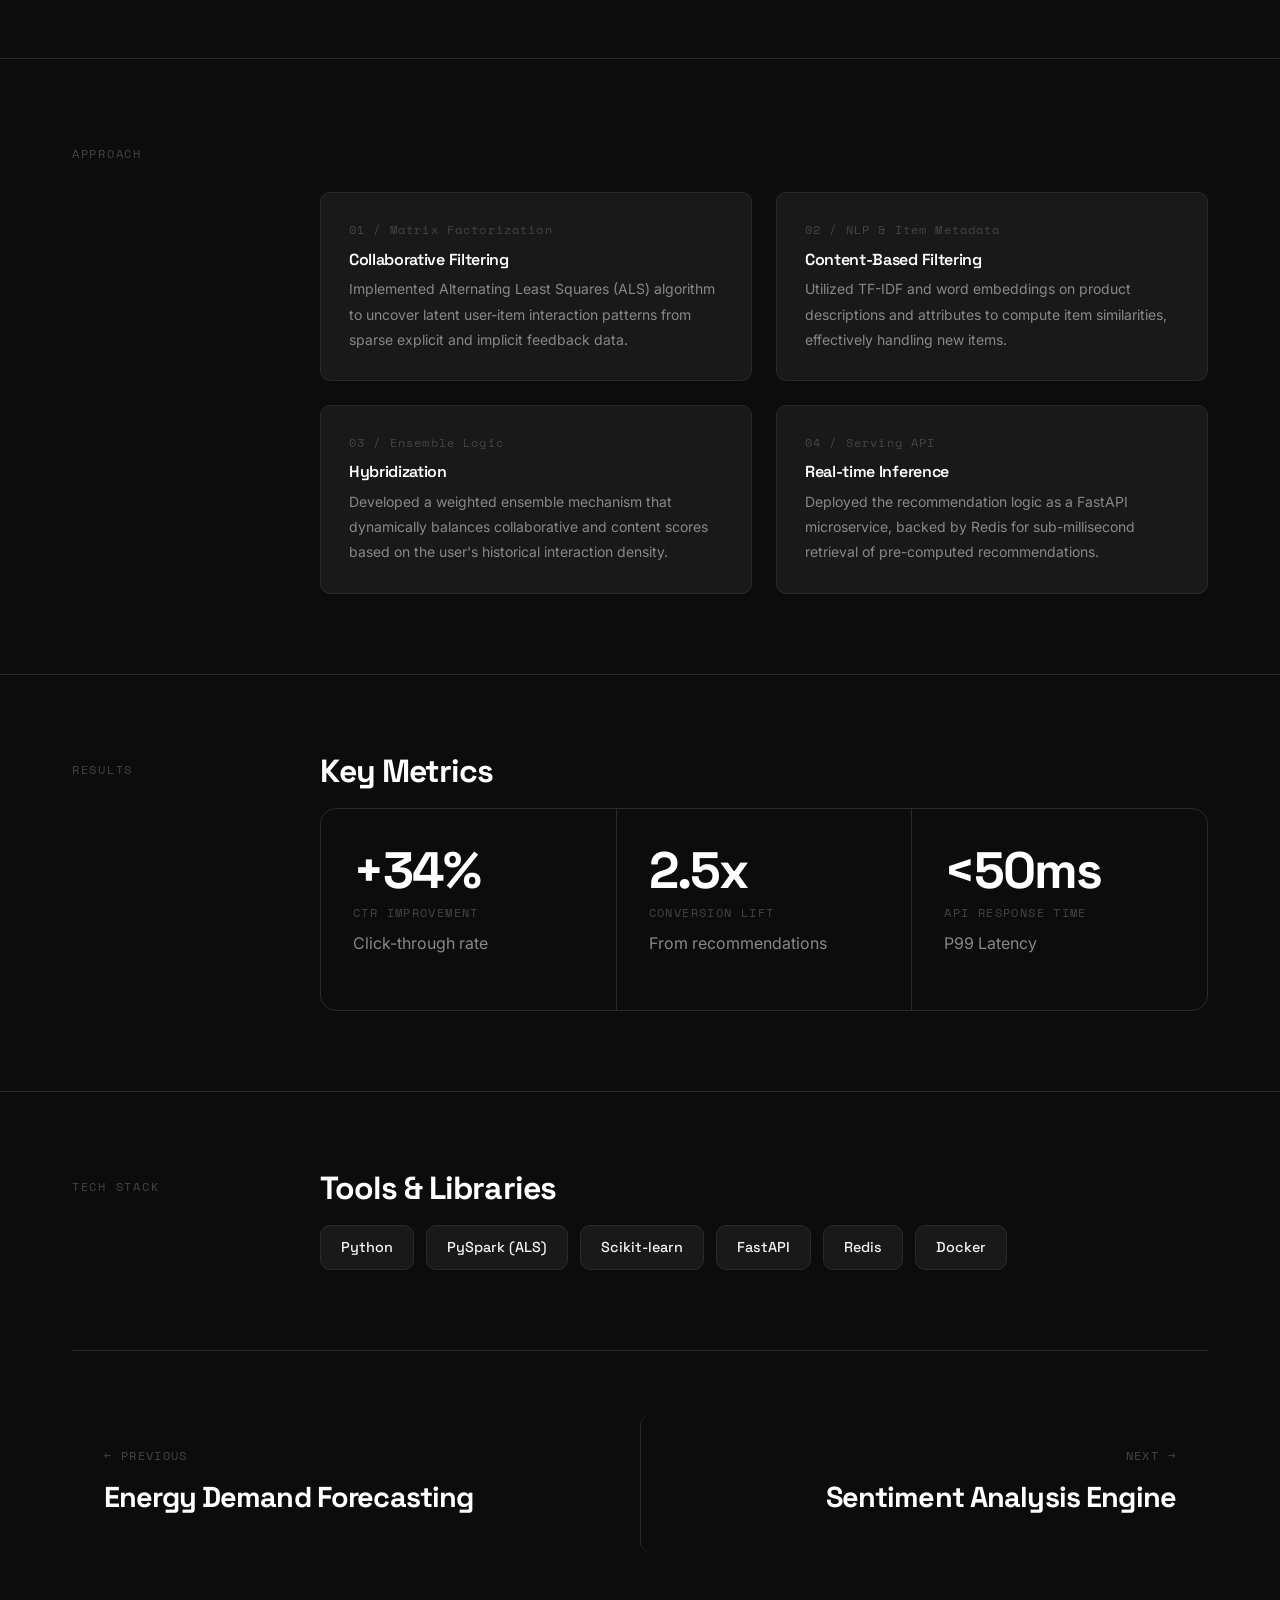
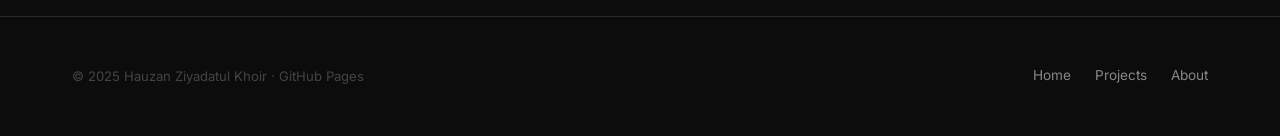
<file: projects/recommender-system.html>
<!DOCTYPE html>
<html lang="en">
<head>
  <meta charset="UTF-8" />
  <meta name="viewport" content="width=device-width, initial-scale=1.0" />
  <title>Hybrid Recommender System — Hauzan Ziyadatul Khoir</title>
  <meta name="description" content="Collaborative and content-based hybrid recommender system that improved CTR by 34%." />
  <link rel="stylesheet" href="../style.css" />
  <link rel="icon" href="data:image/svg+xml,<svg xmlns='http://www.w3.org/2000/svg' viewBox='0 0 100 100'><text y='.9em' font-size='90'>⬛</text></svg>" />
  <style>
    .detail-back { padding: calc(var(--nav-h) + 32px) 0 0; }
    .back-link { display: inline-flex; align-items: center; gap: 8px; font-family: var(--font-mono); font-size: 0.8rem; color: var(--text-dim); letter-spacing: 0.08em; text-transform: uppercase; transition: var(--transition-fast); }
    .back-link:hover { color: var(--white); }
    .back-link .arrow { transition: var(--transition-fast); }
    .back-link:hover .arrow { transform: translateX(-4px); }
    .detail-hero { padding: 48px 0 80px; display: grid; grid-template-columns: 1fr 480px; gap: 64px; align-items: center; }
    .detail-meta { display: flex; align-items: center; gap: 16px; margin-bottom: 24px; }
    .detail-tag { font-family: var(--font-mono); font-size: 0.72rem; color: var(--text-muted); text-transform: uppercase; letter-spacing: 0.12em; padding: 5px 14px; border: 1px solid var(--border); border-radius: var(--radius-full); }
    .detail-year { font-family: var(--font-mono); font-size: 0.72rem; color: var(--text-dim); }
    .detail-title { font-size: clamp(2.8rem, 6vw, 5.5rem); font-weight: 700; color: var(--white); letter-spacing: -0.04em; line-height: 1; margin-bottom: 28px; }
    .detail-tagline { font-size: 1.1rem; color: var(--text-muted); line-height: 1.7; max-width: 520px; margin-bottom: 36px; }
    .detail-ctas { display: flex; gap: 12px; flex-wrap: wrap; }
    .detail-hero-img { border-radius: var(--radius-lg); overflow: hidden; border: 1px solid var(--border); aspect-ratio: 4/3; }
    .detail-hero-img img { width: 100%; height: 100%; object-fit: cover; filter: grayscale(30%); }
    .divider { border: none; border-top: 1px solid var(--border); margin: 0; }
    .detail-section { padding: 80px 0; }
    .detail-section-inner { display: grid; grid-template-columns: 200px 1fr; gap: 48px; }
    .detail-section-label { font-family: var(--font-mono); font-size: 0.72rem; color: var(--text-dim); text-transform: uppercase; letter-spacing: 0.15em; padding-top: 6px; }
    .detail-section-body h3 { font-size: clamp(1.5rem, 3vw, 2rem); color: var(--white); margin-bottom: 20px; letter-spacing: -0.03em; }
    .detail-section-body p { font-size: 1rem; line-height: 1.8; margin-bottom: 16px; }
    .detail-fullwidth-img { width: 100%; aspect-ratio: 21/9; object-fit: cover; display: block; filter: grayscale(40%); border-top: 1px solid var(--border); border-bottom: 1px solid var(--border); }
    .approach-grid { display: grid; grid-template-columns: repeat(2, 1fr); gap: 24px; margin-top: 8px; }
    .approach-card { background: var(--surface); border: 1px solid var(--border); border-radius: var(--radius-md); padding: 28px; transition: var(--transition-fast); }
    .approach-card:hover { border-color: var(--border-hover); }
    .approach-num { font-family: var(--font-mono); font-size: 0.72rem; color: var(--text-dim); margin-bottom: 12px; letter-spacing: 0.1em; }
    .approach-card h4 { font-family: var(--font-display); font-size: 1rem; font-weight: 600; color: var(--white); margin-bottom: 8px; letter-spacing: -0.02em; }
    .approach-card p { font-size: 0.875rem; margin: 0; }
    .metrics-row { display: flex; gap: 0; margin-top: 8px; border: 1px solid var(--border); border-radius: var(--radius-lg); overflow: hidden; }
    .metric-item { flex: 1; padding: 36px 32px; border-right: 1px solid var(--border); transition: var(--transition-fast); }
    .metric-item:last-child { border-right: none; }
    .metric-item:hover { background: var(--surface); }
    .metric-num { font-family: var(--font-display); font-size: clamp(2rem, 4vw, 3.5rem); font-weight: 700; color: var(--white); letter-spacing: -0.04em; line-height: 1; margin-bottom: 8px; }
    .metric-label { font-family: var(--font-mono); font-size: 0.72rem; color: var(--text-dim); text-transform: uppercase; letter-spacing: 0.12em; }
    .metric-desc { font-size: 0.82rem; margin-top: 6px; }
    .tech-stack-grid { display: flex; flex-wrap: wrap; gap: 12px; margin-top: 8px; }
    .tech-chip { display: inline-flex; align-items: center; gap: 10px; padding: 10px 20px; background: var(--surface); border: 1px solid var(--border); border-radius: var(--radius-md); font-family: var(--font-display); font-size: 0.9rem; font-weight: 500; color: var(--text); transition: var(--transition-fast); }
    .tech-chip:hover { border-color: var(--border-hover); color: var(--white); }
    .project-nav { padding: 64px 0; border-top: 1px solid var(--border); display: grid; grid-template-columns: 1fr 1fr; }
    .project-nav-item { padding: 32px; transition: var(--transition-fast); border-radius: var(--radius-md); }
    .project-nav-item:hover { background: var(--surface); }
    .project-nav-item.next { text-align: right; border-left: 1px solid var(--border); }
    .project-nav-dir { font-family: var(--font-mono); font-size: 0.72rem; color: var(--text-dim); text-transform: uppercase; letter-spacing: 0.12em; margin-bottom: 8px; }
    .project-nav-item.next .project-nav-dir { text-align: right; }
    .project-nav-title { font-family: var(--font-display); font-size: clamp(1.2rem, 2.5vw, 1.8rem); font-weight: 700; color: var(--white); letter-spacing: -0.03em; }
    @media (max-width: 900px) { .detail-hero { grid-template-columns: 1fr; } .detail-hero-img { display: none; } .detail-section-inner { grid-template-columns: 1fr; gap: 16px; } .approach-grid { grid-template-columns: 1fr; } .metrics-row { flex-wrap: wrap; } }
  </style>
</head>
<body class="page-enter">
  <nav class="navbar scrolled" id="navbar">
    <div class="navbar-inner">
      <a href="../index.html" class="logo">Hauzan<span>.</span></a>
      <div class="nav-links" id="navLinks">
        <a href="../projects.html" class="nav-link active">Projects</a>
        <a href="../about.html" class="nav-link">About</a>
        <a href="mailto:hauzanziyadk@gmail.com" class="btn btn-email">hauzanziyadk@gmail.com</a>
      </div>
      <button class="hamburger" id="hamburger" aria-label="Menu"><span></span><span></span><span></span></button>
    </div>
  </nav>

  <div class="detail-back">
    <div class="container">
      <a href="../projects.html" class="back-link"><span class="arrow">←</span> All Projects</a>
    </div>
  </div>

  <div class="container">
    <div class="detail-hero">
      <div>
        <div class="detail-meta reveal">
          <span class="detail-tag">Machine Learning</span>
          <span class="detail-year">2023</span>
        </div>
        <h1 class="detail-title reveal">Hybrid Recommender System</h1>
        <p class="detail-tagline reveal">A robust recommendation engine blending collaborative filtering and content-based approaches, increasing click-through rates by 34%.</p>
        <div class="detail-ctas reveal">
          <a href="https://github.com/hauzanziyadk" target="_blank" class="btn btn-primary">↗ View on GitHub</a>
          <a href="../projects.html" class="btn btn-outline">← All Projects</a>
        </div>
      </div>
      <div class="detail-hero-img reveal">
        <img src="../assets/images/project-recommender.png" alt="Recommender System" />
      </div>
    </div>
  </div>

  <hr class="divider" />
  <img src="../assets/images/project-recommender.png" alt="Project Overview" class="detail-fullwidth-img" />

  <div class="container">
    <div class="detail-section">
      <div class="detail-section-inner">
        <div class="detail-section-label reveal">The Problem</div>
        <div class="detail-section-body reveal">
          <h3>Personalization at Scale</h3>
          <p>Users were experiencing choice overload in an e-commerce platform, leading to high bounce rates. A simple popularity-based recommendation system wasn't enough to cater to individual preferences.</p>
          <p>The challenge was to build a system that not only understands what a user likes (collaborative filtering) but also recommends relevant new items that lack interaction history (the cold-start problem), requiring a hybrid approach.</p>
        </div>
      </div>
    </div>
  </div>

  <hr class="divider" />

  <div class="container">
    <div class="detail-section">
      <div class="detail-section-inner">
        <div class="detail-section-label reveal">Approach</div>
        <div class="detail-section-body">
          <h3 class="reveal">Building the Hybrid Engine</h3>
          <div class="approach-grid">
            <div class="approach-card reveal reveal-delay-1">
              <div class="approach-num">01 / Matrix Factorization</div>
              <h4>Collaborative Filtering</h4>
              <p>Implemented Alternating Least Squares (ALS) algorithm to uncover latent user-item interaction patterns from sparse explicit and implicit feedback data.</p>
            </div>
            <div class="approach-card reveal reveal-delay-2">
              <div class="approach-num">02 / NLP & Item Metadata</div>
              <h4>Content-Based Filtering</h4>
              <p>Utilized TF-IDF and word embeddings on product descriptions and attributes to compute item similarities, effectively handling new items.</p>
            </div>
            <div class="approach-card reveal reveal-delay-3">
              <div class="approach-num">03 / Ensemble Logic</div>
              <h4>Hybridization</h4>
              <p>Developed a weighted ensemble mechanism that dynamically balances collaborative and content scores based on the user's historical interaction density.</p>
            </div>
            <div class="approach-card reveal reveal-delay-1">
              <div class="approach-num">04 / Serving API</div>
              <h4>Real-time Inference</h4>
              <p>Deployed the recommendation logic as a FastAPI microservice, backed by Redis for sub-millisecond retrieval of pre-computed recommendations.</p>
            </div>
          </div>
        </div>
      </div>
    </div>
  </div>

  <hr class="divider" />

  <div class="container">
    <div class="detail-section">
      <div class="detail-section-inner">
        <div class="detail-section-label reveal">Results</div>
        <div class="detail-section-body">
          <h3 class="reveal">Key Metrics</h3>
          <div class="metrics-row reveal">
            <div class="metric-item">
              <div class="metric-num">+34%</div>
              <div class="metric-label">CTR Improvement</div>
              <p class="metric-desc">Click-through rate</p>
            </div>
            <div class="metric-item">
              <div class="metric-num">2.5x</div>
              <div class="metric-label">Conversion Lift</div>
              <p class="metric-desc">From recommendations</p>
            </div>
            <div class="metric-item">
              <div class="metric-num">&lt;50ms</div>
              <div class="metric-label">API Response Time</div>
              <p class="metric-desc">P99 Latency</p>
            </div>
          </div>
        </div>
      </div>
    </div>
  </div>

  <hr class="divider" />

  <div class="container">
    <div class="detail-section">
      <div class="detail-section-inner">
        <div class="detail-section-label reveal">Tech Stack</div>
        <div class="detail-section-body">
          <h3 class="reveal">Tools & Libraries</h3>
          <div class="tech-stack-grid reveal">
            <span class="tech-chip">Python</span>
            <span class="tech-chip">PySpark (ALS)</span>
            <span class="tech-chip">Scikit-learn</span>
            <span class="tech-chip">FastAPI</span>
            <span class="tech-chip">Redis</span>
            <span class="tech-chip">Docker</span>
          </div>
        </div>
      </div>
    </div>
  </div>

  <div class="container">
    <div class="project-nav">
      <a href="energy-forecasting.html" class="project-nav-item reveal">
        <div class="project-nav-dir">← Previous</div>
        <div class="project-nav-title">Energy Demand Forecasting</div>
      </a>
      <a href="sentiment-analysis.html" class="project-nav-item next reveal">
        <div class="project-nav-dir">Next →</div>
        <div class="project-nav-title">Sentiment Analysis Engine</div>
      </a>
    </div>
  </div>

  <footer class="footer">
    <div class="container">
      <div class="footer-inner">
        <p>© 2025 Hauzan Ziyadatul Khoir · GitHub Pages</p>
        <div class="footer-links">
          <a href="../index.html" class="footer-link">Home</a>
          <a href="../projects.html" class="footer-link">Projects</a>
          <a href="../about.html" class="footer-link">About</a>
        </div>
      </div>
    </div>
  </footer>
  <script src="../script.js"></script>
</body>
</html>
</file>
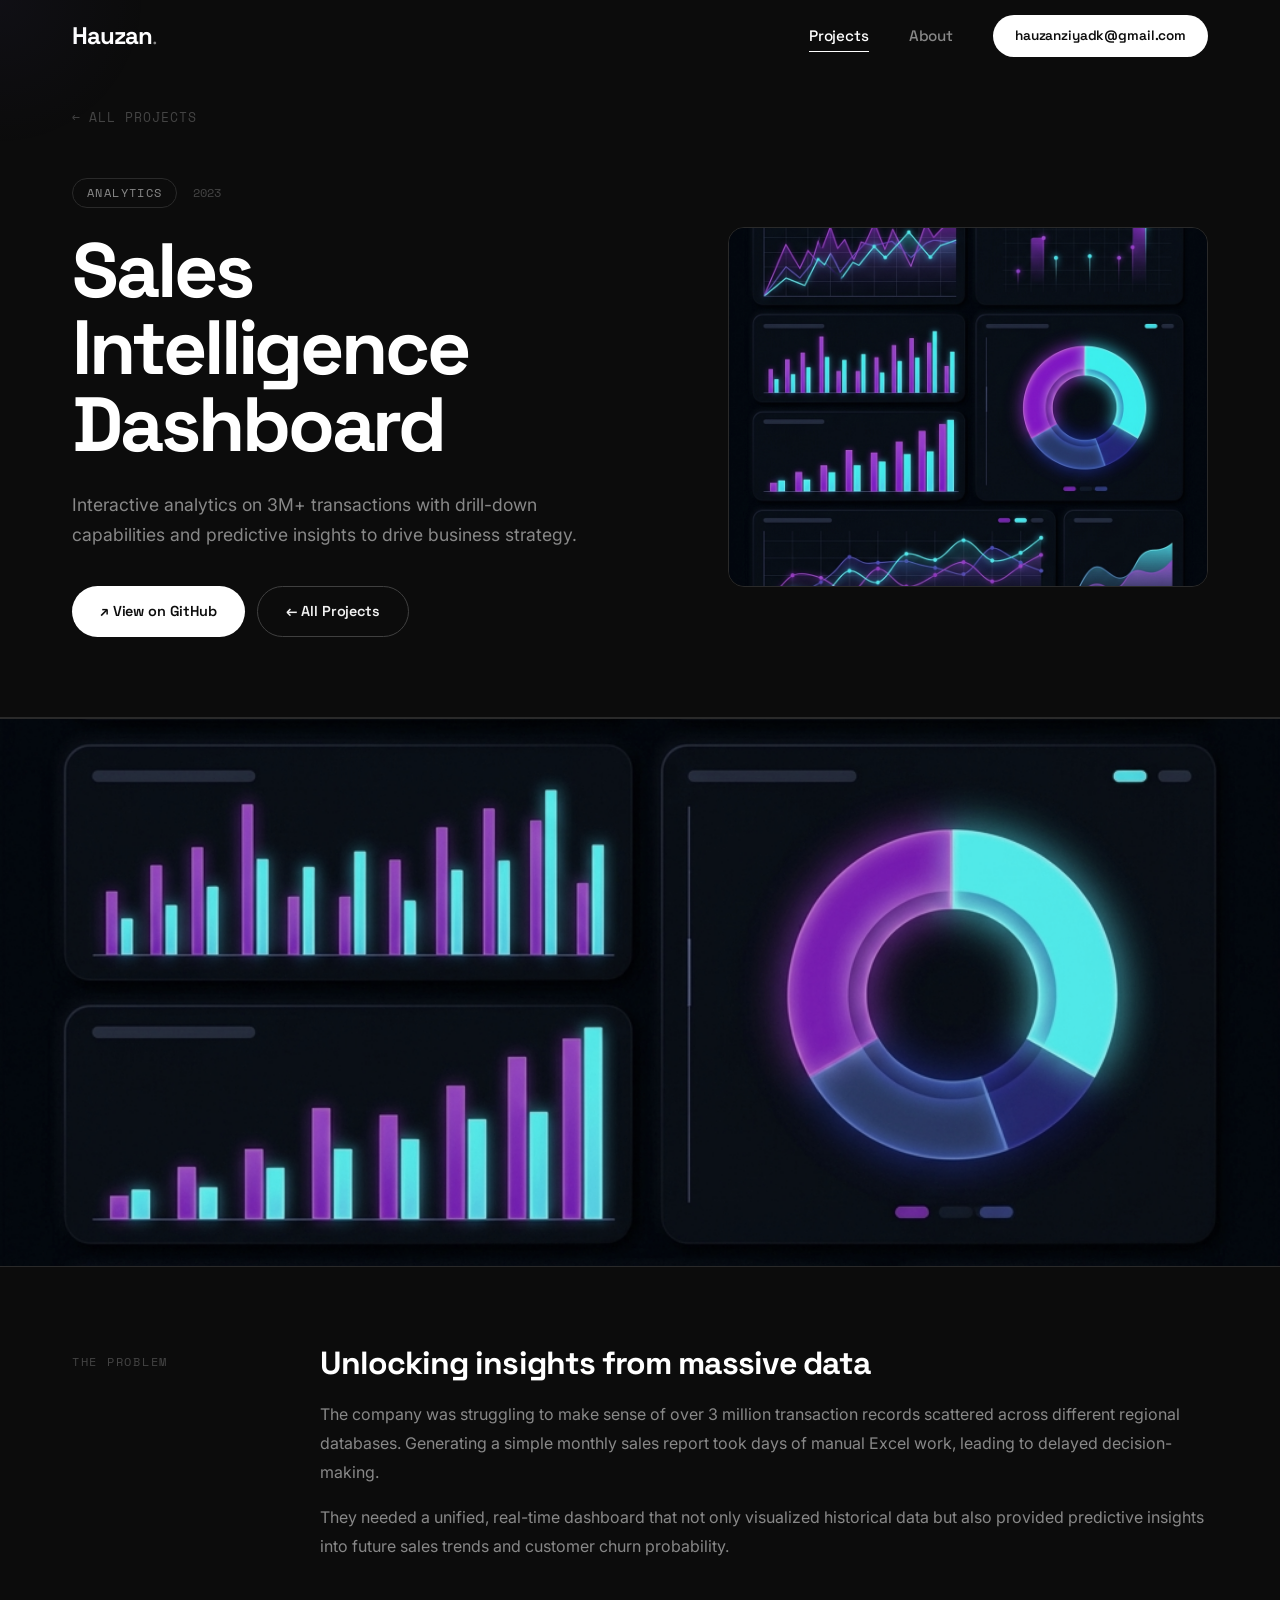
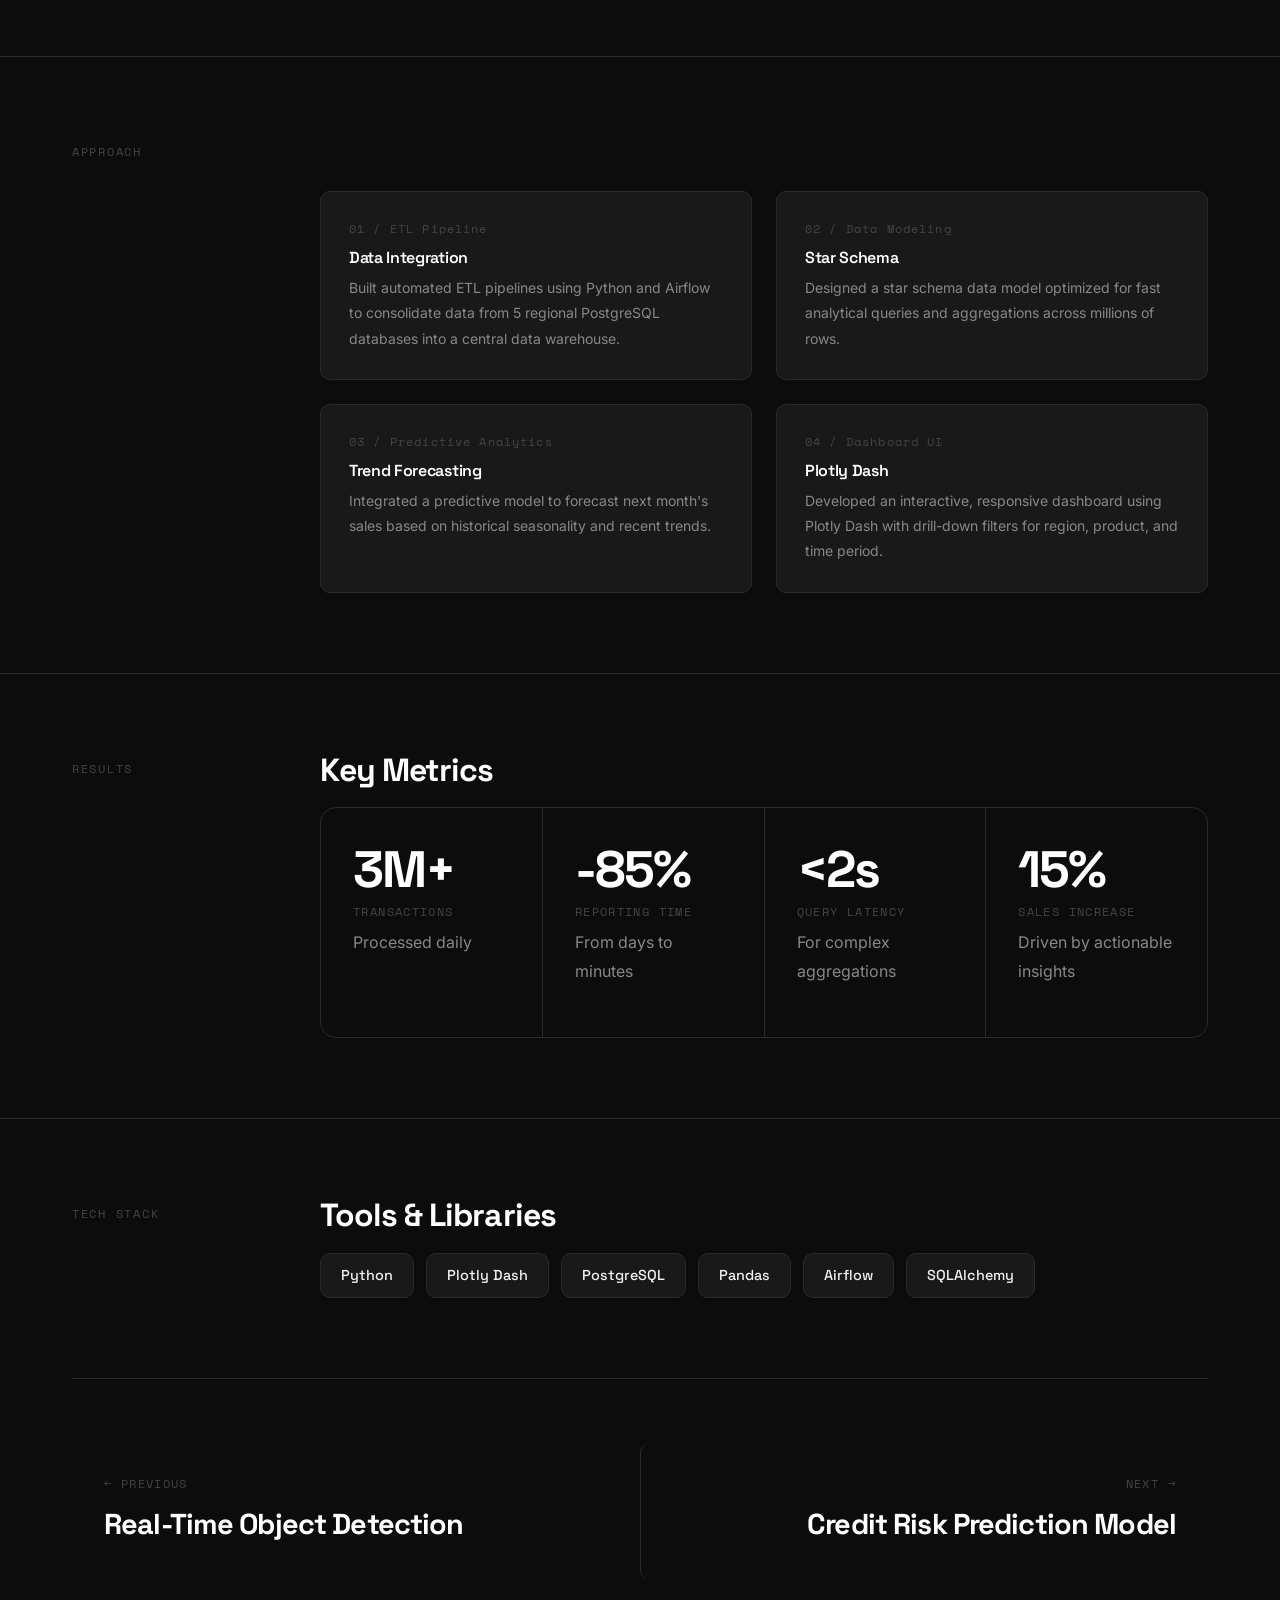
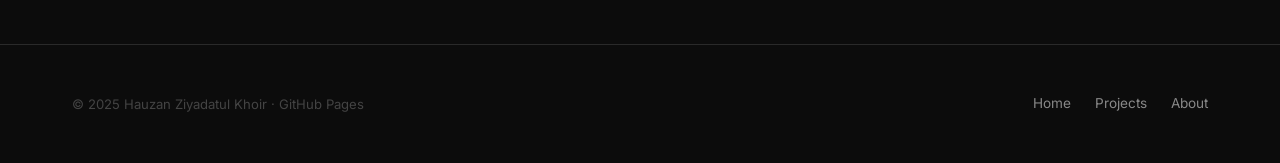
<file: projects/sales-dashboard.html>
<!DOCTYPE html>
<html lang="en">
<head>
  <meta charset="UTF-8" />
  <meta name="viewport" content="width=device-width, initial-scale=1.0" />
  <title>Sales Intelligence Dashboard — Hauzan Ziyadatul Khoir</title>
  <meta name="description" content="Interactive analytics dashboard on 3M+ transactions with drill-down and predictive insights." />
  <link rel="stylesheet" href="../style.css" />
  <link rel="icon" href="data:image/svg+xml,<svg xmlns='http://www.w3.org/2000/svg' viewBox='0 0 100 100'><text y='.9em' font-size='90'>⬛</text></svg>" />
  <style>
    .detail-back { padding: calc(var(--nav-h) + 32px) 0 0; }
    .back-link { display: inline-flex; align-items: center; gap: 8px; font-family: var(--font-mono); font-size: 0.8rem; color: var(--text-dim); letter-spacing: 0.08em; text-transform: uppercase; transition: var(--transition-fast); }
    .back-link:hover { color: var(--white); }
    .back-link .arrow { transition: var(--transition-fast); }
    .back-link:hover .arrow { transform: translateX(-4px); }
    .detail-hero { padding: 48px 0 80px; display: grid; grid-template-columns: 1fr 480px; gap: 64px; align-items: center; }
    .detail-meta { display: flex; align-items: center; gap: 16px; margin-bottom: 24px; }
    .detail-tag { font-family: var(--font-mono); font-size: 0.72rem; color: var(--text-muted); text-transform: uppercase; letter-spacing: 0.12em; padding: 5px 14px; border: 1px solid var(--border); border-radius: var(--radius-full); }
    .detail-year { font-family: var(--font-mono); font-size: 0.72rem; color: var(--text-dim); }
    .detail-title { font-size: clamp(2.8rem, 6vw, 5.5rem); font-weight: 700; color: var(--white); letter-spacing: -0.04em; line-height: 1; margin-bottom: 28px; }
    .detail-tagline { font-size: 1.1rem; color: var(--text-muted); line-height: 1.7; max-width: 520px; margin-bottom: 36px; }
    .detail-ctas { display: flex; gap: 12px; flex-wrap: wrap; }
    .detail-hero-img { border-radius: var(--radius-lg); overflow: hidden; border: 1px solid var(--border); aspect-ratio: 4/3; }
    .detail-hero-img img { width: 100%; height: 100%; object-fit: cover; filter: grayscale(30%); }
    .divider { border: none; border-top: 1px solid var(--border); margin: 0; }
    .detail-section { padding: 80px 0; }
    .detail-section-inner { display: grid; grid-template-columns: 200px 1fr; gap: 48px; }
    .detail-section-label { font-family: var(--font-mono); font-size: 0.72rem; color: var(--text-dim); text-transform: uppercase; letter-spacing: 0.15em; padding-top: 6px; }
    .detail-section-body h3 { font-size: clamp(1.5rem, 3vw, 2rem); color: var(--white); margin-bottom: 20px; letter-spacing: -0.03em; }
    .detail-section-body p { font-size: 1rem; line-height: 1.8; margin-bottom: 16px; }
    .detail-fullwidth-img { width: 100%; aspect-ratio: 21/9; object-fit: cover; display: block; filter: grayscale(40%); border-top: 1px solid var(--border); border-bottom: 1px solid var(--border); }
    .approach-grid { display: grid; grid-template-columns: repeat(2, 1fr); gap: 24px; margin-top: 8px; }
    .approach-card { background: var(--surface); border: 1px solid var(--border); border-radius: var(--radius-md); padding: 28px; transition: var(--transition-fast); }
    .approach-card:hover { border-color: var(--border-hover); }
    .approach-num { font-family: var(--font-mono); font-size: 0.72rem; color: var(--text-dim); margin-bottom: 12px; letter-spacing: 0.1em; }
    .approach-card h4 { font-family: var(--font-display); font-size: 1rem; font-weight: 600; color: var(--white); margin-bottom: 8px; letter-spacing: -0.02em; }
    .approach-card p { font-size: 0.875rem; margin: 0; }
    .metrics-row { display: flex; gap: 0; margin-top: 8px; border: 1px solid var(--border); border-radius: var(--radius-lg); overflow: hidden; }
    .metric-item { flex: 1; padding: 36px 32px; border-right: 1px solid var(--border); transition: var(--transition-fast); }
    .metric-item:last-child { border-right: none; }
    .metric-item:hover { background: var(--surface); }
    .metric-num { font-family: var(--font-display); font-size: clamp(2rem, 4vw, 3.5rem); font-weight: 700; color: var(--white); letter-spacing: -0.04em; line-height: 1; margin-bottom: 8px; }
    .metric-label { font-family: var(--font-mono); font-size: 0.72rem; color: var(--text-dim); text-transform: uppercase; letter-spacing: 0.12em; }
    .metric-desc { font-size: 0.82rem; margin-top: 6px; }
    .tech-stack-grid { display: flex; flex-wrap: wrap; gap: 12px; margin-top: 8px; }
    .tech-chip { display: inline-flex; align-items: center; gap: 10px; padding: 10px 20px; background: var(--surface); border: 1px solid var(--border); border-radius: var(--radius-md); font-family: var(--font-display); font-size: 0.9rem; font-weight: 500; color: var(--text); transition: var(--transition-fast); }
    .tech-chip:hover { border-color: var(--border-hover); color: var(--white); }
    .project-nav { padding: 64px 0; border-top: 1px solid var(--border); display: grid; grid-template-columns: 1fr 1fr; }
    .project-nav-item { padding: 32px; transition: var(--transition-fast); border-radius: var(--radius-md); }
    .project-nav-item:hover { background: var(--surface); }
    .project-nav-item.next { text-align: right; border-left: 1px solid var(--border); }
    .project-nav-dir { font-family: var(--font-mono); font-size: 0.72rem; color: var(--text-dim); text-transform: uppercase; letter-spacing: 0.12em; margin-bottom: 8px; }
    .project-nav-item.next .project-nav-dir { text-align: right; }
    .project-nav-title { font-family: var(--font-display); font-size: clamp(1.2rem, 2.5vw, 1.8rem); font-weight: 700; color: var(--white); letter-spacing: -0.03em; }
    @media (max-width: 900px) { .detail-hero { grid-template-columns: 1fr; } .detail-hero-img { display: none; } .detail-section-inner { grid-template-columns: 1fr; gap: 16px; } .approach-grid { grid-template-columns: 1fr; } .metrics-row { flex-wrap: wrap; } }
  </style>
</head>
<body class="page-enter">
  <nav class="navbar scrolled" id="navbar">
    <div class="navbar-inner">
      <a href="../index.html" class="logo">Hauzan<span>.</span></a>
      <div class="nav-links" id="navLinks">
        <a href="../projects.html" class="nav-link active">Projects</a>
        <a href="../about.html" class="nav-link">About</a>
        <a href="mailto:hauzanziyadk@gmail.com" class="btn btn-email">hauzanziyadk@gmail.com</a>
      </div>
      <button class="hamburger" id="hamburger" aria-label="Menu"><span></span><span></span><span></span></button>
    </div>
  </nav>

  <div class="detail-back">
    <div class="container">
      <a href="../projects.html" class="back-link"><span class="arrow">←</span> All Projects</a>
    </div>
  </div>

  <div class="container">
    <div class="detail-hero">
      <div>
        <div class="detail-meta reveal">
          <span class="detail-tag">Analytics</span>
          <span class="detail-year">2023</span>
        </div>
        <h1 class="detail-title reveal">Sales Intelligence Dashboard</h1>
        <p class="detail-tagline reveal">Interactive analytics on 3M+ transactions with drill-down capabilities and predictive insights to drive business strategy.</p>
        <div class="detail-ctas reveal">
          <a href="https://github.com/hauzanziyadk" target="_blank" class="btn btn-primary">↗ View on GitHub</a>
          <a href="../projects.html" class="btn btn-outline">← All Projects</a>
        </div>
      </div>
      <div class="detail-hero-img reveal">
        <img src="../assets/images/project-dashboard.png" alt="Sales Dashboard" />
      </div>
    </div>
  </div>

  <hr class="divider" />
  <img src="../assets/images/project-dashboard.png" alt="Project Overview" class="detail-fullwidth-img" />

  <div class="container">
    <div class="detail-section">
      <div class="detail-section-inner">
        <div class="detail-section-label reveal">The Problem</div>
        <div class="detail-section-body reveal">
          <h3>Unlocking insights from massive data</h3>
          <p>The company was struggling to make sense of over 3 million transaction records scattered across different regional databases. Generating a simple monthly sales report took days of manual Excel work, leading to delayed decision-making.</p>
          <p>They needed a unified, real-time dashboard that not only visualized historical data but also provided predictive insights into future sales trends and customer churn probability.</p>
        </div>
      </div>
    </div>
  </div>

  <hr class="divider" />

  <div class="container">
    <div class="detail-section">
      <div class="detail-section-inner">
        <div class="detail-section-label reveal">Approach</div>
        <div class="detail-section-body">
          <h3 class="reveal">Data Pipeline & Visualization</h3>
          <div class="approach-grid">
            <div class="approach-card reveal reveal-delay-1">
              <div class="approach-num">01 / ETL Pipeline</div>
              <h4>Data Integration</h4>
              <p>Built automated ETL pipelines using Python and Airflow to consolidate data from 5 regional PostgreSQL databases into a central data warehouse.</p>
            </div>
            <div class="approach-card reveal reveal-delay-2">
              <div class="approach-num">02 / Data Modeling</div>
              <h4>Star Schema</h4>
              <p>Designed a star schema data model optimized for fast analytical queries and aggregations across millions of rows.</p>
            </div>
            <div class="approach-card reveal reveal-delay-3">
              <div class="approach-num">03 / Predictive Analytics</div>
              <h4>Trend Forecasting</h4>
              <p>Integrated a predictive model to forecast next month's sales based on historical seasonality and recent trends.</p>
            </div>
            <div class="approach-card reveal reveal-delay-1">
              <div class="approach-num">04 / Dashboard UI</div>
              <h4>Plotly Dash</h4>
              <p>Developed an interactive, responsive dashboard using Plotly Dash with drill-down filters for region, product, and time period.</p>
            </div>
          </div>
        </div>
      </div>
    </div>
  </div>

  <hr class="divider" />

  <div class="container">
    <div class="detail-section">
      <div class="detail-section-inner">
        <div class="detail-section-label reveal">Results</div>
        <div class="detail-section-body">
          <h3 class="reveal">Key Metrics</h3>
          <div class="metrics-row reveal">
            <div class="metric-item">
              <div class="metric-num">3M+</div>
              <div class="metric-label">Transactions</div>
              <p class="metric-desc">Processed daily</p>
            </div>
            <div class="metric-item">
              <div class="metric-num">-85%</div>
              <div class="metric-label">Reporting Time</div>
              <p class="metric-desc">From days to minutes</p>
            </div>
            <div class="metric-item">
              <div class="metric-num">&lt;2s</div>
              <div class="metric-label">Query Latency</div>
              <p class="metric-desc">For complex aggregations</p>
            </div>
            <div class="metric-item">
              <div class="metric-num">15%</div>
              <div class="metric-label">Sales Increase</div>
              <p class="metric-desc">Driven by actionable insights</p>
            </div>
          </div>
        </div>
      </div>
    </div>
  </div>

  <hr class="divider" />

  <div class="container">
    <div class="detail-section">
      <div class="detail-section-inner">
        <div class="detail-section-label reveal">Tech Stack</div>
        <div class="detail-section-body">
          <h3 class="reveal">Tools & Libraries</h3>
          <div class="tech-stack-grid reveal">
            <span class="tech-chip">Python</span>
            <span class="tech-chip">Plotly Dash</span>
            <span class="tech-chip">PostgreSQL</span>
            <span class="tech-chip">Pandas</span>
            <span class="tech-chip">Airflow</span>
            <span class="tech-chip">SQLAlchemy</span>
          </div>
        </div>
      </div>
    </div>
  </div>

  <div class="container">
    <div class="project-nav">
      <a href="object-detection.html" class="project-nav-item reveal">
        <div class="project-nav-dir">← Previous</div>
        <div class="project-nav-title">Real-Time Object Detection</div>
      </a>
      <a href="credit-risk.html" class="project-nav-item next reveal">
        <div class="project-nav-dir">Next →</div>
        <div class="project-nav-title">Credit Risk Prediction Model</div>
      </a>
    </div>
  </div>

  <footer class="footer">
    <div class="container">
      <div class="footer-inner">
        <p>© 2025 Hauzan Ziyadatul Khoir · GitHub Pages</p>
        <div class="footer-links">
          <a href="../index.html" class="footer-link">Home</a>
          <a href="../projects.html" class="footer-link">Projects</a>
          <a href="../about.html" class="footer-link">About</a>
        </div>
      </div>
    </div>
  </footer>
  <script src="../script.js"></script>
</body>
</html>
</file>
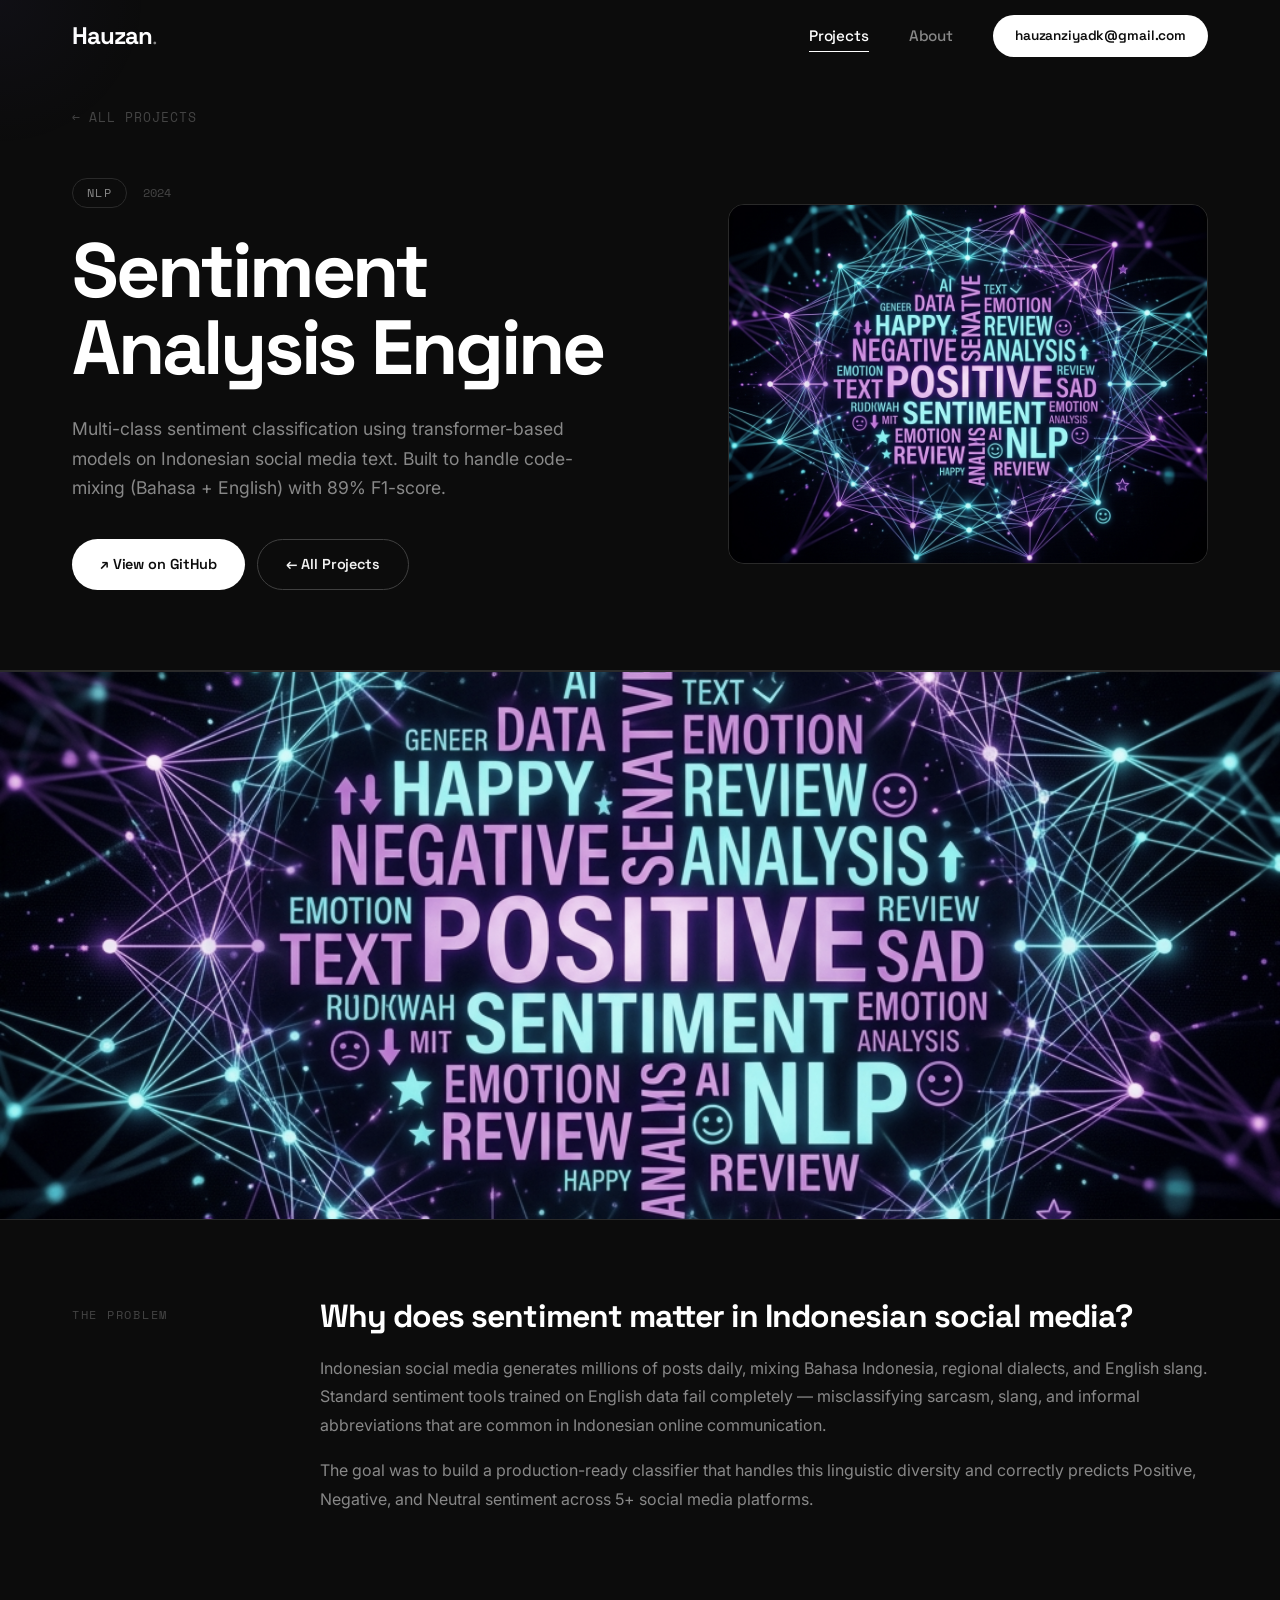
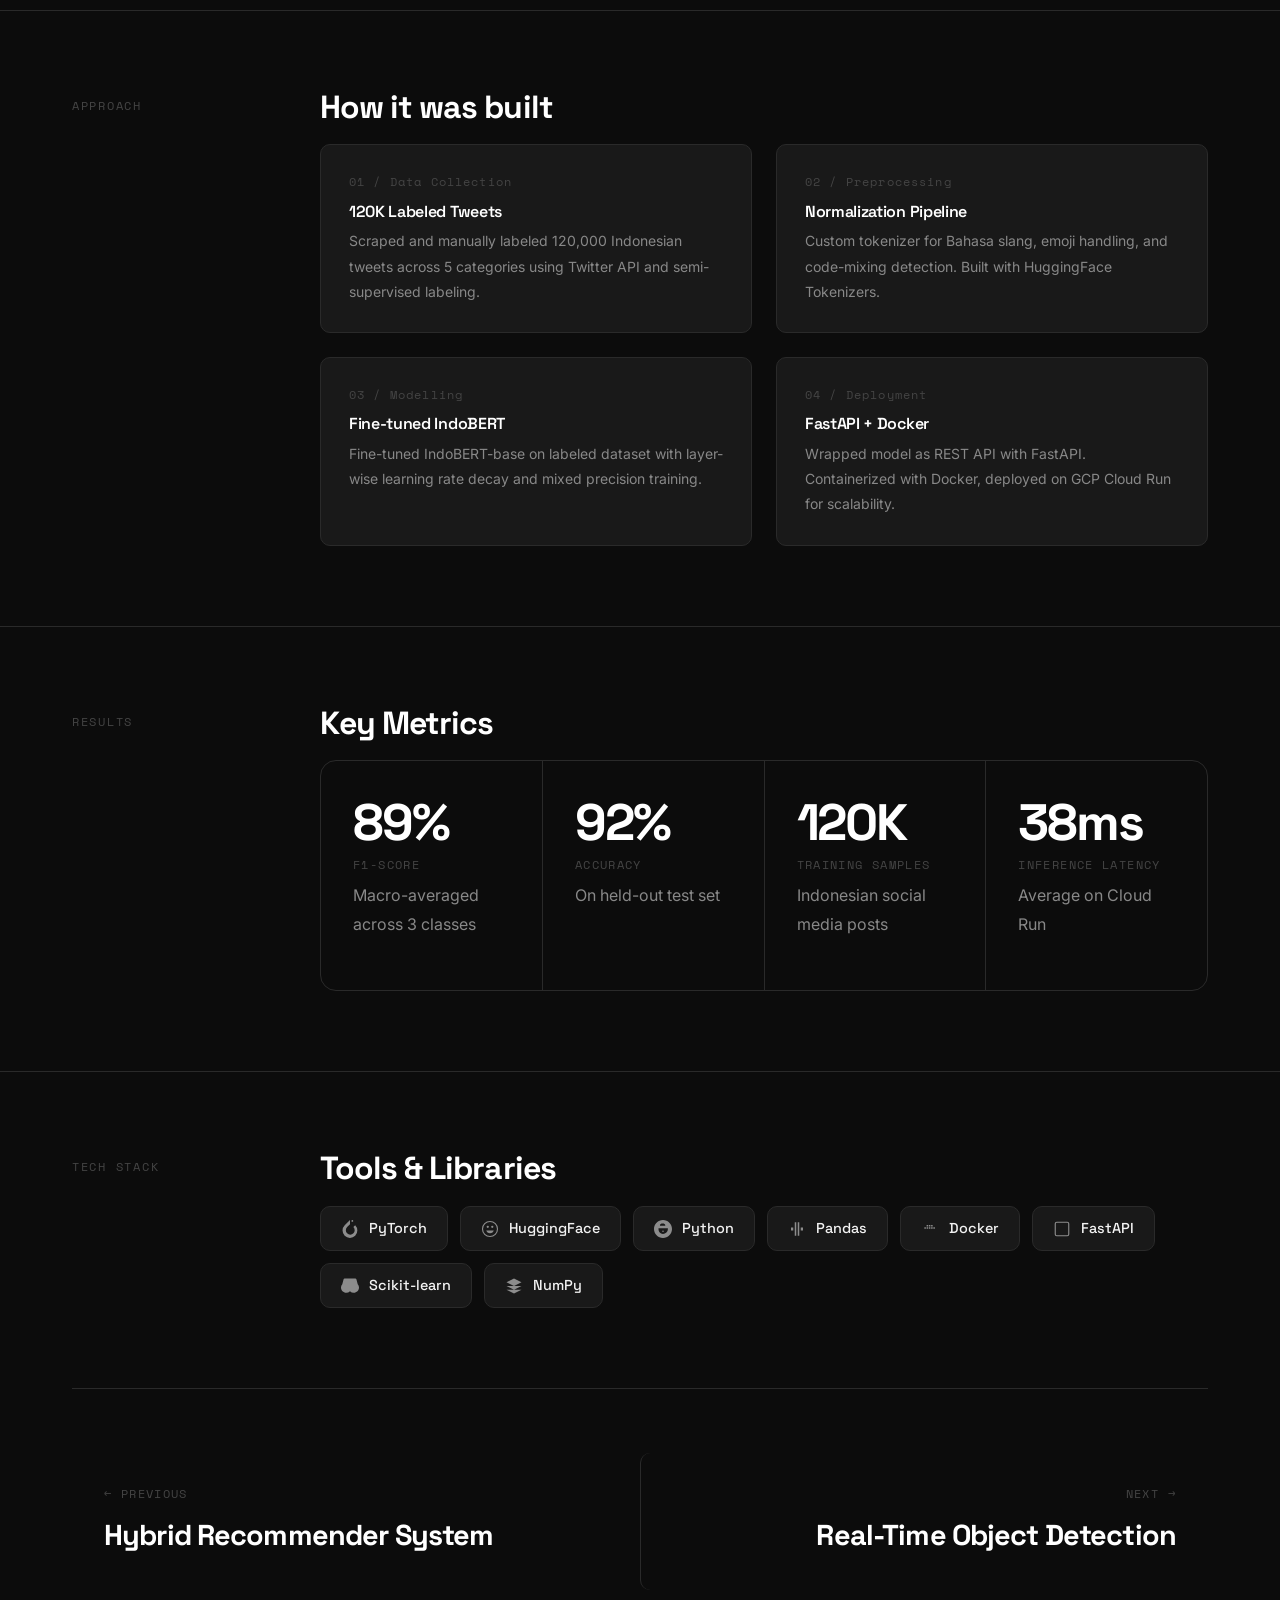
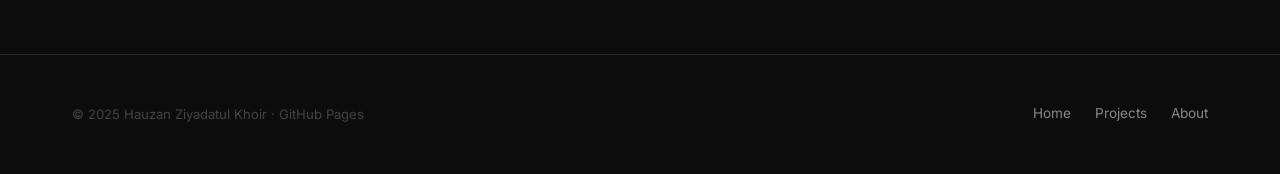
<file: projects/sentiment-analysis.html>
<!DOCTYPE html>
<html lang="en">
<head>
  <meta charset="UTF-8" />
  <meta name="viewport" content="width=device-width, initial-scale=1.0" />
  <title>Sentiment Analysis Engine — Hauzan Ziyadatul Khoir</title>
  <meta name="description" content="Multi-class sentiment classification using transformer-based models on Indonesian social media text." />
  <link rel="stylesheet" href="../style.css" />
  <link rel="icon" href="data:image/svg+xml,<svg xmlns='http://www.w3.org/2000/svg' viewBox='0 0 100 100'><text y='.9em' font-size='90'>⬛</text></svg>" />
  <style>
    /* ══ Project Detail Styles ══ */
    .detail-back {
      padding: calc(var(--nav-h) + 32px) 0 0;
    }
    .back-link {
      display: inline-flex;
      align-items: center;
      gap: 8px;
      font-family: var(--font-mono);
      font-size: 0.8rem;
      color: var(--text-dim);
      letter-spacing: 0.08em;
      text-transform: uppercase;
      transition: var(--transition-fast);
    }
    .back-link:hover { color: var(--white); }
    .back-link .arrow { transition: var(--transition-fast); }
    .back-link:hover .arrow { transform: translateX(-4px); }

    /* Hero */
    .detail-hero {
      padding: 48px 0 80px;
      display: grid;
      grid-template-columns: 1fr 480px;
      gap: 64px;
      align-items: center;
    }
    .detail-meta {
      display: flex;
      align-items: center;
      gap: 16px;
      margin-bottom: 24px;
    }
    .detail-tag {
      font-family: var(--font-mono);
      font-size: 0.72rem;
      color: var(--text-muted);
      text-transform: uppercase;
      letter-spacing: 0.12em;
      padding: 5px 14px;
      border: 1px solid var(--border);
      border-radius: var(--radius-full);
    }
    .detail-year {
      font-family: var(--font-mono);
      font-size: 0.72rem;
      color: var(--text-dim);
    }
    .detail-title {
      font-size: clamp(2.8rem, 6vw, 5.5rem);
      font-weight: 700;
      color: var(--white);
      letter-spacing: -0.04em;
      line-height: 1;
      margin-bottom: 28px;
    }
    .detail-tagline {
      font-size: 1.1rem;
      color: var(--text-muted);
      line-height: 1.7;
      max-width: 520px;
      margin-bottom: 36px;
    }
    .detail-ctas { display: flex; gap: 12px; flex-wrap: wrap; }
    .detail-hero-img {
      border-radius: var(--radius-lg);
      overflow: hidden;
      border: 1px solid var(--border);
      aspect-ratio: 4/3;
    }
    .detail-hero-img img {
      width: 100%; height: 100%;
      object-fit: cover;
      filter: grayscale(30%);
    }

    /* Divider */
    .divider {
      border: none;
      border-top: 1px solid var(--border);
      margin: 0;
    }

    /* Problem */
    .detail-section { padding: 80px 0; }
    .detail-section-inner {
      display: grid;
      grid-template-columns: 200px 1fr;
      gap: 48px;
    }
    .detail-section-label {
      font-family: var(--font-mono);
      font-size: 0.72rem;
      color: var(--text-dim);
      text-transform: uppercase;
      letter-spacing: 0.15em;
      padding-top: 6px;
    }
    .detail-section-body h3 {
      font-size: clamp(1.5rem, 3vw, 2rem);
      color: var(--white);
      margin-bottom: 20px;
      letter-spacing: -0.03em;
    }
    .detail-section-body p {
      font-size: 1rem;
      line-height: 1.8;
      margin-bottom: 16px;
    }

    /* Full-width image */
    .detail-fullwidth-img {
      width: 100%;
      aspect-ratio: 21/9;
      object-fit: cover;
      display: block;
      filter: grayscale(40%);
      border-top: 1px solid var(--border);
      border-bottom: 1px solid var(--border);
    }

    /* Approach steps */
    .approach-grid {
      display: grid;
      grid-template-columns: repeat(2, 1fr);
      gap: 24px;
      margin-top: 8px;
    }
    .approach-card {
      background: var(--surface);
      border: 1px solid var(--border);
      border-radius: var(--radius-md);
      padding: 28px;
      transition: var(--transition-fast);
    }
    .approach-card:hover {
      border-color: var(--border-hover);
    }
    .approach-num {
      font-family: var(--font-mono);
      font-size: 0.72rem;
      color: var(--text-dim);
      margin-bottom: 12px;
      letter-spacing: 0.1em;
    }
    .approach-card h4 {
      font-family: var(--font-display);
      font-size: 1rem;
      font-weight: 600;
      color: var(--white);
      margin-bottom: 8px;
      letter-spacing: -0.02em;
    }
    .approach-card p { font-size: 0.875rem; margin: 0; }

    /* Metrics */
    .metrics-row {
      display: flex;
      gap: 0;
      margin-top: 8px;
      border: 1px solid var(--border);
      border-radius: var(--radius-lg);
      overflow: hidden;
    }
    .metric-item {
      flex: 1;
      padding: 36px 32px;
      border-right: 1px solid var(--border);
      transition: var(--transition-fast);
    }
    .metric-item:last-child { border-right: none; }
    .metric-item:hover { background: var(--surface); }
    .metric-num {
      font-family: var(--font-display);
      font-size: clamp(2rem, 4vw, 3.5rem);
      font-weight: 700;
      color: var(--white);
      letter-spacing: -0.04em;
      line-height: 1;
      margin-bottom: 8px;
    }
    .metric-label {
      font-family: var(--font-mono);
      font-size: 0.72rem;
      color: var(--text-dim);
      text-transform: uppercase;
      letter-spacing: 0.12em;
    }
    .metric-desc { font-size: 0.82rem; margin-top: 6px; }

    /* Screenshot gallery */
    .screenshots-grid {
      display: grid;
      grid-template-columns: repeat(3, 1fr);
      gap: 16px;
      margin-top: 8px;
    }
    .screenshots-grid img {
      width: 100%;
      aspect-ratio: 4/3;
      object-fit: cover;
      border-radius: var(--radius-md);
      border: 1px solid var(--border);
      filter: grayscale(40%);
      transition: var(--transition);
    }
    .screenshots-grid img:hover { filter: grayscale(0%); }
    .screenshots-grid img:first-child {
      grid-column: span 2;
      aspect-ratio: 16/9;
    }

    /* Tech stack */
    .tech-stack-grid {
      display: flex;
      flex-wrap: wrap;
      gap: 12px;
      margin-top: 8px;
    }
    .tech-chip {
      display: inline-flex;
      align-items: center;
      gap: 10px;
      padding: 10px 20px;
      background: var(--surface);
      border: 1px solid var(--border);
      border-radius: var(--radius-md);
      font-family: var(--font-display);
      font-size: 0.9rem;
      font-weight: 500;
      color: var(--text);
      transition: var(--transition-fast);
    }
    .tech-chip:hover { border-color: var(--border-hover); color: var(--white); }
    .tech-chip svg { opacity: 0.5; }
    .tech-chip:hover svg { opacity: 1; }

    /* Prev / Next nav */
    .project-nav {
      padding: 64px 0;
      border-top: 1px solid var(--border);
      display: grid;
      grid-template-columns: 1fr 1fr;
    }
    .project-nav-item {
      padding: 32px;
      transition: var(--transition-fast);
      border-radius: var(--radius-md);
    }
    .project-nav-item:hover { background: var(--surface); }
    .project-nav-item.next { text-align: right; border-left: 1px solid var(--border); }
    .project-nav-dir {
      font-family: var(--font-mono);
      font-size: 0.72rem;
      color: var(--text-dim);
      text-transform: uppercase;
      letter-spacing: 0.12em;
      margin-bottom: 8px;
      display: flex;
      align-items: center;
      gap: 6px;
    }
    .project-nav-item.next .project-nav-dir { justify-content: flex-end; }
    .project-nav-title {
      font-family: var(--font-display);
      font-size: clamp(1.2rem, 2.5vw, 1.8rem);
      font-weight: 700;
      color: var(--white);
      letter-spacing: -0.03em;
    }

    /* Responsive */
    @media (max-width: 900px) {
      .detail-hero { grid-template-columns: 1fr; gap: 40px; }
      .detail-hero-img { display: none; }
      .detail-section-inner { grid-template-columns: 1fr; gap: 16px; }
      .approach-grid { grid-template-columns: 1fr; }
      .metrics-row { flex-wrap: wrap; }
      .metric-item { border-right: none; border-bottom: 1px solid var(--border); min-width: 50%; }
      .screenshots-grid { grid-template-columns: 1fr; }
      .screenshots-grid img:first-child { grid-column: span 1; }
    }
    @media (max-width: 600px) {
      .project-nav { grid-template-columns: 1fr; }
      .project-nav-item.next { border-left: none; border-top: 1px solid var(--border); text-align: left; }
      .project-nav-item.next .project-nav-dir { justify-content: flex-start; }
    }
  </style>
</head>
<body class="page-enter">

  <!-- ─── Navbar ─── -->
  <nav class="navbar scrolled" id="navbar">
    <div class="navbar-inner">
      <a href="../index.html" class="logo">Hauzan<span>.</span></a>
      <div class="nav-links" id="navLinks">
        <a href="../projects.html" class="nav-link active">Projects</a>
        <a href="../about.html" class="nav-link">About</a>
        <a href="mailto:hauzanziyadk@gmail.com" class="btn btn-email">hauzanziyadk@gmail.com</a>
      </div>
      <button class="hamburger" id="hamburger" aria-label="Menu">
        <span></span><span></span><span></span>
      </button>
    </div>
  </nav>

  <!-- ─── Back link ─── -->
  <div class="detail-back">
    <div class="container">
      <a href="../projects.html" class="back-link">
        <span class="arrow">←</span> All Projects
      </a>
    </div>
  </div>

  <!-- ════════════════
       HERO
  ════════════════ -->
  <div class="container">
    <div class="detail-hero">
      <div>
        <div class="detail-meta reveal">
          <span class="detail-tag">NLP</span>
          <span class="detail-year">2024</span>
        </div>
        <h1 class="detail-title reveal">Sentiment Analysis Engine</h1>
        <p class="detail-tagline reveal">
          Multi-class sentiment classification using transformer-based models on Indonesian social media text. Built to handle code-mixing (Bahasa + English) with 89% F1-score.
        </p>
        <div class="detail-ctas reveal">
          <a href="https://github.com/hauzanziyadk" target="_blank" class="btn btn-primary">↗ View on GitHub</a>
          <a href="../projects.html" class="btn btn-outline">← All Projects</a>
        </div>
      </div>
      <div class="detail-hero-img reveal">
        <img src="../assets/images/project-nlp.png" alt="Sentiment Analysis Engine" />
      </div>
    </div>
  </div>

  <hr class="divider" />

  <!-- ─── Full-width Image ─── -->
  <img src="../assets/images/project-nlp.png" alt="Project Overview" class="detail-fullwidth-img" />

  <!-- ════════════════
       THE PROBLEM
  ════════════════ -->
  <div class="container">
    <div class="detail-section">
      <div class="detail-section-inner">
        <div class="detail-section-label reveal">The Problem</div>
        <div class="detail-section-body reveal">
          <h3>Why does sentiment matter in Indonesian social media?</h3>
          <p>Indonesian social media generates millions of posts daily, mixing Bahasa Indonesia, regional dialects, and English slang. Standard sentiment tools trained on English data fail completely — misclassifying sarcasm, slang, and informal abbreviations that are common in Indonesian online communication.</p>
          <p>The goal was to build a production-ready classifier that handles this linguistic diversity and correctly predicts Positive, Negative, and Neutral sentiment across 5+ social media platforms.</p>
        </div>
      </div>
    </div>
  </div>

  <hr class="divider" />

  <!-- ════════════════
       APPROACH
  ════════════════ -->
  <div class="container">
    <div class="detail-section">
      <div class="detail-section-inner">
        <div class="detail-section-label reveal">Approach</div>
        <div class="detail-section-body">
          <h3 class="reveal">How it was built</h3>
          <div class="approach-grid">
            <div class="approach-card reveal reveal-delay-1">
              <div class="approach-num">01 / Data Collection</div>
              <h4>120K Labeled Tweets</h4>
              <p>Scraped and manually labeled 120,000 Indonesian tweets across 5 categories using Twitter API and semi-supervised labeling.</p>
            </div>
            <div class="approach-card reveal reveal-delay-2">
              <div class="approach-num">02 / Preprocessing</div>
              <h4>Normalization Pipeline</h4>
              <p>Custom tokenizer for Bahasa slang, emoji handling, and code-mixing detection. Built with HuggingFace Tokenizers.</p>
            </div>
            <div class="approach-card reveal reveal-delay-3">
              <div class="approach-num">03 / Modelling</div>
              <h4>Fine-tuned IndoBERT</h4>
              <p>Fine-tuned IndoBERT-base on labeled dataset with layer-wise learning rate decay and mixed precision training.</p>
            </div>
            <div class="approach-card reveal reveal-delay-1">
              <div class="approach-num">04 / Deployment</div>
              <h4>FastAPI + Docker</h4>
              <p>Wrapped model as REST API with FastAPI. Containerized with Docker, deployed on GCP Cloud Run for scalability.</p>
            </div>
          </div>
        </div>
      </div>
    </div>
  </div>

  <hr class="divider" />

  <!-- ════════════════
       RESULTS
  ════════════════ -->
  <div class="container">
    <div class="detail-section">
      <div class="detail-section-inner">
        <div class="detail-section-label reveal">Results</div>
        <div class="detail-section-body">
          <h3 class="reveal">Key Metrics</h3>
          <div class="metrics-row reveal">
            <div class="metric-item">
              <div class="metric-num">89%</div>
              <div class="metric-label">F1-Score</div>
              <p class="metric-desc">Macro-averaged across 3 classes</p>
            </div>
            <div class="metric-item">
              <div class="metric-num">92%</div>
              <div class="metric-label">Accuracy</div>
              <p class="metric-desc">On held-out test set</p>
            </div>
            <div class="metric-item">
              <div class="metric-num">120K</div>
              <div class="metric-label">Training Samples</div>
              <p class="metric-desc">Indonesian social media posts</p>
            </div>
            <div class="metric-item">
              <div class="metric-num">38ms</div>
              <div class="metric-label">Inference Latency</div>
              <p class="metric-desc">Average on Cloud Run</p>
            </div>
          </div>
        </div>
      </div>
    </div>
  </div>

  <hr class="divider" />

  <!-- ════════════════
       TECH STACK
  ════════════════ -->
  <div class="container">
    <div class="detail-section">
      <div class="detail-section-inner">
        <div class="detail-section-label reveal">Tech Stack</div>
        <div class="detail-section-body">
          <h3 class="reveal">Tools & Libraries</h3>
          <div class="tech-stack-grid reveal">
            <span class="tech-chip">
              <svg width="18" height="18" viewBox="0 0 24 24" fill="white"><path d="M12.005 0L4.952 7.053a9.865 9.865 0 000 13.942 9.866 9.866 0 0013.942 0 9.866 9.866 0 000-13.942L16.53 9.418a5.922 5.922 0 010 8.365 5.924 5.924 0 01-8.366 0 5.922 5.922 0 010-8.365l3.84-3.84zM15.121 0a1.207 1.207 0 110 2.414 1.207 1.207 0 010-2.414z"/></svg>
              PyTorch
            </span>
            <span class="tech-chip">
              <svg width="18" height="18" viewBox="0 0 24 24" fill="white"><circle cx="9" cy="9" r="1.5"/><circle cx="15" cy="9" r="1.5"/><path d="M12 17.5c-2.5 0-4.5-1.5-5-3.5h10c-.5 2-2.5 3.5-5 3.5z"/><circle cx="12" cy="12" r="10" fill="none" stroke="white" stroke-width="1.5"/></svg>
              HuggingFace
            </span>
            <span class="tech-chip">
              <svg width="18" height="18" viewBox="0 0 24 24" fill="white"><path d="M12 0C5.373 0 0 5.373 0 12s5.373 12 12 12 12-5.373 12-12S18.627 0 12 0zm-.5 4.5c1.984 0 3.5.896 3.5 2v1h-7v-1c0-1.104 1.516-2 3.5-2zm-6 6.5h13v1c0 3.59-2.91 6.5-6.5 6.5S6 15.59 6 12v-1zm6.5 5a1 1 0 100-2 1 1 0 000 2z"/></svg>
              Python
            </span>
            <span class="tech-chip">
              <svg width="18" height="18" viewBox="0 0 24 24" fill="white"><path d="M9 3h2v18H9zm4 0h2v18h-2zM4 10h3v2H4zm13 0h3v2h-3zM4 12h3v2H4zm13 0h3v2h-3z"/></svg>
              Pandas
            </span>
            <span class="tech-chip">
              <svg width="18" height="18" viewBox="0 0 24 24" fill="white"><path d="M13.5 6.5h2v2h-2zM10.5 6.5h2v2h-2zM7.5 6.5h2v2h-2zM13.5 9.5h2v2h-2zM10.5 9.5h2v2h-2zM7.5 9.5h2v2h-2zM4.5 9.5h2v2h-2zM16.5 9.5h2v2h-2z"/></svg>
              Docker
            </span>
            <span class="tech-chip">
              <svg width="18" height="18" viewBox="0 0 24 24" fill="white"><rect x="3" y="3" width="18" height="18" rx="2" fill="none" stroke="white" stroke-width="1.5"/><path d="M3 9h18M9 21V9"/></svg>
              FastAPI
            </span>
            <span class="tech-chip">
              <svg width="18" height="18" viewBox="0 0 24 24" fill="white"><path d="M22.288 9.576l-1.768-6.583A1.5 1.5 0 0019.07 2H4.93a1.5 1.5 0 00-1.45 1.007L1.712 9.576A6.56 6.56 0 000 14.006C0 17.866 3.134 21 7 21a7 7 0 004.996-2.09A6.97 6.97 0 0017 21c3.866 0 7-3.134 7-7a6.56 6.56 0 00-1.712-4.424z"/></svg>
              Scikit-learn
            </span>
            <span class="tech-chip">
              <svg width="18" height="18" viewBox="0 0 24 24" fill="white"><path d="M12 2L2 7l10 5 10-5-10-5zM2 17l10 5 10-5M2 12l10 5 10-5"/></svg>
              NumPy
            </span>
          </div>
        </div>
      </div>
    </div>
  </div>

  <!-- ════════════════
       PREV / NEXT NAV
  ════════════════ -->
  <div class="container">
    <div class="project-nav">
      <a href="recommender-system.html" class="project-nav-item reveal">
        <div class="project-nav-dir">← Previous</div>
        <div class="project-nav-title">Hybrid Recommender System</div>
      </a>
      <a href="object-detection.html" class="project-nav-item next reveal">
        <div class="project-nav-dir">Next →</div>
        <div class="project-nav-title">Real-Time Object Detection</div>
      </a>
    </div>
  </div>

  <!-- ─── Footer ─── -->
  <footer class="footer">
    <div class="container">
      <div class="footer-inner">
        <p>© 2025 Hauzan Ziyadatul Khoir · GitHub Pages</p>
        <div class="footer-links">
          <a href="../index.html" class="footer-link">Home</a>
          <a href="../projects.html" class="footer-link">Projects</a>
          <a href="../about.html" class="footer-link">About</a>
        </div>
      </div>
    </div>
  </footer>

  <script src="../script.js"></script>
</body>
</html>
</file>
<file: style.css>
/* ===================================================
   HAUZAN ZIYADATUL KHOIR - Portfolio Design System
   Monochrome | Dark | Data Science & AI Engineer
   =================================================== */

@import url('https://fonts.googleapis.com/css2?family=Space+Grotesk:wght@300;400;500;600;700&family=Inter:wght@300;400;500;600&family=Space+Mono:wght@400;700&display=swap');

/* ─── CSS Variables ─── */
:root {
  --bg: #0C0C0C;
  --bg-2: #111111;
  --surface: #191919;
  --surface-2: #222222;
  --border: #2A2A2A;
  --border-hover: #404040;
  --text: #F2F2F2;
  --text-muted: #888888;
  --text-dim: #444444;
  --white: #FFFFFF;
  --black: #0C0C0C;

  --font-display: 'Space Grotesk', sans-serif;
  --font-body: 'Inter', sans-serif;
  --font-mono: 'Space Mono', monospace;

  --radius-sm: 6px;
  --radius-md: 10px;
  --radius-lg: 16px;
  --radius-xl: 24px;
  --radius-full: 100px;

  --nav-h: 72px;
  --transition: 0.3s cubic-bezier(0.4, 0, 0.2, 1);
  --transition-fast: 0.15s cubic-bezier(0.4, 0, 0.2, 1);
}

/* ─── Reset & Base ─── */
*, *::before, *::after { box-sizing: border-box; margin: 0; padding: 0; }
html { scroll-behavior: smooth; -webkit-font-smoothing: antialiased; }
body {
  background-color: var(--bg);
  color: var(--text);
  font-family: var(--font-body);
  font-size: 16px;
  line-height: 1.6;
  overflow-x: hidden;
}
a { color: inherit; text-decoration: none; }
img { display: block; max-width: 100%; }
ul { list-style: none; }
button { cursor: pointer; border: none; background: none; font-family: inherit; }

/* ─── Custom Scrollbar ─── */
::-webkit-scrollbar { width: 4px; }
::-webkit-scrollbar-track { background: var(--bg); }
::-webkit-scrollbar-thumb { background: var(--border-hover); border-radius: 2px; }
::-webkit-scrollbar-thumb:hover { background: var(--text-muted); }

/* ─── Typography ─── */
h1, h2, h3, h4, h5 { font-family: var(--font-display); font-weight: 700; line-height: 1.05; letter-spacing: -0.03em; }
h2 { font-size: clamp(2rem, 5vw, 3.5rem); }
h3 { font-size: clamp(1.1rem, 2vw, 1.5rem); }
p { color: var(--text-muted); line-height: 1.75; }

.text-outline {
  -webkit-text-stroke: 1.5px var(--border-hover);
  color: transparent;
}
.mono { font-family: var(--font-mono); }

/* ─── Layout ─── */
.container { max-width: 1200px; margin: 0 auto; padding: 0 32px; }
.section { padding: 100px 0; }
.section-sm { padding: 60px 0; }

/* ─── Navbar ─── */
.navbar {
  position: fixed;
  top: 0; left: 0; right: 0;
  height: var(--nav-h);
  z-index: 1000;
  transition: var(--transition);
}
.navbar.scrolled {
  background: rgba(12, 12, 12, 0.92);
  backdrop-filter: blur(16px);
  -webkit-backdrop-filter: blur(16px);
  border-bottom: 1px solid var(--border);
}
.navbar-inner {
  display: flex;
  align-items: center;
  justify-content: space-between;
  height: 100%;
  max-width: 1200px;
  margin: 0 auto;
  padding: 0 32px;
}
.logo {
  font-family: var(--font-display);
  font-weight: 700;
  font-size: 1.5rem;
  letter-spacing: -0.04em;
  color: var(--white);
}
.logo span {
  color: var(--text-muted);
  font-weight: 300;
}
.nav-links { display: flex; align-items: center; gap: 40px; }
.nav-link {
  font-family: var(--font-display);
  font-size: 0.95rem;
  font-weight: 500;
  color: var(--text-muted);
  transition: var(--transition-fast);
  position: relative;
  letter-spacing: -0.01em;
}
.nav-link::after {
  content: '';
  position: absolute;
  bottom: -4px; left: 0;
  width: 0; height: 1px;
  background: var(--white);
  transition: var(--transition-fast);
}
.nav-link:hover, .nav-link.active { color: var(--white); }
.nav-link:hover::after, .nav-link.active::after { width: 100%; }

/* ─── Buttons ─── */
.btn {
  display: inline-flex;
  align-items: center;
  gap: 8px;
  padding: 13px 28px;
  border-radius: var(--radius-full);
  font-family: var(--font-display);
  font-size: 0.9rem;
  font-weight: 600;
  transition: var(--transition-fast);
  cursor: pointer;
  letter-spacing: -0.01em;
}
.btn-primary {
  background: var(--white);
  color: var(--black);
}
.btn-primary:hover {
  background: var(--text);
  transform: translateY(-1px);
}
.btn-outline {
  border: 1px solid var(--border-hover);
  color: var(--text);
  background: transparent;
}
.btn-outline:hover {
  border-color: var(--white);
  color: var(--white);
  background: rgba(255,255,255,0.04);
}
.btn-email {
  background: var(--white);
  color: var(--black);
  border-radius: var(--radius-full);
  padding: 10px 22px;
  font-size: 0.85rem;
  font-family: var(--font-display);
  font-weight: 600;
}
.btn-email:hover {
  background: var(--text);
  transform: translateY(-1px);
}

/* ─── Cards ─── */
.card {
  background: var(--surface);
  border: 1px solid var(--border);
  border-radius: var(--radius-lg);
  overflow: hidden;
  transition: var(--transition);
}
.card:hover {
  border-color: var(--border-hover);
  transform: translateY(-3px);
  box-shadow: 0 16px 48px rgba(0, 0, 0, 0.5);
}
.card-img {
  width: 100%;
  aspect-ratio: 16/9;
  object-fit: cover;
  display: block;
  filter: grayscale(100%) brightness(0.85);
  transition: var(--transition);
}
.card:hover .card-img { filter: grayscale(20%) brightness(0.95); }
.card-body { padding: 24px; }
.card-tag {
  display: inline-flex;
  align-items: center;
  padding: 4px 12px;
  border-radius: var(--radius-full);
  font-size: 0.72rem;
  font-weight: 600;
  font-family: var(--font-mono);
  letter-spacing: 0.05em;
  text-transform: uppercase;
  margin-bottom: 12px;
  background: var(--surface-2);
  border: 1px solid var(--border);
  color: var(--text-muted);
}

/* ─── Tech Marquee (Logos + Text) ─── */
.tech-marquee {
  overflow: hidden;
  padding: 20px 0;
  border-top: 1px solid var(--border);
  border-bottom: 1px solid var(--border);
  background: var(--surface);
}
.tech-track {
  display: flex;
  animation: marquee-left 30s linear infinite;
  width: max-content;
}
.tech-track:hover { animation-play-state: paused; }
.tech-item {
  display: inline-flex;
  align-items: center;
  gap: 10px;
  padding: 0 32px;
  white-space: nowrap;
}
.tech-logo {
  width: 24px; height: 24px;
  object-fit: contain;
  filter: brightness(0) invert(1);
  opacity: 0.6;
}
.tech-name {
  font-family: var(--font-display);
  font-size: 0.85rem;
  font-weight: 600;
  color: var(--text-muted);
  text-transform: uppercase;
  letter-spacing: 0.08em;
}
.tech-sep {
  display: inline-block;
  width: 4px; height: 4px;
  border-radius: 50%;
  background: var(--border-hover);
  margin: 0 8px;
}
@keyframes marquee-left {
  0% { transform: translateX(0); }
  100% { transform: translateX(-50%); }
}

/* ─── Section Labels ─── */
.section-label {
  display: inline-flex;
  align-items: center;
  gap: 10px;
  font-family: var(--font-mono);
  font-size: 0.75rem;
  color: var(--text-dim);
  text-transform: uppercase;
  letter-spacing: 0.18em;
  margin-bottom: 20px;
}
.section-label::before {
  content: '';
  display: inline-block;
  width: 20px; height: 1px;
  background: var(--text-dim);
}

/* ─── Skill Tags ─── */
.skill-badge {
  display: inline-flex;
  align-items: center;
  gap: 6px;
  padding: 8px 16px;
  background: var(--surface-2);
  border: 1px solid var(--border);
  border-radius: var(--radius-sm);
  font-family: var(--font-mono);
  font-size: 0.8rem;
  color: var(--text-muted);
  transition: var(--transition-fast);
}
.skill-badge:hover {
  border-color: var(--border-hover);
  color: var(--text);
  background: var(--surface);
}

/* ─── Filter Tabs ─── */
.filter-bar { display: flex; gap: 8px; flex-wrap: wrap; margin-bottom: 48px; }
.filter-btn {
  padding: 8px 20px;
  border-radius: var(--radius-full);
  font-family: var(--font-display);
  font-size: 0.85rem;
  font-weight: 500;
  background: transparent;
  border: 1px solid var(--border);
  color: var(--text-muted);
  transition: var(--transition-fast);
  cursor: pointer;
  letter-spacing: -0.01em;
}
.filter-btn:hover { border-color: var(--border-hover); color: var(--text); }
.filter-btn.active {
  background: var(--white);
  border-color: var(--white);
  color: var(--black);
}

/* ─── Scroll Reveal ─── */
.reveal {
  opacity: 0;
  transform: translateY(24px);
  transition: opacity 0.6s ease, transform 0.6s ease;
}
.reveal.visible { opacity: 1; transform: translateY(0); }
.reveal-delay-1 { transition-delay: 0.1s; }
.reveal-delay-2 { transition-delay: 0.2s; }
.reveal-delay-3 { transition-delay: 0.3s; }

/* ─── Page Transition ─── */
.page-enter { animation: pageEnter 0.4s ease forwards; }
@keyframes pageEnter {
  from { opacity: 0; transform: translateY(12px); }
  to { opacity: 1; transform: none; }
}

/* ─── Footer ─── */
.footer {
  padding: 48px 0;
  border-top: 1px solid var(--border);
}
.footer-inner {
  display: flex;
  justify-content: space-between;
  align-items: center;
  flex-wrap: wrap;
  gap: 16px;
}
.footer p { font-size: 0.82rem; color: var(--text-dim); }
.footer-links { display: flex; gap: 24px; }
.footer-link { font-size: 0.85rem; color: var(--text-muted); transition: var(--transition-fast); }
.footer-link:hover { color: var(--white); }

/* ─── Mobile Menu ─── */
.hamburger { display: none; flex-direction: column; gap: 5px; padding: 4px; }
.hamburger span { display: block; width: 22px; height: 1.5px; background: var(--text); border-radius: 2px; transition: var(--transition-fast); }

/* ─── Responsive ─── */
@media (max-width: 768px) {
  .container { padding: 0 20px; }
  .nav-links { display: none; }
  .hamburger { display: flex; }
  .nav-links.open {
    display: flex;
    flex-direction: column;
    position: fixed;
    top: var(--nav-h);
    left: 0; right: 0;
    background: rgba(12, 12, 12, 0.98);
    backdrop-filter: blur(16px);
    padding: 28px 32px;
    border-bottom: 1px solid var(--border);
    gap: 24px;
  }
  .section { padding: 64px 0; }
}
@media (max-width: 480px) {
  .container { padding: 0 16px; }
}
</file>
